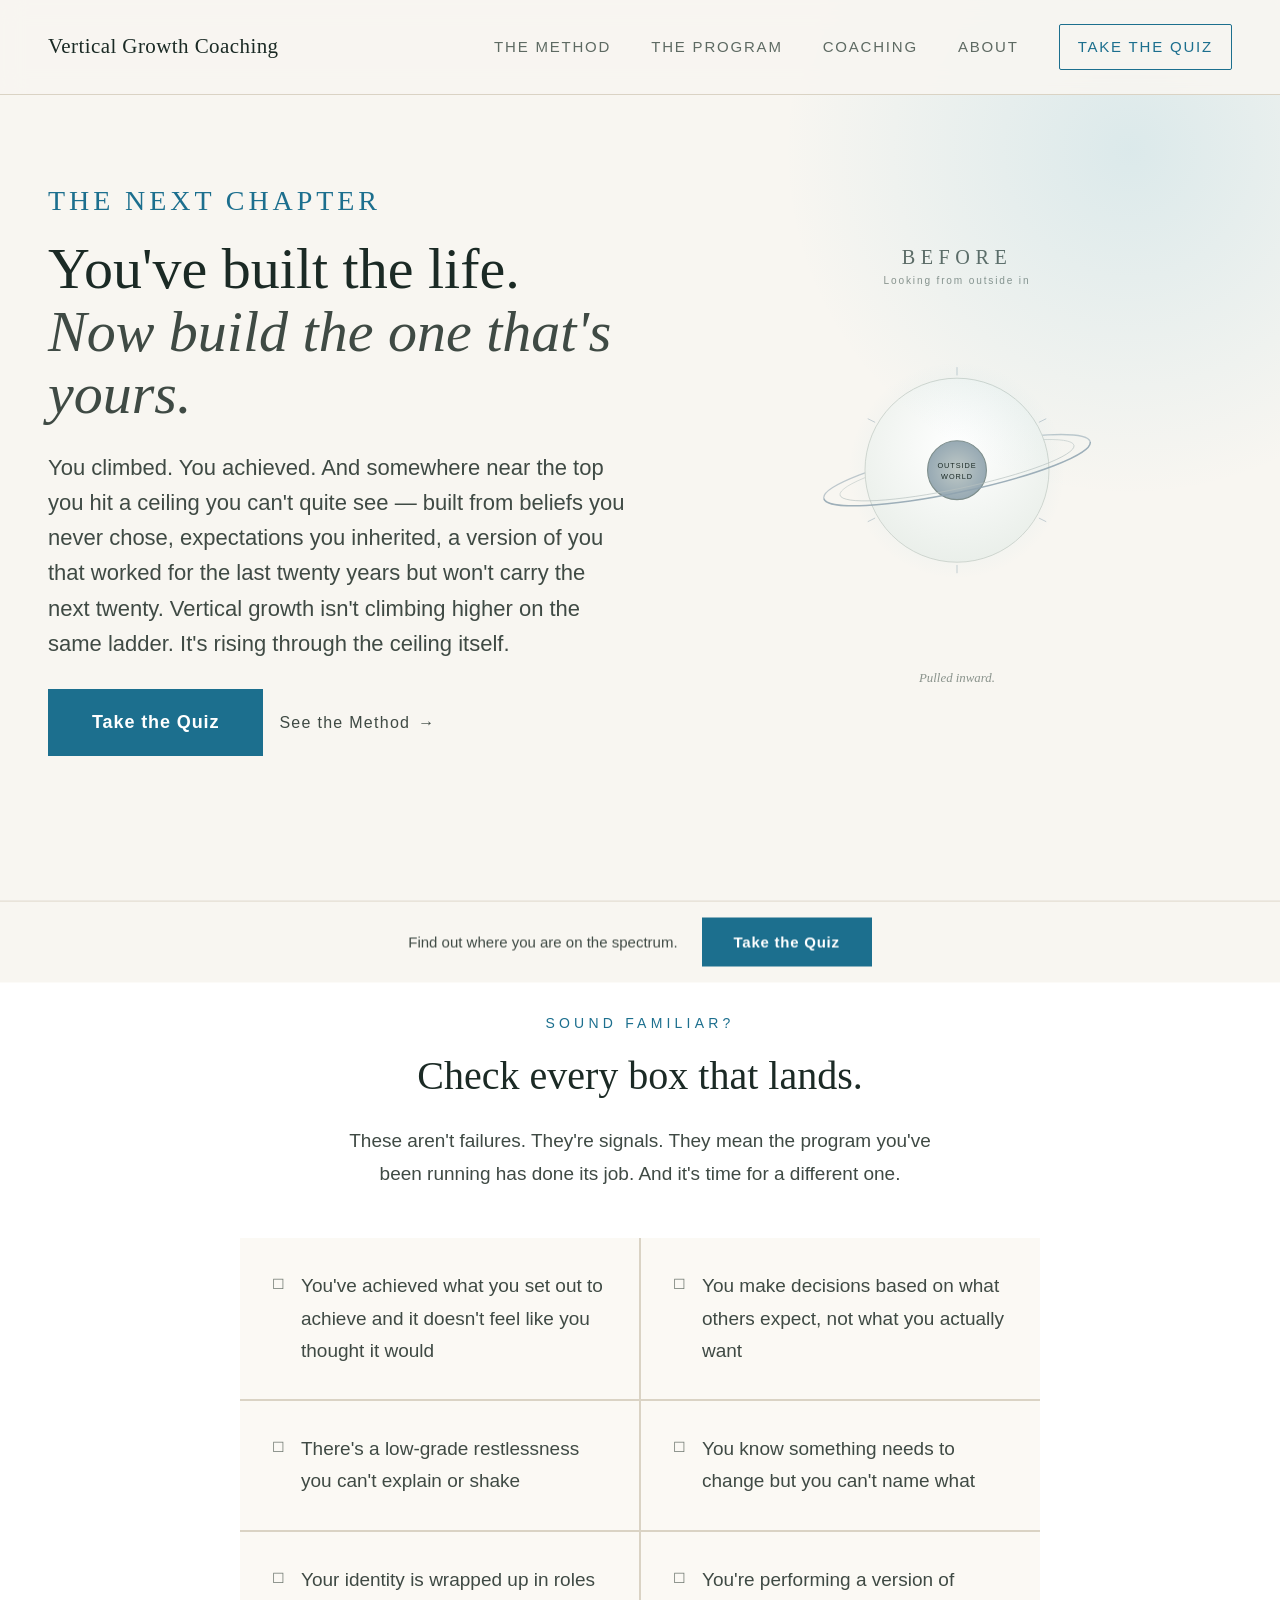
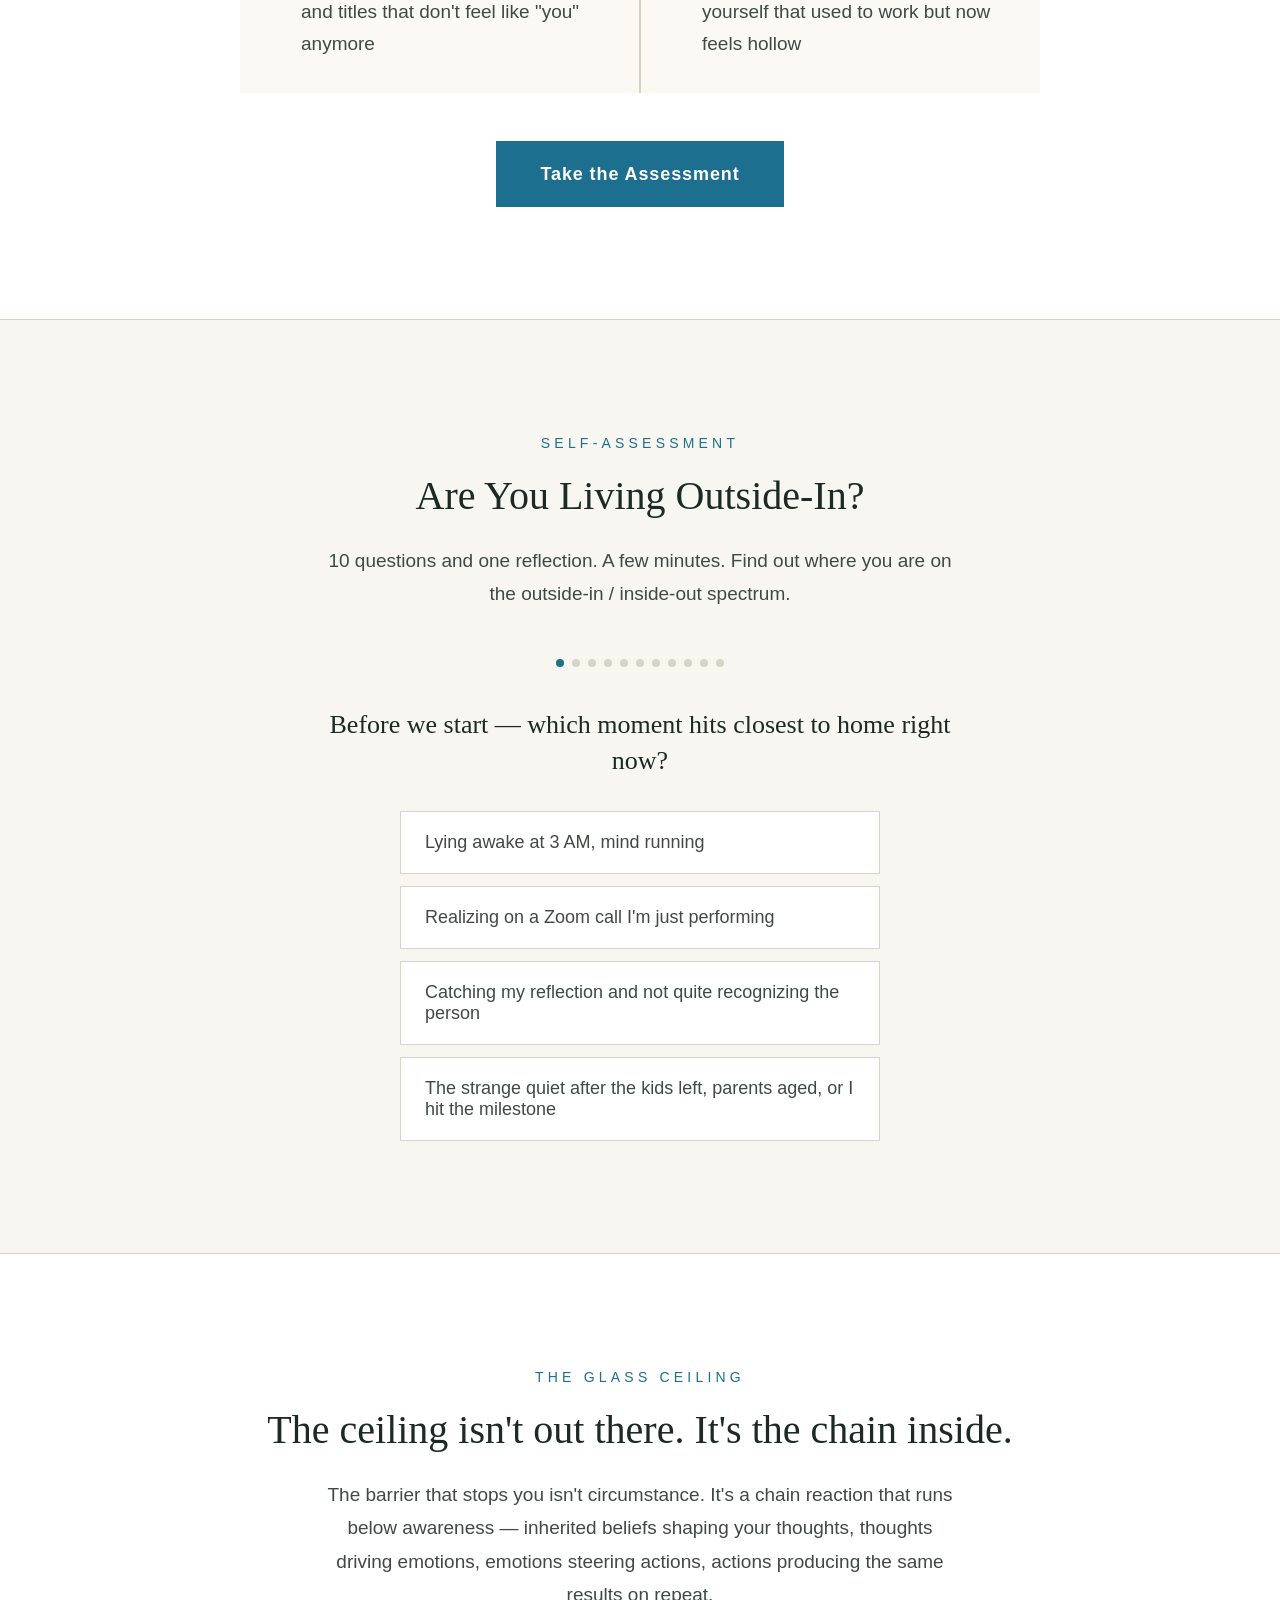
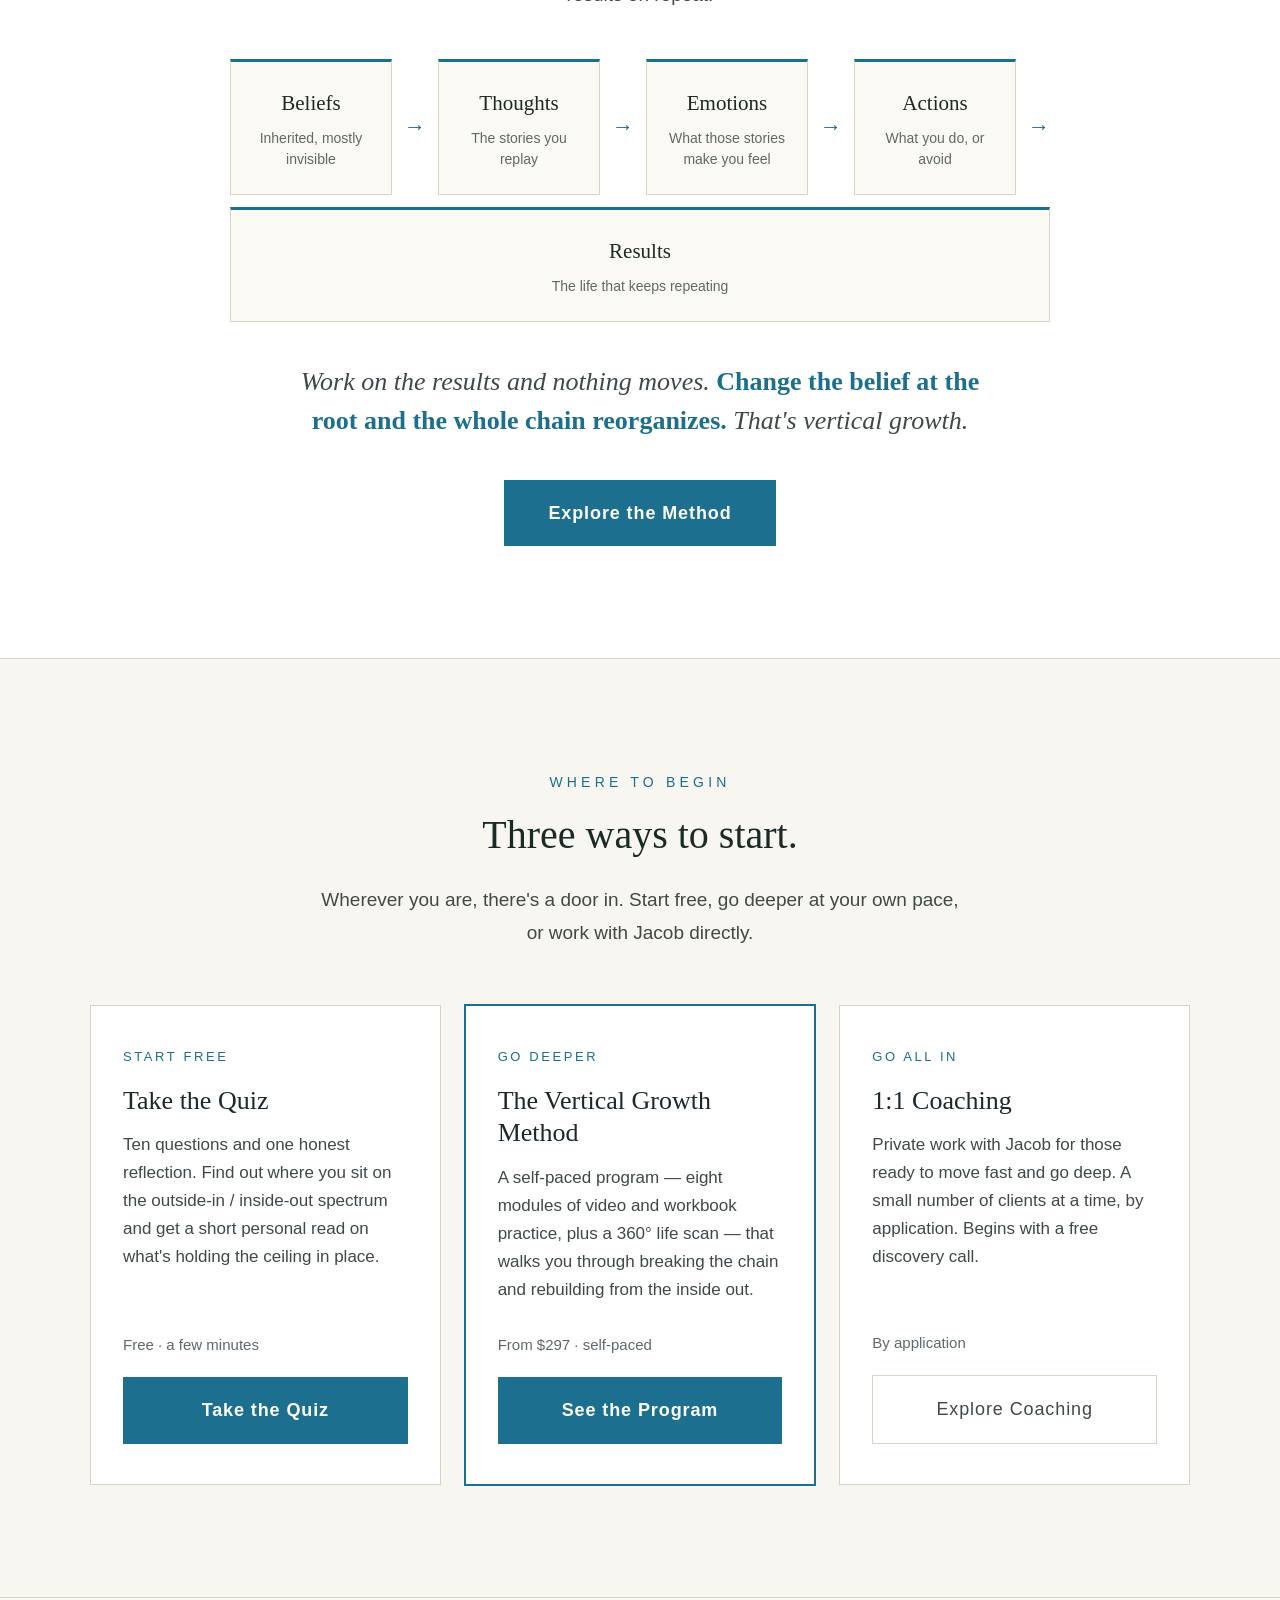
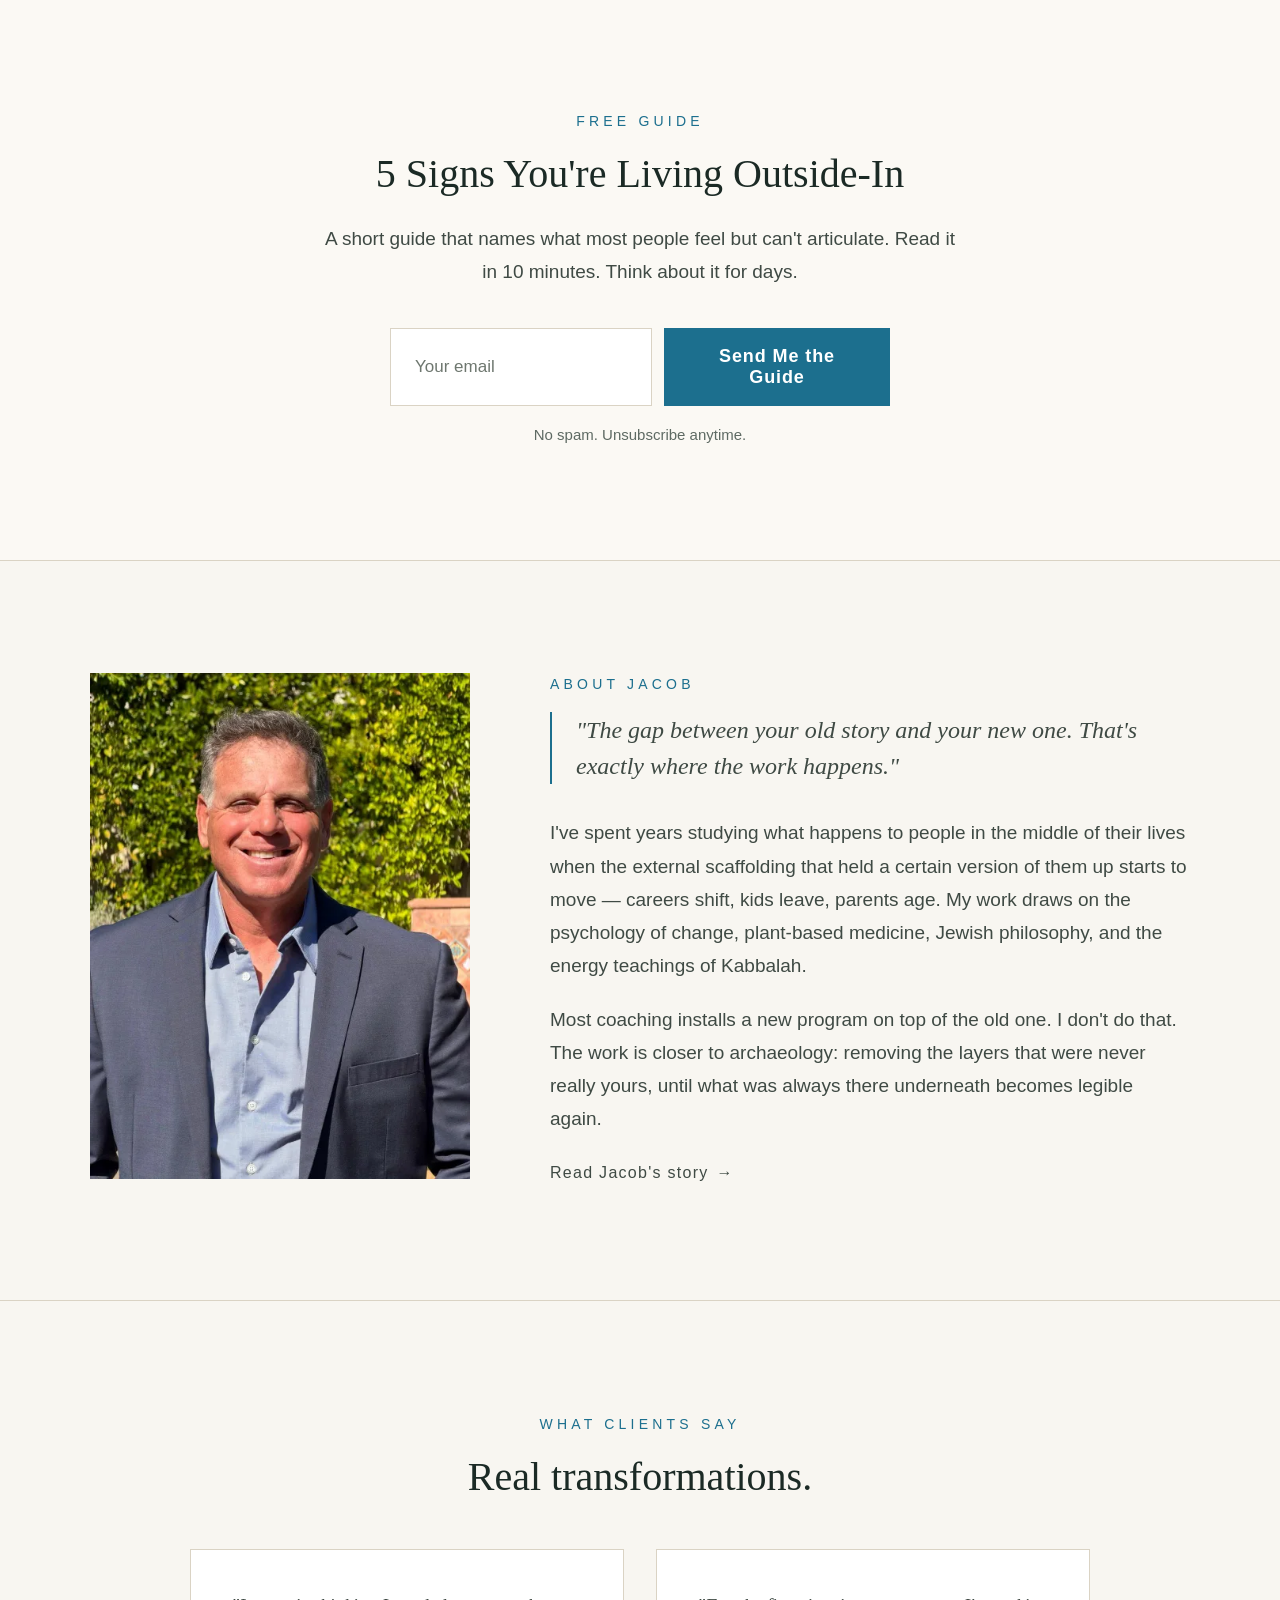
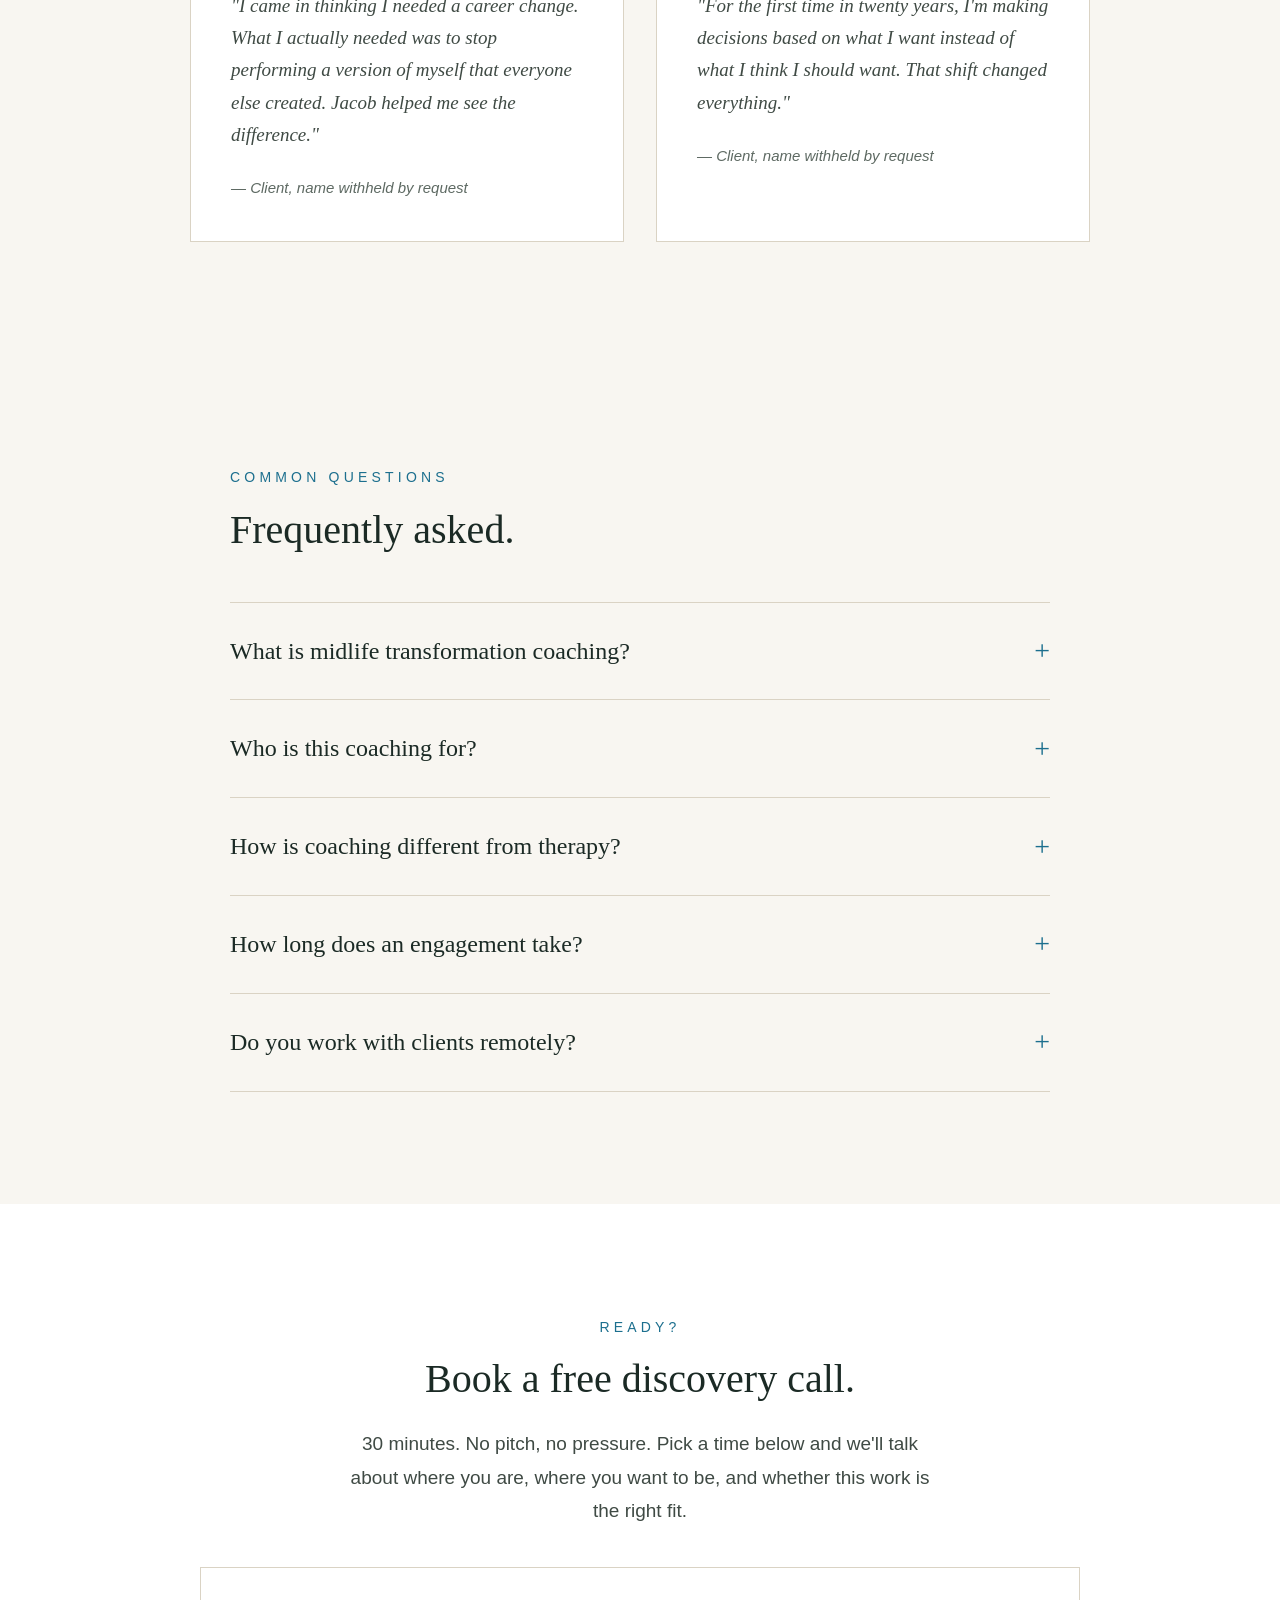
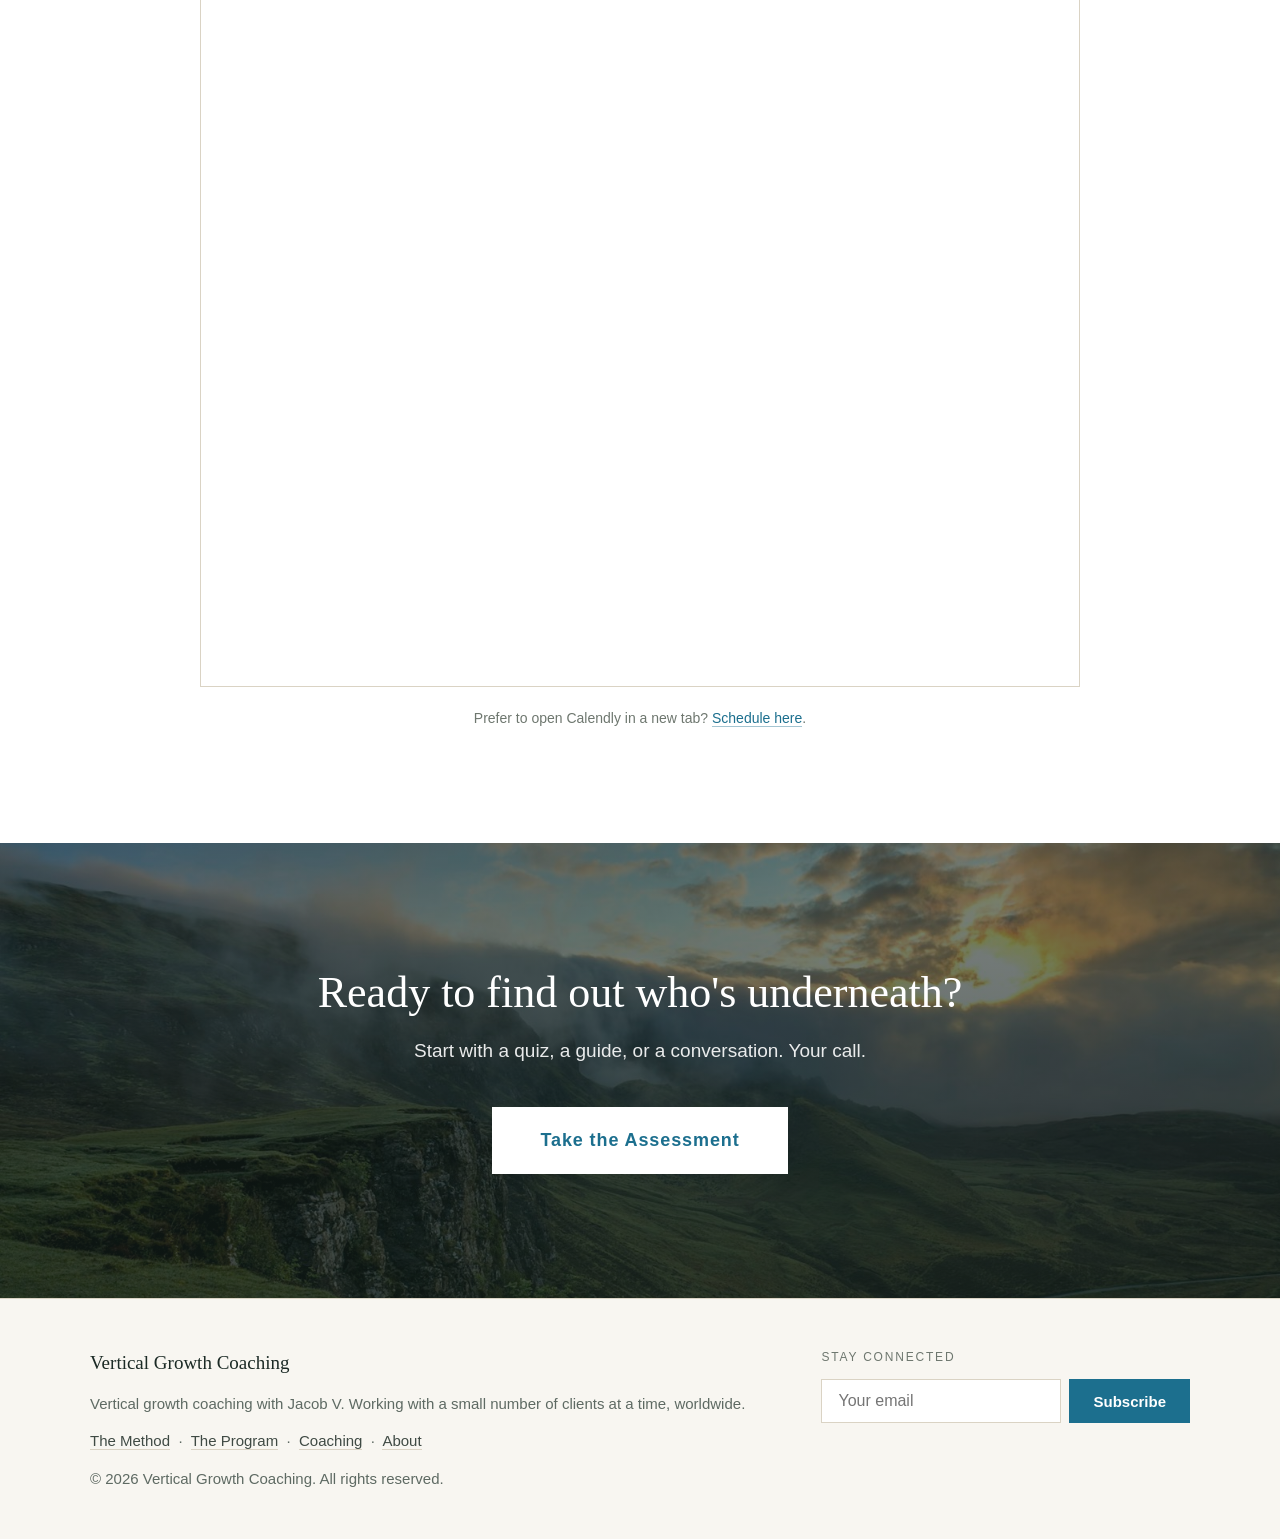
<file: index.html>
<!DOCTYPE html>
<html lang="en">
<head>
  <meta charset="UTF-8">
  <meta name="viewport" content="width=device-width, initial-scale=1.0">
  <title>Midlife Transformation Coaching | Vertical Growth Coaching</title>
  <meta name="description" content="You haven't lost yourself. You've buried yourself. Midlife transformation coaching that helps you excavate who you actually are underneath the roles, titles, and expectations.">
  <meta name="author" content="Jacob V">
  <meta name="publisher" content="Vertical Growth Coaching">
  <meta name="theme-color" content="#F8F6F1">
  <link rel="canonical" href="https://verticalgrowthcoaching.com/">
  <link rel="icon" type="image/svg+xml" href="/favicon.svg">
  <link rel="apple-touch-icon" href="/apple-touch-icon.png">
  <link rel="manifest" href="/site.webmanifest">

  <!-- Open Graph -->
  <meta property="og:type" content="website">
  <meta property="og:site_name" content="Vertical Growth Coaching">
  <meta property="og:title" content="Midlife Transformation Coaching | Vertical Growth Coaching">
  <meta property="og:description" content="You haven't lost yourself. You've buried yourself. Midlife transformation coaching that helps you excavate who you actually are underneath the roles, titles, and expectations.">
  <meta property="og:url" content="https://verticalgrowthcoaching.com/">
  <meta property="og:image" content="https://verticalgrowthcoaching.com/jacob.jpg">
  <meta property="og:image:alt" content="Jacob V, midlife transformation coach and founder of Vertical Growth Coaching">
  <meta property="og:locale" content="en_US">

  <!-- Twitter -->
  <meta name="twitter:card" content="summary_large_image">
  <meta name="twitter:title" content="Midlife Transformation Coaching | Vertical Growth Coaching">
  <meta name="twitter:description" content="You haven't lost yourself. You've buried yourself. Midlife transformation coaching that helps you excavate who you actually are underneath the roles, titles, and expectations.">
  <meta name="twitter:image" content="https://verticalgrowthcoaching.com/jacob.jpg">
  <meta name="twitter:image:alt" content="Jacob V, midlife transformation coach and founder of Vertical Growth Coaching">

  <!-- ── Google Tag Manager ──
       Container: GTM-MJ2HJQQ3. GA4 is wired via the Google Tag *inside*
       the GTM workspace (Measurement ID G-8TCDCKFJ7P), not directly here
       — running both gtag.js and GTM would double-count events. Custom
       dataLayer events are defined in the script at the bottom of <body>. -->
  <script>(function(w,d,s,l,i){w[l]=w[l]||[];w[l].push({'gtm.start':
  new Date().getTime(),event:'gtm.js'});var f=d.getElementsByTagName(s)[0],
  j=d.createElement(s),dl=l!='dataLayer'?'&l='+l:'';j.async=true;j.src=
  'https://www.googletagmanager.com/gtm.js?id='+i+dl;f.parentNode.insertBefore(j,f);
  })(window,document,'script','dataLayer','GTM-MJ2HJQQ3');</script>
  <!-- End Google Tag Manager -->

  <!-- Structured data
       TODO: when available, add Jacob's social profile URLs into the Person and
       ProfessionalService "sameAs" arrays (LinkedIn, Instagram, YouTube, etc.).
       Also add "email" and/or "telephone" to ProfessionalService for richer
       contact info in search results. -->
  <script type="application/ld+json">
  {
    "@context": "https://schema.org",
    "@graph": [
      {
        "@type": "ProfessionalService",
        "@id": "https://verticalgrowthcoaching.com/#business",
        "name": "Vertical Growth Coaching",
        "description": "Midlife transformation coaching that helps you excavate who you actually are underneath the roles, titles, and expectations.",
        "url": "https://verticalgrowthcoaching.com/",
        "image": "https://verticalgrowthcoaching.com/jacob.jpg",
        "priceRange": "$$",
        "areaServed": "Worldwide",
        "serviceType": "Midlife Transformation Coaching",
        "slogan": "You haven't lost yourself. You've buried yourself.",
        "keywords": "midlife coaching, midlife transformation, identity coaching, purpose coaching, midlife crisis coach, executive midlife coach, inside-out coaching, life coach for 40s and 50s",
        "founder": { "@id": "https://verticalgrowthcoaching.com/#jacob" },
        "provider": { "@id": "https://verticalgrowthcoaching.com/#jacob" },
        "knowsAbout": [
          "Midlife transformation",
          "Identity coaching",
          "Purpose and meaning",
          "Inside-out vs. outside-in orientation",
          "Career transitions in midlife",
          "Excavation and reorientation work"
        ],
        "audience": {
          "@type": "PeopleAudience",
          "suggestedMinAge": 40,
          "suggestedMaxAge": 65,
          "audienceType": "Adults in midlife navigating identity, purpose, and meaning transitions"
        },
        "availableChannel": {
          "@type": "ServiceChannel",
          "serviceUrl": "https://verticalgrowthcoaching.com/#book",
          "name": "Online discovery call",
          "availableLanguage": "English"
        }
      },
      {
        "@type": "Person",
        "@id": "https://verticalgrowthcoaching.com/#jacob",
        "name": "Jacob V",
        "jobTitle": "Midlife Transformation Coach",
        "image": "https://verticalgrowthcoaching.com/jacob.jpg",
        "url": "https://verticalgrowthcoaching.com/#about",
        "worksFor": { "@id": "https://verticalgrowthcoaching.com/#business" },
        "knowsAbout": [
          "Midlife transformation coaching",
          "Identity and purpose work",
          "Inside-out reorientation"
        ]
      },
      {
        "@type": "WebSite",
        "@id": "https://verticalgrowthcoaching.com/#website",
        "url": "https://verticalgrowthcoaching.com/",
        "name": "Vertical Growth Coaching",
        "publisher": { "@id": "https://verticalgrowthcoaching.com/#business" },
        "inLanguage": "en-US"
      },
      {
        "@type": "WebPage",
        "@id": "https://verticalgrowthcoaching.com/#webpage",
        "url": "https://verticalgrowthcoaching.com/",
        "name": "Midlife Transformation Coaching | Vertical Growth Coaching",
        "description": "Midlife transformation coaching that helps adults in their 40s, 50s, and early 60s excavate who they actually are underneath the roles, titles, and expectations.",
        "isPartOf": { "@id": "https://verticalgrowthcoaching.com/#website" },
        "about": [
          { "@type": "Thing", "name": "Midlife crisis", "sameAs": "https://en.wikipedia.org/wiki/Midlife_crisis" },
          { "@type": "Thing", "name": "Life coaching", "sameAs": "https://en.wikipedia.org/wiki/Coaching" },
          { "@type": "Thing", "name": "Personal development", "sameAs": "https://en.wikipedia.org/wiki/Personal_development" },
          { "@type": "Thing", "name": "Identity", "sameAs": "https://en.wikipedia.org/wiki/Identity_(social_science)" },
          { "@type": "Thing", "name": "Self-actualization", "sameAs": "https://en.wikipedia.org/wiki/Self-actualization" },
          { "@type": "Thing", "name": "Meaning of life", "sameAs": "https://en.wikipedia.org/wiki/Meaning_of_life" }
        ],
        "mentions": [
          { "@type": "Thing", "name": "Midlife transition" },
          { "@type": "Thing", "name": "Purpose in life" },
          { "@type": "Thing", "name": "Authenticity (philosophy)", "sameAs": "https://en.wikipedia.org/wiki/Authenticity_(philosophy)" },
          { "@type": "Thing", "name": "Executive burnout" }
        ],
        "primaryImageOfPage": {
          "@type": "ImageObject",
          "url": "https://verticalgrowthcoaching.com/jacob.jpg"
        }
      },
      {
        "@type": "FAQPage",
        "@id": "https://verticalgrowthcoaching.com/#faq",
        "mainEntity": [
          {
            "@type": "Question",
            "name": "What is midlife transformation coaching?",
            "acceptedAnswer": {
              "@type": "Answer",
              "text": "Structured coaching for adults in the middle of their lives who feel they've achieved what they set out to but no longer recognize themselves in the result. The work is excavation: removing layers of inherited expectation, role identity, and external validation until what's underneath becomes legible again."
            }
          },
          {
            "@type": "Question",
            "name": "Who is this coaching for?",
            "acceptedAnswer": {
              "@type": "Answer",
              "text": "People in their 40s, 50s, and early 60s who are functioning well externally — career, relationships, responsibilities intact — but who feel a low-grade dissonance they can't name. If you've quietly suspected the version of you that worked for the last twenty years is not the version you want for the next twenty, you're the audience."
            }
          },
          {
            "@type": "Question",
            "name": "How is coaching different from therapy?",
            "acceptedAnswer": {
              "@type": "Answer",
              "text": "Therapy works with what's wounded. Coaching works with what's next. We don't process trauma; we excavate identity. If you're in active crisis or processing past harm, therapy first. If you're stable but stuck between an old story and a new one, coaching is the right tool."
            }
          },
          {
            "@type": "Question",
            "name": "How long does an engagement take?",
            "acceptedAnswer": {
              "@type": "Answer",
              "text": "Most clients work with me over a multi-month arc. The first phase, excavation, is the densest. Reorientation and integration unfold at the pace your life can metabolize. I don't sell time-bound packages; the work takes as long as the work takes."
            }
          },
          {
            "@type": "Question",
            "name": "Do you work with clients remotely?",
            "acceptedAnswer": {
              "@type": "Answer",
              "text": "Yes. All sessions are conducted via video. I work with a small number of clients at a time, anywhere in the world."
            }
          }
        ]
      }
    ]
  }
  </script>
  <link rel="stylesheet" href="/styles.css">
</head>
<body>

<!-- Google Tag Manager (noscript) -->
<noscript><iframe src="https://www.googletagmanager.com/ns.html?id=GTM-MJ2HJQQ3"
height="0" width="0" style="display:none;visibility:hidden"></iframe></noscript>
<!-- End Google Tag Manager (noscript) -->

<a class="skip-link" href="#main">Skip to main content</a>

<!-- NAV -->
<header>
  <nav aria-label="Primary">
    <a class="nav-logo" href="/">Vertical Growth Coaching</a>
    <button class="nav-toggle" type="button" aria-label="Open menu" aria-expanded="false" aria-controls="navLinks">
      <span></span><span></span><span></span>
    </button>
    <div class="nav-links" id="navLinks">
      <a href="/method.html">The Method</a>
      <a href="/program.html">The Program</a>
      <a href="/coaching.html">Coaching</a>
      <a href="/about.html">About</a>
      <a href="/#quiz" class="nav-cta">Take the Quiz</a>
    </div>
  </nav>
</header>

<main id="main">

<!-- HERO -->
<section class="hero">
  <div class="hero-inner">
    <div class="hero-text-top">
      <h1>The Next Chapter</h1>
      <p class="hero-tagline">You've built the life.<br><em>Now build the one that's yours.</em></p>
    </div>

    <div class="hero-diagram">
      <svg class="circles-svg" viewBox="0 0 500 520" fill="none" xmlns="http://www.w3.org/2000/svg" role="img" aria-labelledby="orientationTitle orientationDesc">
        <title id="orientationTitle">Inside-Out vs. Outside-In Orientation</title>
        <desc id="orientationDesc">An animated diagram that loops between two states. In the "Before" state, the outside world sits at the center of life and the six domains — Purpose, Work, Family, Love, Spirit, Health — are organized around it, ringed tightly by an ember halo. In the "After" state, the self is at the center, the outside world becomes a peripheral gold orbit, and the same six domains brighten as they express outward from a self-anchored core.</desc>

        <defs>
          <radialGradient id="planet" cx="50%" cy="38%" r="62%">
            <stop offset="0%" stop-color="#FFFFFF"/>
            <stop offset="100%" stop-color="#EAEFEA"/>
          </radialGradient>
          <radialGradient id="coreWorld" cx="50%" cy="50%" r="60%">
            <stop offset="0%" stop-color="#BFC9C6"/>
            <stop offset="100%" stop-color="#8FA3B0"/>
          </radialGradient>
          <radialGradient id="coreSelf" cx="50%" cy="45%" r="55%">
            <stop offset="0%" stop-color="#BFE6F4"/>
            <stop offset="55%" stop-color="#2E9CC4"/>
            <stop offset="100%" stop-color="#1C6F8E"/>
          </radialGradient>
          <radialGradient id="emberHalo" cx="50%" cy="50%" r="50%">
            <stop offset="0%" stop-color="#2E9CC4" stop-opacity="0.30"/>
            <stop offset="60%" stop-color="#2E9CC4" stop-opacity="0.10"/>
            <stop offset="100%" stop-color="#2E9CC4" stop-opacity="0"/>
          </radialGradient>
        </defs>

        <g class="anim-before">
          <text x="250" y="36" text-anchor="middle" font-family="Georgia, serif" font-size="22" fill="#5E6A63" letter-spacing="6">BEFORE</text>
          <text x="250" y="58" text-anchor="middle" font-family="-apple-system, sans-serif" font-size="11" fill="#8A938C" letter-spacing="2">Looking from outside in</text>
        </g>
        <g class="anim-after">
          <text x="250" y="36" text-anchor="middle" font-family="Georgia, serif" font-size="22" fill="#1C6F8E" letter-spacing="6">AFTER</text>
          <text x="250" y="58" text-anchor="middle" font-family="-apple-system, sans-serif" font-size="11" fill="#5E6A63" letter-spacing="2">Looking from inside out</text>
        </g>

        <g transform="translate(250 260)">
          <circle class="anim-before" r="118" fill="url(#emberHalo)" opacity="0.55"/>
          <g class="anim-after">
            <circle class="self-halo" r="150" fill="url(#emberHalo)"/>
          </g>

          <g transform="rotate(-12)">
            <g class="anim-before">
              <path d="M -148 0 A 148 24 0 0 1 148 0" stroke="#8FA3B0" stroke-width="1.5" fill="none" opacity="0.55"/>
              <path d="M -130 0 A 130 20 0 0 1 130 0" stroke="#B8C2C0" stroke-width="1" fill="none" opacity="0.55"/>
            </g>
            <g class="anim-after">
              <path d="M -162 0 A 162 28 0 0 1 162 0" stroke="#2E9CC4" stroke-width="1.2" fill="none" opacity="0.6"/>
              <path d="M -142 0 A 142 22 0 0 1 142 0" stroke="#8FA3B0" stroke-width="1" fill="none" opacity="0.5"/>
            </g>
          </g>

          <text class="anim-after" x="0" y="-34" text-anchor="middle" font-family="-apple-system, sans-serif" font-size="9" fill="#5E6A63" letter-spacing="3">OUTSIDE WORLD</text>

          <circle r="100" fill="url(#planet)" stroke="#CBD3CC" stroke-width="1"/>

          <g class="wedge-lines">
            <line x1="32"   y1="0"     x2="100"  y2="0"/>
            <line x1="16"   y1="27.7"  x2="50"   y2="86.6"/>
            <line x1="-16"  y1="27.7"  x2="-50"  y2="86.6"/>
            <line x1="-32"  y1="0"     x2="-100" y2="0"/>
            <line x1="-16"  y1="-27.7" x2="-50"  y2="-86.6"/>
            <line x1="16"   y1="-27.7" x2="50"   y2="-86.6"/>
          </g>

          <g class="domain-labels" font-family="-apple-system, sans-serif" font-size="10" letter-spacing="1.4" text-anchor="middle">
            <text x="0"   y="-62">PURPOSE</text>
            <text x="54"  y="-30">WORK</text>
            <text x="54"  y="36">FAMILY</text>
            <text x="0"   y="68">LOVE</text>
            <text x="-54" y="36">SPIRIT</text>
            <text x="-54" y="-30">HEALTH</text>
          </g>

          <g class="anim-before" stroke="#8FA3B0" stroke-width="0.9" fill="none" opacity="0.6">
            <path d="M 0 -112 L 0 -103"/>
            <path d="M 97 -56 L 89 -52"/>
            <path d="M 97 56 L 89 52"/>
            <path d="M 0 112 L 0 103"/>
            <path d="M -97 56 L -89 52"/>
            <path d="M -97 -56 L -89 -52"/>
          </g>
          <g class="anim-after" stroke="#2E9CC4" stroke-width="1" fill="none" opacity="0.8">
            <path d="M 0 -103 L 0 -114"/>
            <path d="M 89 -52 L 98 -57"/>
            <path d="M 89 52 L 98 57"/>
            <path d="M 0 103 L 0 114"/>
            <path d="M -89 52 L -98 57"/>
            <path d="M -89 -52 L -98 -57"/>
          </g>

          <g class="anim-before">
            <circle r="32" fill="url(#coreWorld)" stroke="#7E8E8C" stroke-width="1.2"/>
            <text y="-2" text-anchor="middle" font-family="-apple-system, sans-serif" font-size="8" fill="#1B2A25" letter-spacing="1">OUTSIDE</text>
            <text y="10" text-anchor="middle" font-family="-apple-system, sans-serif" font-size="8" fill="#1B2A25" letter-spacing="1">WORLD</text>
          </g>

          <g class="anim-after">
            <circle r="32" fill="url(#coreSelf)" stroke="#BFE6F4" stroke-width="1.2"/>
            <text y="11" text-anchor="middle" font-family="Georgia, serif" font-size="34" font-style="italic" font-weight="bold" fill="#FFF6E8">I</text>
          </g>

          <g transform="rotate(-12)">
            <g class="anim-before">
              <path d="M -148 0 A 148 24 0 0 0 148 0" stroke="#8FA3B0" stroke-width="1.6" fill="none" opacity="0.85"/>
              <path d="M -130 0 A 130 20 0 0 0 130 0" stroke="#B8C2C0" stroke-width="1" fill="none" opacity="0.7"/>
            </g>
            <g class="anim-after">
              <path d="M -162 0 A 162 28 0 0 0 162 0" stroke="#2E9CC4" stroke-width="1.4" fill="none" opacity="0.8"/>
              <path d="M -142 0 A 142 22 0 0 0 142 0" stroke="#8FA3B0" stroke-width="1" fill="none" opacity="0.55"/>
            </g>
          </g>
        </g>

        <text class="anim-before" x="250" y="490" text-anchor="middle" font-family="Georgia, serif" font-size="14" fill="#8A938C" font-style="italic">Pulled inward.</text>
        <text class="anim-after"  x="250" y="490" text-anchor="middle" font-family="Georgia, serif" font-size="14" fill="#1F3D34" font-style="italic">Radiating outward.</text>
      </svg>
    </div>

    <div class="hero-text-bottom">
      <p class="hero-body">
        You climbed. You achieved. And somewhere near the top you hit a ceiling you can't quite see — built from beliefs you never chose, expectations you inherited, a version of you that worked for the last twenty years but won't carry the next twenty. Vertical growth isn't climbing higher on the same ladder. It's rising through the ceiling itself.
      </p>
      <div class="cta-group">
        <a href="#quiz" class="btn-primary">Take the Quiz</a>
        <a href="/method.html" class="btn-ghost">See the Method</a>
      </div>
    </div>
  </div>
</section>

<!-- PROBLEM IDENTIFICATION -->
<section id="problem">
  <div class="problem-inner">
    <div class="section-label">Sound Familiar?</div>
    <h2 class="section-title">Check every box that lands.</h2>
    <p class="section-body">
      These aren't failures. They're signals. They mean the program you've been running has done its job. And it's time for a different one.
    </p>
    <div class="pain-points">
      <div class="pain-point">
        <span class="pain-check">☐</span>
        <span>You've achieved what you set out to achieve and it doesn't feel like you thought it would</span>
      </div>
      <div class="pain-point">
        <span class="pain-check">☐</span>
        <span>You make decisions based on what others expect, not what you actually want</span>
      </div>
      <div class="pain-point">
        <span class="pain-check">☐</span>
        <span>There's a low-grade restlessness you can't explain or shake</span>
      </div>
      <div class="pain-point">
        <span class="pain-check">☐</span>
        <span>You know something needs to change but you can't name what</span>
      </div>
      <div class="pain-point">
        <span class="pain-check">☐</span>
        <span>Your identity is wrapped up in roles and titles that don't feel like "you" anymore</span>
      </div>
      <div class="pain-point">
        <span class="pain-check">☐</span>
        <span>You're performing a version of yourself that used to work but now feels hollow</span>
      </div>
    </div>
    <a href="#quiz" class="btn-primary">Take the Assessment</a>
  </div>
</section>

<!-- QUIZ -->
<section id="quiz">
  <div class="quiz-container">
    <div class="section-label">Self-Assessment</div>
    <h2 class="section-title">Are You Living Outside-In?</h2>
    <p class="section-body">10 questions and one reflection. A few minutes. Find out where you are on the outside-in / inside-out spectrum.</p>

    <noscript>
      <p class="section-body" style="border-left:3px solid var(--ember);padding:16px 20px;background:var(--elevated);">
        The interactive assessment needs JavaScript enabled. You can still <a href="#book" style="color:var(--ember);">book a free discovery call</a> to talk through where you are.
      </p>
    </noscript>

    <!-- Quiz Engine -->
    <div id="quizEngine">

      <!-- Shared progress bar (populated by JS) -->
      <div class="quiz-progress" id="quizProgress" aria-hidden="true"></div>

      <!-- Q0 — Opening moment -->
      <div class="quiz-step active" data-step="opening">
        <p class="quiz-question">Before we start — which moment hits closest to home right now?</p>
        <div class="quiz-options">
          <button class="quiz-option" data-advance="auto" data-value="3am">Lying awake at 3 AM, mind running</button>
          <button class="quiz-option" data-advance="auto" data-value="zoom">Realizing on a Zoom call I'm just performing</button>
          <button class="quiz-option" data-advance="auto" data-value="reflection">Catching my reflection and not quite recognizing the person</button>
          <button class="quiz-option" data-advance="auto" data-value="quiet">The strange quiet after the kids left, parents aged, or I hit the milestone</button>
        </div>
      </div>

      <!-- Q1 -->
      <div class="quiz-step" data-step="1">
        <p class="quiz-question">When you make a big life decision, what's your first instinct?</p>
        <div class="quiz-options">
          <button class="quiz-option" data-advance="auto" data-value="4">Think about what people will think</button>
          <button class="quiz-option" data-advance="auto" data-value="3">Weigh the pros and cons everyone would agree with</button>
          <button class="quiz-option" data-advance="auto" data-value="2">Check in with a few trusted people, then decide</button>
          <button class="quiz-option" data-advance="auto" data-value="1">Sit with it alone until I know what I actually want</button>
        </div>
      </div>

      <!-- Q2 -->
      <div class="quiz-step" data-step="2">
        <p class="quiz-question">How often do you do things because you "should" rather than because you want to?</p>
        <div class="quiz-options">
          <button class="quiz-option" data-advance="auto" data-value="4">Most of the time. My life runs on should.</button>
          <button class="quiz-option" data-advance="auto" data-value="3">Often. It's hard to separate should from want.</button>
          <button class="quiz-option" data-advance="auto" data-value="2">Sometimes, but I'm getting better at noticing.</button>
          <button class="quiz-option" data-advance="auto" data-value="1">Rarely. I've learned to trust my own compass.</button>
        </div>
      </div>

      <!-- Q3 -->
      <div class="quiz-step" data-step="3">
        <p class="quiz-question">If someone asked you "who are you, without your job title or family role?" how would you feel?</p>
        <div class="quiz-options">
          <button class="quiz-option" data-advance="auto" data-value="4">Genuinely anxious. I don't know the answer.</button>
          <button class="quiz-option" data-advance="auto" data-value="3">Uncomfortable. I'd struggle to answer.</button>
          <button class="quiz-option" data-advance="auto" data-value="2">Curious. I'd have to think about it.</button>
          <button class="quiz-option" data-advance="auto" data-value="1">Clear. I know who I am beyond roles.</button>
        </div>
      </div>

      <!-- Q4 -->
      <div class="quiz-step" data-step="4">
        <p class="quiz-question">When you achieve something significant, what happens next?</p>
        <div class="quiz-options">
          <button class="quiz-option" data-advance="auto" data-value="4">Brief relief, then immediately onto the next thing</button>
          <button class="quiz-option" data-advance="auto" data-value="3">Satisfaction, but it fades fast</button>
          <button class="quiz-option" data-advance="auto" data-value="2">Genuine pride, though I wonder if it's "enough"</button>
          <button class="quiz-option" data-advance="auto" data-value="1">Deep fulfillment. I did it because it mattered to me.</button>
        </div>
      </div>

      <!-- INTERLUDE -->
      <div class="quiz-step" data-step="interlude">
        <div class="quiz-interlude">
          <p class="quiz-interlude-headline">You're halfway.</p>
          <p class="quiz-interlude-body">A lot of people pause here. That's not weakness — it's the part of you that's been silent finally getting a turn. Take a breath, then keep going.</p>
          <button class="btn-primary" id="interludeContinue">Continue</button>
        </div>
      </div>

      <!-- Q5 -->
      <div class="quiz-step" data-step="5">
        <p class="quiz-question">How would you describe the gap between how you present yourself and how you actually feel?</p>
        <div class="quiz-options">
          <button class="quiz-option" data-advance="auto" data-value="4">Massive. People would be surprised by what's underneath.</button>
          <button class="quiz-option" data-advance="auto" data-value="3">Significant. I perform more than I let on.</button>
          <button class="quiz-option" data-advance="auto" data-value="2">Moderate. I show most of myself, but not all.</button>
          <button class="quiz-option" data-advance="auto" data-value="1">Small. What you see is close to what you get.</button>
        </div>
      </div>

      <!-- Q6 -->
      <div class="quiz-step" data-step="6">
        <p class="quiz-question">When you think about the next 10 years, what comes up?</p>
        <div class="quiz-options">
          <button class="quiz-option" data-advance="auto" data-value="4">Dread. More of the same, or worse.</button>
          <button class="quiz-option" data-advance="auto" data-value="3">Uncertainty. I can't picture it clearly.</button>
          <button class="quiz-option" data-advance="auto" data-value="2">Hope, mixed with doubt about whether I'll actually change.</button>
          <button class="quiz-option" data-advance="auto" data-value="1">Excitement. I'm building toward something real.</button>
        </div>
      </div>

      <!-- Q7 -->
      <div class="quiz-step" data-step="7">
        <p class="quiz-question">How connected do you feel to a sense of purpose right now?</p>
        <div class="quiz-options">
          <button class="quiz-option" data-advance="auto" data-value="4">I lost it. Or maybe I never really had one that was mine.</button>
          <button class="quiz-option" data-advance="auto" data-value="3">I sense something but can't articulate it.</button>
          <button class="quiz-option" data-advance="auto" data-value="2">I'm in the process of rediscovering it.</button>
          <button class="quiz-option" data-advance="auto" data-value="1">Deeply connected. It guides my daily choices.</button>
        </div>
      </div>

      <!-- CONTEXT (multi-select, new) -->
      <div class="quiz-step" data-step="context">
        <p class="quiz-question">What's happening in your life right now that brought you here?</p>
        <p class="quiz-subtext">Pick up to two. There are no wrong answers.</p>
        <div class="quiz-options-multi">
          <button class="quiz-option-multi" data-value="career">Career feels off and I can't tell if it's the role or me</button>
          <button class="quiz-option-multi" data-value="empty_nest">Kids becoming independent or empty-nesting</button>
          <button class="quiz-option-multi" data-value="aging_parents">A parent aging, ill, or recently lost</button>
          <button class="quiz-option-multi" data-value="relationship">A relationship is shifting</button>
          <button class="quiz-option-multi" data-value="health">A health event got my attention</button>
          <button class="quiz-option-multi" data-value="milestone">Hit a milestone birthday and something cracked</button>
          <button class="quiz-option-multi" data-value="nothing">Nothing specific — just a quiet, persistent feeling</button>
        </div>
        <textarea id="contextOther" class="quiz-textarea-small" placeholder="Something else (optional)" rows="2"></textarea>
        <button class="btn-primary quiz-continue-btn" id="contextContinue" disabled>Continue</button>
      </div>

      <!-- ASPIRATION (free text, new, optional) -->
      <div class="quiz-step" data-step="aspiration">
        <p class="quiz-question">One last reflection.</p>
        <p class="quiz-subtext">If we did this work and it actually worked — what would be different in 12 months?</p>
        <textarea id="aspirationText" class="quiz-textarea" placeholder="One sentence or one paragraph. Doesn't have to be polished." rows="5"></textarea>
        <div class="quiz-aspiration-actions">
          <button class="btn-primary" id="aspirationContinue">Continue</button>
          <button class="btn-ghost" id="aspirationSkip">Skip this</button>
        </div>
      </div>

      <!-- PRIMARY PAIN (existing Q8) -->
      <div class="quiz-step" data-step="primary">
        <p class="quiz-question">If you could change one thing about your inner life right now, what would it be?</p>
        <div class="quiz-options">
          <button class="quiz-option" data-advance="auto" data-value="purpose">I want to feel like my life means something beyond achievement</button>
          <button class="quiz-option" data-advance="auto" data-value="identity">I want to know who I actually am, not who I've been performing</button>
          <button class="quiz-option" data-advance="auto" data-value="freedom">I want to stop caring so much about what everyone thinks</button>
          <button class="quiz-option" data-advance="auto" data-value="clarity">I want clarity. I'm stuck between the old me and something new.</button>
        </div>
      </div>

      <!-- EMAIL GATE (upgraded) -->
      <div class="quiz-step" data-step="email">
        <p class="quiz-question">Your results are ready.</p>
        <p class="quiz-subtext">Where should I send them? I'll include a short personal note based on your answers — usually within 24 hours.</p>
        <div class="quiz-email-gate">
          <input type="text" id="quizName" placeholder="First name">
          <input type="email" id="quizEmail" placeholder="Email address">

          <fieldset class="age-band-fieldset">
            <legend>Your age range</legend>
            <div class="age-band-options">
              <label><input type="radio" name="ageBand" value="30s"><span>30s</span></label>
              <label><input type="radio" name="ageBand" value="40s"><span>40s</span></label>
              <label><input type="radio" name="ageBand" value="50s"><span>50s</span></label>
              <label><input type="radio" name="ageBand" value="60s"><span>60s</span></label>
              <label><input type="radio" name="ageBand" value="70+"><span>70+</span></label>
            </div>
          </fieldset>

          <label class="consent-row">
            <input type="checkbox" id="marketingConsent">
            <span>Send me the occasional insight from Jacob too (optional, unsubscribe any time).</span>
          </label>

          <button class="btn-primary" onclick="showResults()">See My Results</button>
          <p class="privacy-note">Your results are sent regardless. Marketing consent is separate and revocable any time.</p>
        </div>
      </div>

      <!-- RESULTS -->
      <div class="quiz-step" data-step="results">
        <div class="quiz-results">
          <p class="result-greeting" id="resultGreeting"></p>
          <div class="result-score" id="resultScore">--</div>
          <div class="result-label" id="resultLabel">Loading...</div>
          <div class="result-breakdown" id="resultBreakdown"></div>
          <div style="text-align:center; margin-top: 40px;">
            <p style="color: var(--text-2); margin-bottom: 24px; font-size: 19px;">This is a starting point, not a verdict. The real work starts with a conversation.</p>
            <a href="#book" class="btn-primary">Book a Free Call</a>
          </div>
        </div>
      </div>

    </div>
  </div>
</section>

<!-- GLASS CEILING (teaser → method) -->
<section id="glass-ceiling">
  <div class="ceiling-inner">
    <div class="section-label">The Glass Ceiling</div>
    <h2 class="section-title">The ceiling isn't out there. It's the chain inside.</h2>
    <p class="section-body">
      The barrier that stops you isn't circumstance. It's a chain reaction that runs below awareness — inherited beliefs shaping your thoughts, thoughts driving emotions, emotions steering actions, actions producing the same results on repeat.
    </p>
    <div class="chain">
      <div class="chain-node"><div class="chain-label">Beliefs</div><div class="chain-sub">Inherited, mostly invisible</div></div>
      <span class="chain-arrow">→</span>
      <div class="chain-node"><div class="chain-label">Thoughts</div><div class="chain-sub">The stories you replay</div></div>
      <span class="chain-arrow">→</span>
      <div class="chain-node"><div class="chain-label">Emotions</div><div class="chain-sub">What those stories make you feel</div></div>
      <span class="chain-arrow">→</span>
      <div class="chain-node"><div class="chain-label">Actions</div><div class="chain-sub">What you do, or avoid</div></div>
      <span class="chain-arrow">→</span>
      <div class="chain-node"><div class="chain-label">Results</div><div class="chain-sub">The life that keeps repeating</div></div>
    </div>
    <p class="ceiling-note">Work on the results and nothing moves. <strong>Change the belief at the root and the whole chain reorganizes.</strong> That's vertical growth.</p>
    <div class="cta-group" style="justify-content:center;margin-top:40px;">
      <a href="/method.html" class="btn-primary">Explore the Method</a>
    </div>
  </div>
</section>

<!-- VALUE LADDER -->
<section id="value-ladder">
  <div class="ladder-inner">
    <div class="section-label">Where to Begin</div>
    <h2 class="section-title">Three ways to start.</h2>
    <p class="section-body">Wherever you are, there's a door in. Start free, go deeper at your own pace, or work with Jacob directly.</p>
    <div class="ladder-grid">
      <div class="ladder-card">
        <div class="ladder-step">Start free</div>
        <h3>Take the Quiz</h3>
        <p>Ten questions and one honest reflection. Find out where you sit on the outside-in / inside-out spectrum and get a short personal read on what's holding the ceiling in place.</p>
        <div class="ladder-price">Free · a few minutes</div>
        <a href="#quiz" class="btn-primary">Take the Quiz</a>
      </div>
      <div class="ladder-card featured">
        <div class="ladder-step">Go deeper</div>
        <h3>The Vertical Growth Method</h3>
        <p>A self-paced program — eight modules of video and workbook practice, plus a 360° life scan — that walks you through breaking the chain and rebuilding from the inside out.</p>
        <div class="ladder-price">From $297 · self-paced</div>
        <a href="/program.html" class="btn-primary">See the Program</a>
      </div>
      <div class="ladder-card">
        <div class="ladder-step">Go all in</div>
        <h3>1:1 Coaching</h3>
        <p>Private work with Jacob for those ready to move fast and go deep. A small number of clients at a time, by application. Begins with a free discovery call.</p>
        <div class="ladder-price">By application</div>
        <a href="/coaching.html" class="btn-secondary">Explore Coaching</a>
      </div>
    </div>
  </div>
</section>

<!-- LEAD MAGNET -->
<section id="lead-magnet">
  <div class="lead-magnet-inner">
    <div class="section-label">Free Guide</div>
    <h2 class="section-title">5 Signs You're Living Outside-In</h2>
    <p class="section-body">
      A short guide that names what most people feel but can't articulate. Read it in 10 minutes. Think about it for days.
    </p>
    <form class="lead-magnet-form" name="lead-magnet" method="POST" data-netlify="true" netlify-honeypot="bot-field" onsubmit="handleLeadMagnet(event)">
      <input type="hidden" name="form-name" value="lead-magnet">
      <p hidden><label>Don't fill this out: <input name="bot-field"></label></p>
      <input type="email" name="email" placeholder="Your email" required>
      <button type="submit" class="btn-primary">Send Me the Guide</button>
    </form>
    <p class="lead-magnet-privacy">No spam. Unsubscribe anytime.</p>
    <div class="success-msg" id="leadMagnetSuccess">Check your inbox. The guide is on its way.</div>
  </div>
</section>

<!-- ABOUT -->
<section id="about">
  <div class="about-inner">
    <div class="about-portrait">
      <picture>
        <source
          type="image/webp"
          srcset="jacob-320.webp 320w, jacob-480.webp 480w, jacob-760.webp 760w"
          sizes="(max-width: 768px) 100vw, 380px">
        <img
          src="jacob.jpg"
          alt="Jacob V, midlife transformation coach and founder of Vertical Growth Coaching"
          width="960" height="1280"
          loading="lazy" decoding="async"
          style="width:100%;height:100%;object-fit:cover;object-position:center top;display:block;">
      </picture>
    </div>
    <div class="about-text">
      <div class="section-label">About Jacob</div>
      <blockquote>"The gap between your old story and your new one. That's exactly where the work happens."</blockquote>
      <p>
        I've spent years studying what happens to people in the middle of their lives when the external scaffolding that held a certain version of them up starts to move — careers shift, kids leave, parents age. My work draws on the psychology of change, plant-based medicine, Jewish philosophy, and the energy teachings of Kabbalah.
      </p>
      <p>
        Most coaching installs a new program on top of the old one. I don't do that. The work is closer to archaeology: removing the layers that were never really yours, until what was always there underneath becomes legible again.
      </p>
      <a href="/about.html" class="btn-ghost">Read Jacob's story</a>
    </div>
  </div>
</section>

<!-- TESTIMONIALS -->
<section id="testimonials">
  <div class="testimonials-inner">
    <div class="section-label">What Clients Say</div>
    <h2 class="section-title">Real transformations.</h2>
    <div class="testimonial-grid">
      <div class="testimonial-card">
        <p class="testimonial-quote">"I came in thinking I needed a career change. What I actually needed was to stop performing a version of myself that everyone else created. Jacob helped me see the difference."</p>
        <p class="testimonial-placeholder">— Client, name withheld by request</p>
      </div>
      <div class="testimonial-card">
        <p class="testimonial-quote">"For the first time in twenty years, I'm making decisions based on what I want instead of what I think I should want. That shift changed everything."</p>
        <p class="testimonial-placeholder">— Client, name withheld by request</p>
      </div>
    </div>
  </div>
</section>

<!-- FAQ -->
<section id="faq">
  <div class="faq-inner">
    <div class="section-label">Common Questions</div>
    <h2 class="section-title">Frequently asked.</h2>
    <div class="faq-list">
      <details class="faq-item">
        <summary>What is midlife transformation coaching?</summary>
        <p>Structured coaching for adults in the middle of their lives who feel they've achieved what they set out to but no longer recognize themselves in the result. The work is excavation: removing layers of inherited expectation, role identity, and external validation until what's underneath becomes legible again.</p>
      </details>
      <details class="faq-item">
        <summary>Who is this coaching for?</summary>
        <p>People in their 40s, 50s, and early 60s who are functioning well externally — career, relationships, responsibilities intact — but who feel a low-grade dissonance they can't name. If you've quietly suspected the version of you that worked for the last twenty years is not the version you want for the next twenty, you're the audience.</p>
      </details>
      <details class="faq-item">
        <summary>How is coaching different from therapy?</summary>
        <p>Therapy works with what's wounded. Coaching works with what's next. We don't process trauma; we excavate identity. If you're in active crisis or processing past harm, therapy first. If you're stable but stuck between an old story and a new one, coaching is the right tool.</p>
      </details>
      <details class="faq-item">
        <summary>How long does an engagement take?</summary>
        <p>Most clients work with me over a multi-month arc. The first phase, excavation, is the densest. Reorientation and integration unfold at the pace your life can metabolize. I don't sell time-bound packages; the work takes as long as the work takes.</p>
      </details>
      <details class="faq-item">
        <summary>Do you work with clients remotely?</summary>
        <p>Yes. All sessions are conducted via video. I work with a small number of clients at a time, anywhere in the world.</p>
      </details>
    </div>
  </div>
</section>

<!-- BOOK A CALL -->
<section id="book">
  <div class="book-inner">
    <div class="section-label">Ready?</div>
    <h2 class="section-title">Book a free discovery call.</h2>
    <p class="section-body">
      30 minutes. No pitch, no pressure. Pick a time below and we'll talk about where you are, where you want to be, and whether this work is the right fit.
    </p>

    <!-- Calendly inline widget -->
    <div class="calendly-inline-widget"
         data-url="https://calendly.com/hello-verticalgrowthcoaching/30min?background_color=FFFFFF&text_color=1B2A25&primary_color=1C6F8E&hide_gdpr_banner=1"
         aria-label="Book a 30-minute discovery call with Jacob V"></div>
    <noscript>
      <p class="calendly-fallback">
        Scheduling requires JavaScript. You can also
        <a href="https://calendly.com/hello-verticalgrowthcoaching/30min" target="_blank" rel="noopener">open my Calendly directly</a>.
      </p>
    </noscript>
    <p class="calendly-fallback">
      Prefer to open Calendly in a new tab?
      <a href="https://calendly.com/hello-verticalgrowthcoaching/30min" target="_blank" rel="noopener">Schedule here</a>.
    </p>
    <script type="text/javascript" src="https://assets.calendly.com/assets/external/widget.js" async></script>
  </div>
</section>

<!-- CTA BAND -->
<div class="photo-band bg-fog">
  <h2>Ready to find out who's underneath?</h2>
  <p>Start with a quiz, a guide, or a conversation. Your call.</p>
  <a href="#quiz" class="btn-white">Take the Assessment</a>
</div>

</main>

<!-- Netlify form schema detection (quiz is JS-only, so we declare its fields here) -->
<form name="quiz-results" data-netlify="true" netlify-honeypot="bot-field" hidden>
  <input type="text" name="name">
  <input type="email" name="email">
  <input type="text" name="ageBand">
  <input type="text" name="marketingConsent">
  <input type="text" name="score">
  <input type="text" name="label">
  <input type="text" name="openingMoment">
  <input type="text" name="lifeTriggers">
  <input type="text" name="lifeTriggerOther">
  <input type="text" name="aspiration">
  <input type="text" name="primaryPain">
  <input type="text" name="answers">
  <input type="text" name="timeOnQuiz">
</form>

<!-- Calendly booking conversion — captured via JS postMessage listener.
     Every completed Calendly booking writes a row here, tagged 'booked_a_call'.
     CRM integration: Netlify → Forms → calendly-booking → Notifications →
     add an outgoing webhook (Zapier, Make, HubSpot, etc.). -->
<form name="calendly-booking" data-netlify="true" netlify-honeypot="bot-field" hidden>
  <input type="text" name="tag">
  <input type="text" name="event_uri">
  <input type="text" name="invitee_uri">
  <input type="text" name="timestamp">
</form>

<!-- FOOTER -->
<footer>
  <div class="footer-inner">
    <div class="footer-left">
      <div class="logo">Vertical Growth Coaching</div>
      <p class="copy" style="margin-bottom:12px;">Vertical growth coaching with Jacob V. Working with a small number of clients at a time, worldwide.</p>
      <p class="copy" style="margin-bottom:12px;">
        <a href="/method.html" style="color:var(--text-2);text-decoration:none;border-bottom:1px solid var(--border);">The Method</a>
        &nbsp;·&nbsp;
        <a href="/program.html" style="color:var(--text-2);text-decoration:none;border-bottom:1px solid var(--border);">The Program</a>
        &nbsp;·&nbsp;
        <a href="/coaching.html" style="color:var(--text-2);text-decoration:none;border-bottom:1px solid var(--border);">Coaching</a>
        &nbsp;·&nbsp;
        <a href="/about.html" style="color:var(--text-2);text-decoration:none;border-bottom:1px solid var(--border);">About</a>
      </p>
      <p class="copy">&copy; 2026 Vertical Growth Coaching. All rights reserved.</p>
    </div>
    <div class="footer-right">
      <p class="footer-right-label">Stay Connected</p>
      <form class="footer-email-form" name="newsletter" method="POST" data-netlify="true" netlify-honeypot="bot-field" onsubmit="handleFooterEmail(event)">
        <input type="hidden" name="form-name" value="newsletter">
        <p hidden><label>Don't fill this out: <input name="bot-field"></label></p>
        <input type="email" name="email" placeholder="Your email" required>
        <button type="submit">Subscribe</button>
      </form>
    </div>
  </div>
</footer>

<!-- STICKY BOTTOM BAR (appears after scroll) -->
<div class="sticky-bar" id="stickyBar">
  <span class="sticky-bar-text">Find out where you are on the spectrum.</span>
  <a href="#quiz" class="btn-primary">Take the Quiz</a>
</div>

<!-- ═══════════════════════════════════════ -->
<!-- JAVASCRIPT: Quiz Engine + Data Capture -->
<!-- ═══════════════════════════════════════ -->
<script>
  // ── GTM / GA4 DATALAYER ──
  // Initialize the dataLayer so events queue even before GTM loads.
  // When GTM is installed (see <head> snippet), it processes the existing
  // queue and routes events to GA4, Meta Pixel, Google Ads, etc.
  //
  // PII RULE: never push email, name, phone, or any identifying string into
  // dataLayer — GA4's ToS forbids PII storage. Pass aggregate properties only
  // (scores, bands, source, location). PII lives in Netlify Forms / Calendly.
  window.dataLayer = window.dataLayer || [];
  function track(eventName, params) {
    const payload = Object.assign({ event: eventName }, params || {});
    window.dataLayer.push(payload);
    console.log('📈 EVENT:', eventName, params || {});
  }

  // ── CTA CLICK TRACKING (delegated) ──
  // Captures every click on a #book / #quiz / #framework anchor anywhere on
  // the page, with the link text and originating section for attribution.
  (function() {
    const ctaMap = {
      book:      'cta_click_book',
      quiz:      'cta_click_quiz',
      framework: 'cta_click_framework'
    };
    document.addEventListener('click', function(e) {
      const link = e.target.closest('a[href^="#"]');
      if (!link) return;
      const target = link.getAttribute('href').slice(1);
      const eventName = ctaMap[target];
      if (!eventName) return;
      const section = link.closest('section, header, footer, .sticky-bar');
      track(eventName, {
        cta_label:    link.textContent.trim().slice(0, 80),
        cta_location: (section && (section.id || section.tagName.toLowerCase())) || 'unknown'
      });
    });
  })();

  // ── DATA STORE ──
  const quizData = {
    openingMoment: '',
    answers: [],          // index 0-6 for Q1-Q7 Likerts
    lifeTriggers: [],     // multi-select, max 2
    lifeTriggerOther: '',
    aspiration: '',
    primaryPain: '',
    name: '',
    email: '',
    ageBand: '',
    marketingConsent: false,
    startTime: Date.now()
  };
  const leads = []; // Mirrored in console for local debugging; source of truth is Netlify Forms.

  // POST to Netlify Forms (forms must exist in the static HTML with data-netlify="true")
  function submitToNetlify(formName, data) {
    const body = new URLSearchParams({ 'form-name': formName, ...data }).toString();
    return fetch('/', {
      method: 'POST',
      headers: { 'Content-Type': 'application/x-www-form-urlencoded' },
      body
    }).catch(err => console.error('Netlify submit failed:', err));
  }

  // ── QUIZ NAVIGATION ──
  const stepOrder = ['opening', '1', '2', '3', '4', 'interlude', '5', '6', '7', 'context', 'aspiration', 'primary', 'email', 'results'];
  // Steps that count toward the progress bar (interlude, email, results don't)
  const progressSteps = ['opening', '1', '2', '3', '4', '5', '6', '7', 'context', 'aspiration', 'primary'];

  function buildProgress() {
    const bar = document.getElementById('quizProgress');
    if (!bar) return;
    bar.innerHTML = progressSteps.map(() => '<span class="quiz-dot"></span>').join('');
  }

  function updateProgress(stepName) {
    const dots = document.querySelectorAll('#quizProgress .quiz-dot');
    const qIdx = progressSteps.indexOf(stepName);
    dots.forEach((dot, i) => dot.classList.toggle('filled', i <= qIdx));
    // Hide progress on email/results
    const bar = document.getElementById('quizProgress');
    if (bar) bar.style.visibility = (stepName === 'email' || stepName === 'results') ? 'hidden' : 'visible';
  }

  function goToStep(stepName) {
    document.querySelectorAll('.quiz-step').forEach(s => s.classList.remove('active'));
    const next = document.querySelector(`.quiz-step[data-step="${stepName}"]`);
    if (!next) return;
    next.classList.add('active');
    updateProgress(stepName);
    // Keep quiz in view if user has scrolled
    const container = document.getElementById('quiz');
    if (container && stepName !== 'results') {
      const rect = container.getBoundingClientRect();
      if (rect.top < -40 || rect.top > 140) {
        container.scrollIntoView({ behavior: 'smooth', block: 'start' });
      }
    }
  }

  function advanceFrom(stepName) {
    const idx = stepOrder.indexOf(stepName);
    if (idx < 0 || idx >= stepOrder.length - 1) return;
    goToStep(stepOrder[idx + 1]);
  }

  buildProgress();
  updateProgress('opening');

  // Auto-advance single-select buttons (opening, 1-7, primary)
  let quizStartFired = false;
  document.querySelectorAll('.quiz-option[data-advance="auto"]').forEach(btn => {
    btn.addEventListener('click', function() {
      const step = this.closest('.quiz-step');
      const stepName = step.dataset.step;
      if (!quizStartFired) {
        track('quiz_start', { entry_step: stepName });
        quizStartFired = true;
      }
      step.querySelectorAll('.quiz-option').forEach(o => o.classList.remove('selected'));
      this.classList.add('selected');

      const value = this.dataset.value;
      if (stepName === 'opening') {
        quizData.openingMoment = value;
      } else if (stepName === 'primary') {
        quizData.primaryPain = value;
      } else {
        const n = parseInt(stepName);
        if (!isNaN(n)) quizData.answers[n - 1] = parseInt(value);
      }

      setTimeout(() => advanceFrom(stepName), 350);
    });
  });

  // Interlude continue
  const interludeBtn = document.getElementById('interludeContinue');
  if (interludeBtn) interludeBtn.addEventListener('click', () => advanceFrom('interlude'));

  // Context (multi-select, max 2)
  const MAX_CONTEXT = 2;
  function updateContextContinueState() {
    const btn = document.getElementById('contextContinue');
    if (!btn) return;
    const hasSomething = quizData.lifeTriggers.length > 0 || (quizData.lifeTriggerOther || '').trim().length > 0;
    btn.disabled = !hasSomething;
  }
  document.querySelectorAll('[data-step="context"] .quiz-option-multi').forEach(btn => {
    btn.addEventListener('click', function() {
      const value = this.dataset.value;
      const idx = quizData.lifeTriggers.indexOf(value);
      if (idx >= 0) {
        quizData.lifeTriggers.splice(idx, 1);
        this.classList.remove('selected');
      } else {
        if (quizData.lifeTriggers.length >= MAX_CONTEXT) {
          // Rolling FIFO: drop oldest selection so the new one fits
          const oldest = quizData.lifeTriggers.shift();
          const oldestBtn = document.querySelector(`[data-step="context"] .quiz-option-multi[data-value="${oldest}"]`);
          if (oldestBtn) oldestBtn.classList.remove('selected');
        }
        quizData.lifeTriggers.push(value);
        this.classList.add('selected');
      }
      updateContextContinueState();
    });
  });
  const contextOther = document.getElementById('contextOther');
  if (contextOther) {
    contextOther.addEventListener('input', function() {
      quizData.lifeTriggerOther = this.value;
      updateContextContinueState();
    });
  }
  const contextContinueBtn = document.getElementById('contextContinue');
  if (contextContinueBtn) contextContinueBtn.addEventListener('click', () => {
    if (!contextContinueBtn.disabled) advanceFrom('context');
  });

  // Aspiration (optional textarea)
  const aspirationText = document.getElementById('aspirationText');
  if (aspirationText) {
    aspirationText.addEventListener('input', function() {
      quizData.aspiration = this.value;
    });
  }
  const aspirationContinue = document.getElementById('aspirationContinue');
  if (aspirationContinue) aspirationContinue.addEventListener('click', () => advanceFrom('aspiration'));
  const aspirationSkip = document.getElementById('aspirationSkip');
  if (aspirationSkip) aspirationSkip.addEventListener('click', () => advanceFrom('aspiration'));

  // ── SHOW RESULTS (after email) ──
  function showResults() {
    const name = document.getElementById('quizName').value.trim();
    const email = document.getElementById('quizEmail').value.trim();
    const ageBandEl = document.querySelector('input[name="ageBand"]:checked');
    const marketingConsent = document.getElementById('marketingConsent').checked;
    const ageFieldset = document.querySelector('.age-band-fieldset');

    let valid = true;
    const emailInput = document.getElementById('quizEmail');
    if (!email || !email.includes('@')) {
      emailInput.style.borderColor = '#D44040';
      valid = false;
    } else {
      emailInput.style.borderColor = '';
    }
    if (!ageBandEl) {
      ageFieldset && ageFieldset.classList.add('age-band-error');
      valid = false;
    } else {
      ageFieldset && ageFieldset.classList.remove('age-band-error');
    }
    if (!valid) return;

    quizData.name = name;
    quizData.email = email;
    quizData.ageBand = ageBandEl.value;
    quizData.marketingConsent = marketingConsent;

    // Calculate score (7 Likerts: Q1-Q7)
    const totalScore = quizData.answers.reduce((a, b) => a + (b || 0), 0);
    const maxScore = 28; // 7 questions x 4 max
    const percentage = Math.round((totalScore / maxScore) * 100);

    const categories = {
      'Decision Autonomy': quizData.answers[0] || 0,
      'Should vs Want': quizData.answers[1] || 0,
      'Identity Clarity': quizData.answers[2] || 0,
      'Achievement Fulfillment': quizData.answers[3] || 0,
      'Authenticity Gap': quizData.answers[4] || 0,
      'Future Orientation': quizData.answers[5] || 0,
      'Purpose Connection': quizData.answers[6] || 0
    };

    let label = '';
    if (percentage >= 75) label = 'Deeply Outside-In';
    else if (percentage >= 55) label = 'Mostly Outside-In';
    else if (percentage >= 35) label = 'In Transition';
    else label = 'Moving Inside-Out';

    goToStep('results');

    // Personalize greeting with first name (if provided)
    const firstName = (name || '').split(/\s+/)[0];
    const greeting = firstName
      ? `${firstName}, here's the pattern I see in your answers.`
      : `Here's the pattern I see in your answers.`;
    document.getElementById('resultGreeting').textContent = greeting;

    document.getElementById('resultScore').textContent = percentage + '%';
    document.getElementById('resultLabel').textContent = label + ' — Outside-In';

    // Build breakdown bars
    const breakdown = document.getElementById('resultBreakdown');
    breakdown.innerHTML = '';
    Object.entries(categories).forEach(([cat, score]) => {
      const pct = Math.round((score / 4) * 100);
      breakdown.innerHTML += `
        <div class="result-bar-group">
          <div class="result-bar-label">
            <span>${cat}</span>
            <span>${pct}%</span>
          </div>
          <div class="result-bar">
            <div class="result-bar-fill" style="width: 0%;" data-width="${pct}%"></div>
          </div>
        </div>
      `;
    });

    // Animate bars
    setTimeout(() => {
      document.querySelectorAll('.result-bar-fill').forEach(bar => {
        bar.style.width = bar.dataset.width;
      });
    }, 100);

    const timeOnQuiz = Math.round((Date.now() - quizData.startTime) / 1000);

    // ── CAPTURE LEAD DATA ──
    const leadData = {
      type: 'quiz_completion',
      timestamp: new Date().toISOString(),
      name: quizData.name,
      email: quizData.email,
      ageBand: quizData.ageBand,
      marketingConsent: quizData.marketingConsent,
      score: percentage,
      label,
      openingMoment: quizData.openingMoment,
      lifeTriggers: quizData.lifeTriggers,
      lifeTriggerOther: quizData.lifeTriggerOther,
      aspiration: quizData.aspiration,
      primaryPain: quizData.primaryPain,
      categories,
      answers: quizData.answers,
      timeOnQuiz
    };
    leads.push(leadData);
    console.log('📊 LEAD CAPTURED:', JSON.stringify(leadData, null, 2));

    submitToNetlify('quiz-results', {
      name: quizData.name,
      email: quizData.email,
      ageBand: quizData.ageBand,
      marketingConsent: String(quizData.marketingConsent),
      score: String(percentage),
      label,
      openingMoment: quizData.openingMoment,
      lifeTriggers: quizData.lifeTriggers.join('|'),
      lifeTriggerOther: quizData.lifeTriggerOther,
      aspiration: quizData.aspiration,
      primaryPain: quizData.primaryPain,
      answers: quizData.answers.join(','),
      timeOnQuiz: String(timeOnQuiz)
    });

    // GTM / GA4 conversion event — aggregate properties only, no PII.
    track('quiz_complete', {
      score: percentage,
      score_band: label,
      time_on_quiz_sec: timeOnQuiz,
      age_band: quizData.ageBand || 'unknown',
      marketing_consent: !!quizData.marketingConsent,
      primary_pain: quizData.primaryPain || 'unknown'
    });
  }

  // ── LEAD MAGNET FORM ──
  function handleLeadMagnet(e) {
    e.preventDefault();
    const email = e.target.querySelector('input[type="email"]').value;
    const leadData = {
      type: 'lead_magnet',
      timestamp: new Date().toISOString(),
      email: email,
      asset: '5-signs-outside-in-guide'
    };
    leads.push(leadData);
    console.log('📊 LEAD CAPTURED:', JSON.stringify(leadData, null, 2));
    submitToNetlify('lead-magnet', { email });
    track('lead_magnet_signup', { asset: '5-signs-outside-in-guide' });
    e.target.style.display = 'none';
    document.getElementById('leadMagnetSuccess').classList.add('show');
  }

  // ── FOOTER EMAIL ──
  function handleFooterEmail(e) {
    e.preventDefault();
    const email = e.target.querySelector('input[type="email"]').value;
    leads.push({ type: 'newsletter', timestamp: new Date().toISOString(), email: email });
    console.log('📊 LEAD CAPTURED: newsletter signup -', email);
    submitToNetlify('newsletter', { email });
    track('newsletter_signup', { location: 'footer' });
    e.target.innerHTML = '<p style="color: var(--green); font-size: 15px;">You\'re in. Welcome.</p>';
  }

  // ── CALENDLY BOOKING CONVERSION ──
  // Calendly's embedded widget emits postMessage events for the booking funnel.
  // We only care about 'event_scheduled' — the moment someone successfully
  // confirms a time. Everything booked here gets tagged 'booked_a_call' so
  // downstream tools (Netlify Forms, CRM, analytics) can route on that tag.
  window.addEventListener('message', function(e) {
    if (!e.data || typeof e.data.event !== 'string' || e.data.event.indexOf('calendly') !== 0) return;
    if (e.data.event !== 'calendly.event_scheduled') return;

    // Calendly only exposes resource URIs to the embedded widget — full
    // invitee details (name, email, custom answers) require a server-side
    // Calendly API call OR a Calendly webhook. The URIs below are stable
    // references we (or the CRM) can resolve later.
    const payload = e.data.payload || {};
    const booking = {
      type: 'book_call',
      tag: 'booked_a_call',
      timestamp: new Date().toISOString(),
      source: 'calendly',
      event_uri: (payload.event && payload.event.uri) || '',
      invitee_uri: (payload.invitee && payload.invitee.uri) || ''
    };

    leads.push(booking);
    console.log('📊 LEAD CAPTURED: booked a call →', JSON.stringify(booking, null, 2));

    // Durable record in Netlify Forms → outgoing webhook to any CRM.
    submitToNetlify('calendly-booking', {
      tag: booking.tag,
      event_uri: booking.event_uri,
      invitee_uri: booking.invitee_uri,
      timestamp: booking.timestamp
    });

    // Direct CRM hook (placeholder — wire up when CRM is connected).
    pushToCRM(booking);

    // GTM / GA4 conversion event.
    track('booked_a_call', { source: 'calendly' });
  });

  // ── CRM PUSH ──
  // Placeholder until a CRM is connected. When you wire one up, replace the
  // body of this function with a fetch() to the CRM's intake endpoint.
  // The `booking` object you receive includes:
  //   { type, tag, timestamp, source, event_uri, invitee_uri }
  //
  // Examples (uncomment + edit one):
  //   // Zapier webhook (easiest — Zap → any CRM):
  //   fetch('https://hooks.zapier.com/hooks/catch/XXXXX/YYYYY/', {
  //     method: 'POST',
  //     headers: { 'Content-Type': 'application/json' },
  //     body: JSON.stringify(booking)
  //   });
  //
  //   // HubSpot Forms API (no auth needed, public endpoint):
  //   fetch('https://api.hsforms.com/submissions/v3/integration/submit/PORTAL/FORM', {
  //     method: 'POST',
  //     headers: { 'Content-Type': 'application/json' },
  //     body: JSON.stringify({ fields: [{ name: 'tag', value: booking.tag }, ...] })
  //   });
  //
  //   // Airtable (use server-side proxy — never expose Airtable PAT in client JS):
  //   fetch('/.netlify/functions/airtable-booking', { method: 'POST', body: JSON.stringify(booking) });
  //
  // Until then, the Netlify Forms record above is the source of truth.
  function pushToCRM(_booking) {
    // No-op until CRM is connected.
  }

  // ── STICKY BAR (show after scrolling past hero) ──
  const stickyBar = document.getElementById('stickyBar');
  const hero = document.querySelector('.hero');
  const observer = new IntersectionObserver(entries => {
    entries.forEach(entry => {
      stickyBar.classList.toggle('visible', !entry.isIntersecting);
    });
  }, { threshold: 0 });
  observer.observe(hero);

  // Hide sticky bar when quiz is in view
  const quizSection = document.getElementById('quiz');
  const quizObserver = new IntersectionObserver(entries => {
    entries.forEach(entry => {
      if (entry.isIntersecting) stickyBar.classList.remove('visible');
    });
  }, { threshold: 0.3 });
  quizObserver.observe(quizSection);

  // ── INTERACTIVE CHECKBOXES (Problem Section) ──
  document.querySelectorAll('.pain-point').forEach(point => {
    point.style.cursor = 'pointer';
    point.addEventListener('click', function() {
      const check = this.querySelector('.pain-check');
      if (check.textContent === '☐') {
        check.textContent = '☑';
        check.style.color = 'var(--ember)';
        this.style.borderLeft = '3px solid var(--ember)';
      } else {
        check.textContent = '☐';
        check.style.color = 'var(--text-4)';
        this.style.borderLeft = 'none';
      }
    });
  });
</script>
<script src="/site.js" defer></script>

</body>
</html>
</file>
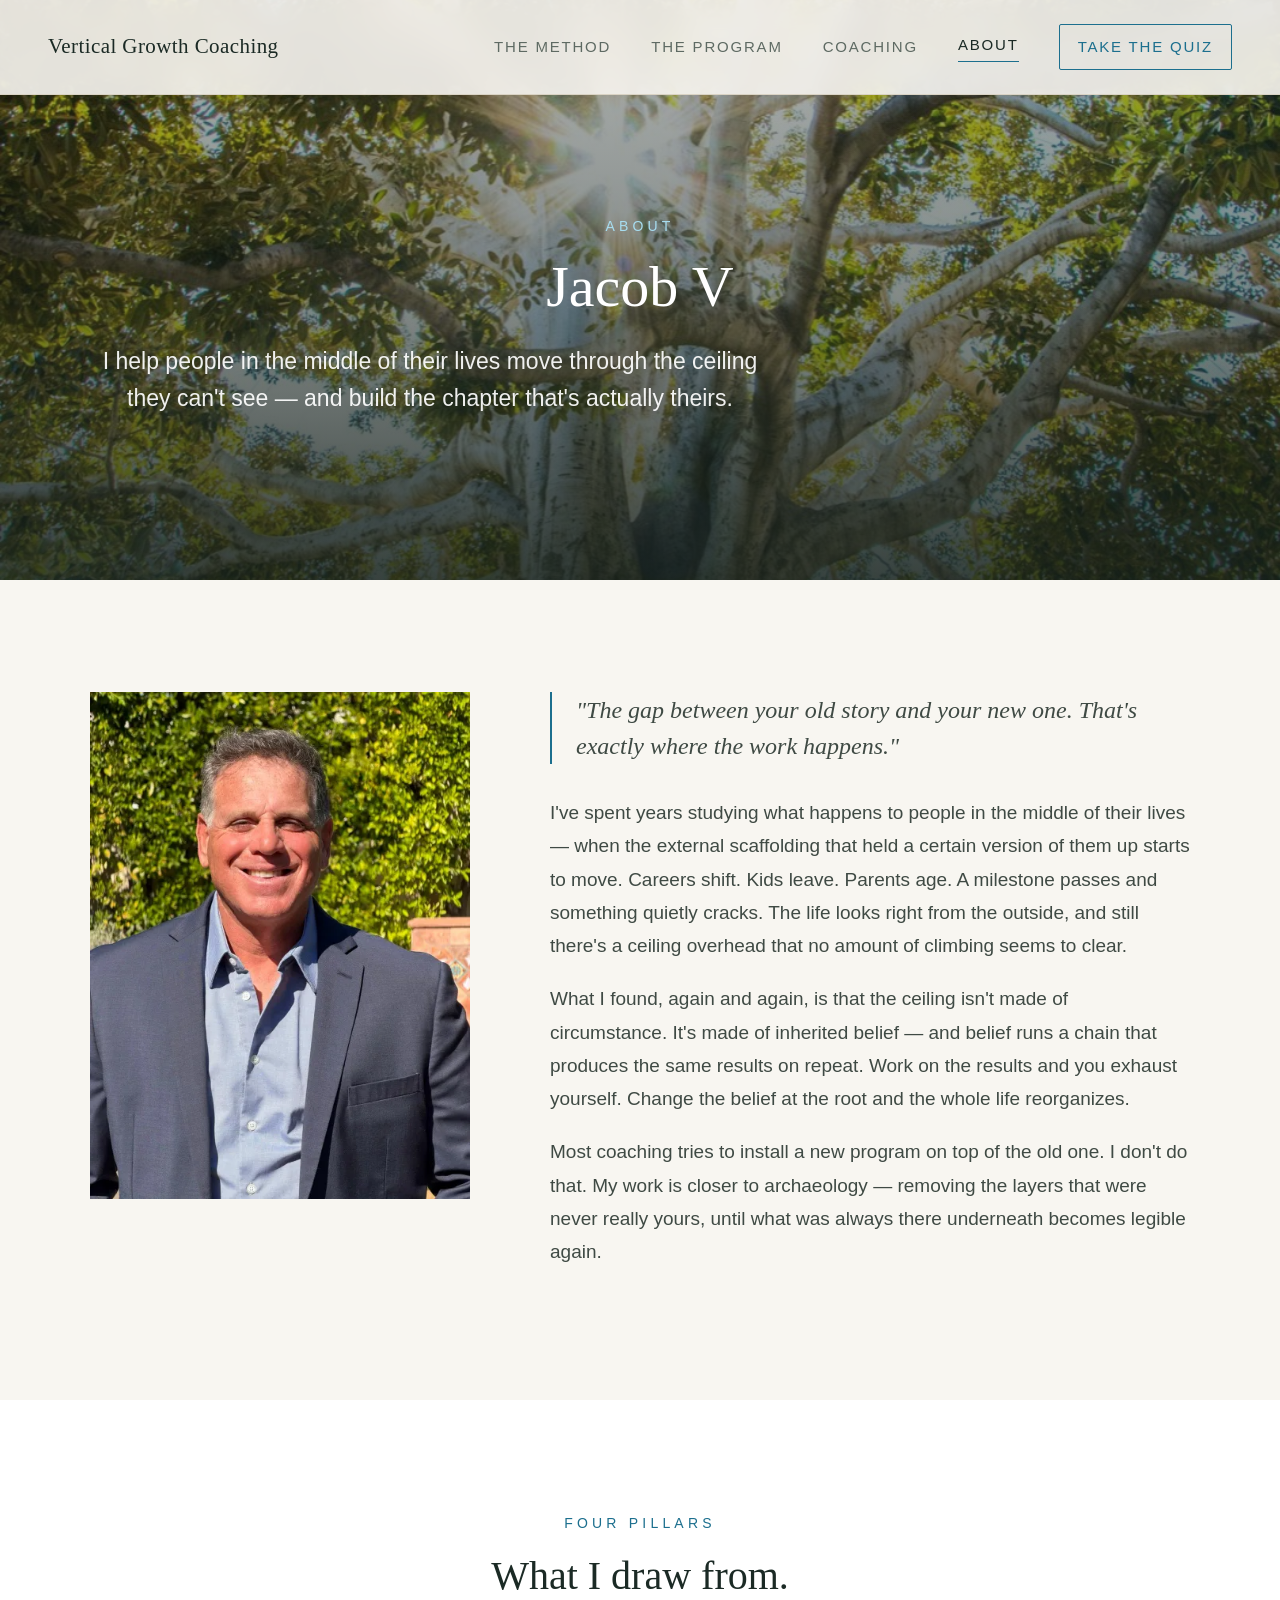
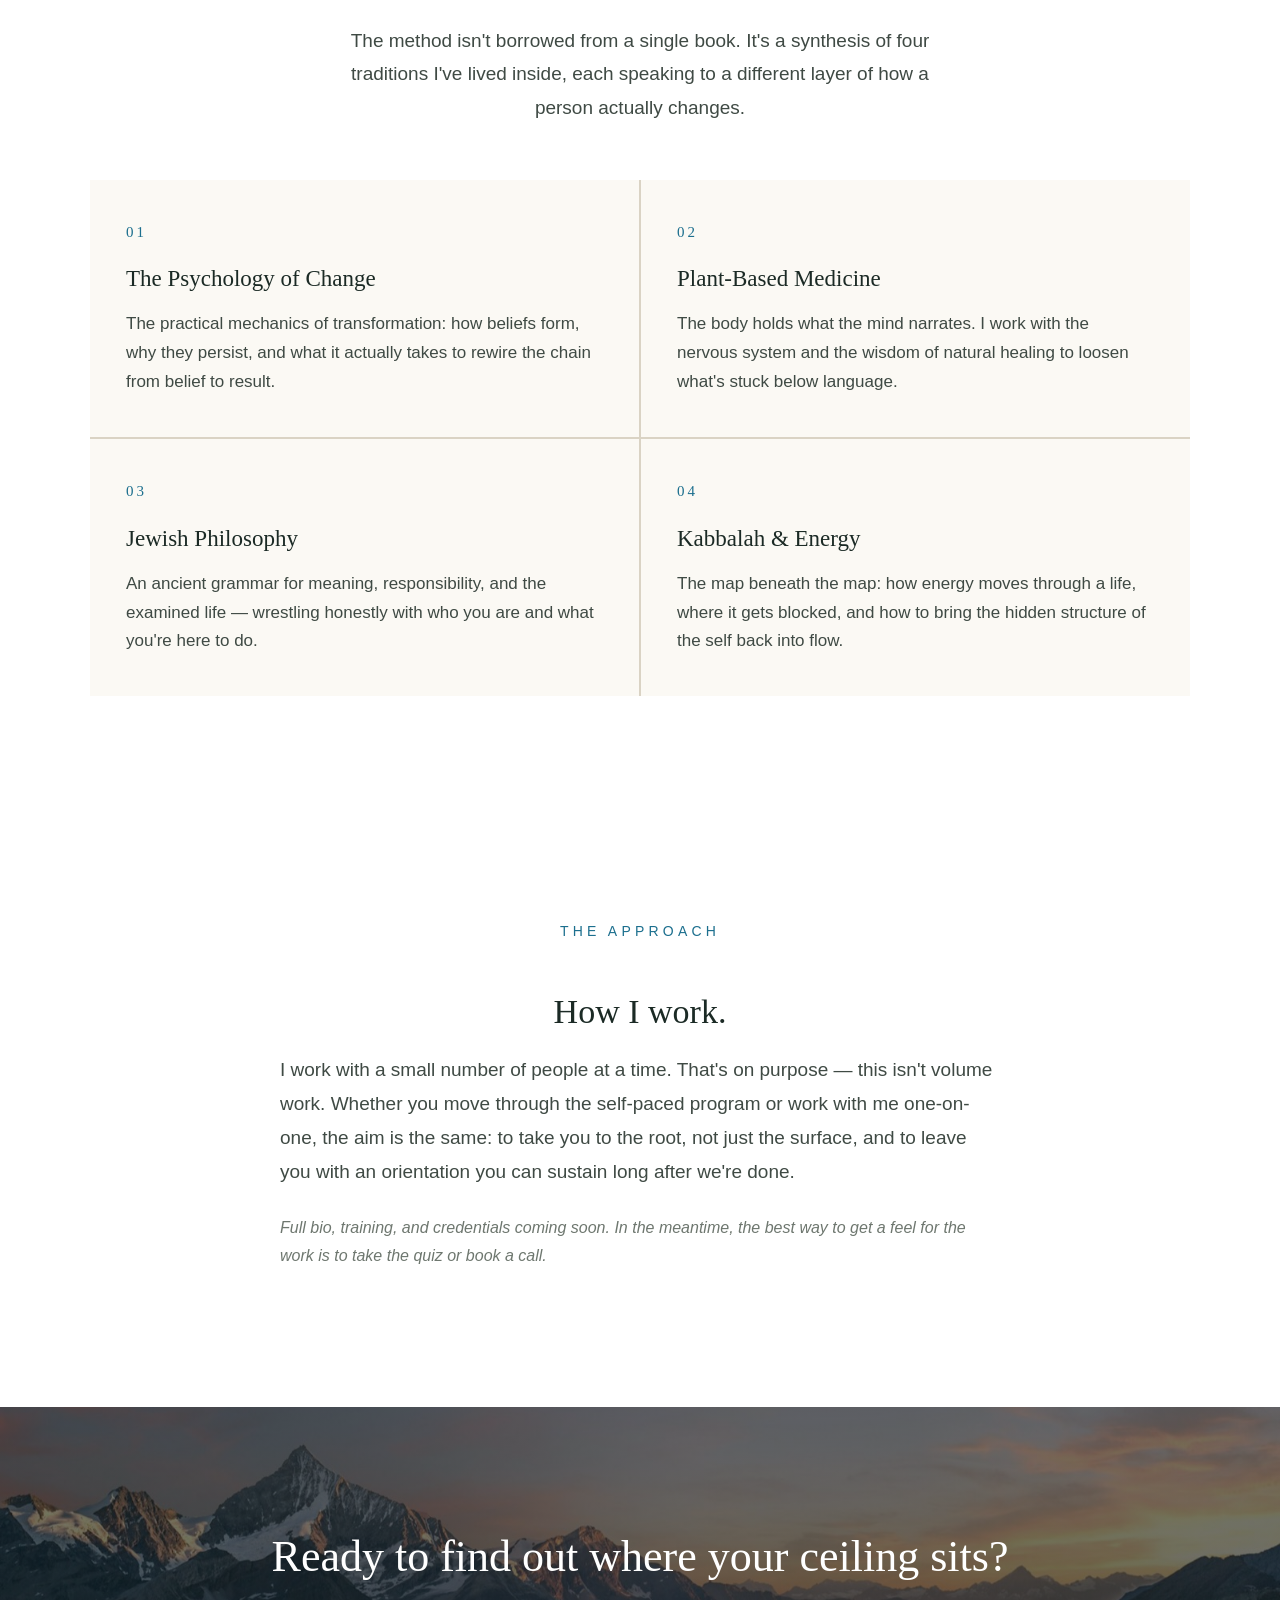
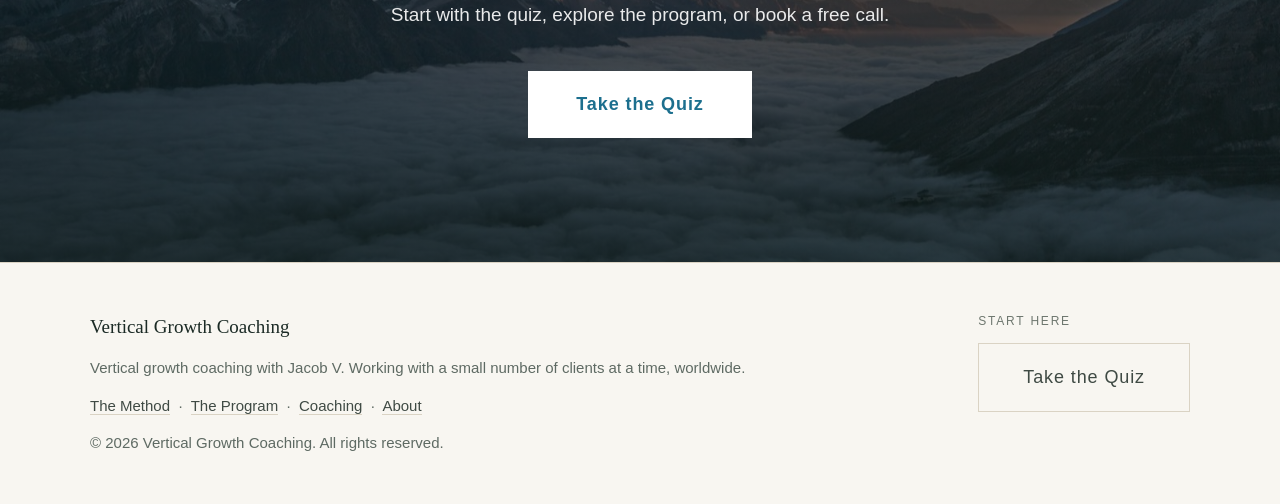
<file: about.html>
<!DOCTYPE html>
<html lang="en">
<head>
  <meta charset="UTF-8">
  <meta name="viewport" content="width=device-width, initial-scale=1.0">
  <title>About Jacob | Vertical Growth Coaching</title>
  <meta name="description" content="Jacob V is the founder of Vertical Growth Coaching. His work synthesizes the psychology of change, plant-based medicine, Jewish philosophy, and Kabbalah & energy into a method for moving through the glass ceiling of inherited belief.">
  <meta name="author" content="Jacob V">
  <meta name="theme-color" content="#F8F6F1">
  <link rel="canonical" href="https://verticalgrowthcoaching.com/about.html">
  <link rel="icon" type="image/svg+xml" href="/favicon.svg">
  <link rel="apple-touch-icon" href="/apple-touch-icon.png">
  <link rel="manifest" href="/site.webmanifest">

  <meta property="og:type" content="profile">
  <meta property="og:site_name" content="Vertical Growth Coaching">
  <meta property="og:title" content="About Jacob | Vertical Growth Coaching">
  <meta property="og:description" content="The story and the four pillars behind Vertical Growth Coaching.">
  <meta property="og:url" content="https://verticalgrowthcoaching.com/about.html">
  <meta property="og:image" content="https://verticalgrowthcoaching.com/jacob.jpg">

  <!-- Google Tag Manager -->
  <script>(function(w,d,s,l,i){w[l]=w[l]||[];w[l].push({'gtm.start':
  new Date().getTime(),event:'gtm.js'});var f=d.getElementsByTagName(s)[0],
  j=d.createElement(s),dl=l!='dataLayer'?'&l='+l:'';j.async=true;j.src=
  'https://www.googletagmanager.com/gtm.js?id='+i+dl;f.parentNode.insertBefore(j,f);
  })(window,document,'script','dataLayer','GTM-MJ2HJQQ3');</script>
  <!-- End Google Tag Manager -->

  <link rel="stylesheet" href="/styles.css">
</head>
<body>

<!-- Google Tag Manager (noscript) -->
<noscript><iframe src="https://www.googletagmanager.com/ns.html?id=GTM-MJ2HJQQ3"
height="0" width="0" style="display:none;visibility:hidden"></iframe></noscript>

<a class="skip-link" href="#main">Skip to main content</a>

<!-- NAV -->
<header>
  <nav aria-label="Primary">
    <a class="nav-logo" href="/">Vertical Growth Coaching</a>
    <button class="nav-toggle" type="button" aria-label="Open menu" aria-expanded="false" aria-controls="navLinks">
      <span></span><span></span><span></span>
    </button>
    <div class="nav-links" id="navLinks">
      <a href="/method.html">The Method</a>
      <a href="/program.html">The Program</a>
      <a href="/coaching.html">Coaching</a>
      <a href="/about.html" class="active">About</a>
      <a href="/#quiz" class="nav-cta">Take the Quiz</a>
    </div>
  </nav>
</header>

<main id="main">

<!-- PAGE HERO -->
<section class="page-hero media-hero center bg-light-rays">
  <div class="page-hero-inner">
    <div class="section-label">About</div>
    <h1>Jacob V</h1>
    <p class="page-hero-lead">
      I help people in the middle of their lives move through the ceiling they can't see — and build the chapter that's actually theirs.
    </p>
  </div>
</section>

<!-- STORY -->
<section id="about">
  <div class="about-inner">
    <div class="about-portrait">
      <picture>
        <source
          type="image/webp"
          srcset="jacob-320.webp 320w, jacob-480.webp 480w, jacob-760.webp 760w"
          sizes="(max-width: 768px) 100vw, 380px">
        <img
          src="jacob.jpg"
          alt="Jacob V, founder of Vertical Growth Coaching"
          width="960" height="1280"
          loading="lazy" decoding="async"
          style="width:100%;height:100%;object-fit:cover;object-position:center top;display:block;">
      </picture>
    </div>
    <div class="about-text">
      <blockquote>"The gap between your old story and your new one. That's exactly where the work happens."</blockquote>
      <p>
        I've spent years studying what happens to people in the middle of their lives — when the external scaffolding that held a certain version of them up starts to move. Careers shift. Kids leave. Parents age. A milestone passes and something quietly cracks. The life looks right from the outside, and still there's a ceiling overhead that no amount of climbing seems to clear.
      </p>
      <p>
        What I found, again and again, is that the ceiling isn't made of circumstance. It's made of inherited belief — and belief runs a chain that produces the same results on repeat. Work on the results and you exhaust yourself. Change the belief at the root and the whole life reorganizes.
      </p>
      <p>
        Most coaching tries to install a new program on top of the old one. I don't do that. My work is closer to archaeology — removing the layers that were never really yours, until what was always there underneath becomes legible again.
      </p>
    </div>
  </div>
</section>

<!-- FOUR PILLARS AS LIVED PRACTICE -->
<section id="pillars">
  <div class="pillars-inner">
    <div class="pillars-header">
      <div class="section-label">Four Pillars</div>
      <h2 class="section-title">What I draw from.</h2>
      <p class="section-body">The method isn't borrowed from a single book. It's a synthesis of four traditions I've lived inside, each speaking to a different layer of how a person actually changes.</p>
    </div>
    <div class="pillars-grid">
      <div class="pillar">
        <div class="pillar-num">01</div>
        <h3>The Psychology of Change</h3>
        <p>The practical mechanics of transformation: how beliefs form, why they persist, and what it actually takes to rewire the chain from belief to result.</p>
      </div>
      <div class="pillar">
        <div class="pillar-num">02</div>
        <h3>Plant-Based Medicine</h3>
        <p>The body holds what the mind narrates. I work with the nervous system and the wisdom of natural healing to loosen what's stuck below language.</p>
      </div>
      <div class="pillar">
        <div class="pillar-num">03</div>
        <h3>Jewish Philosophy</h3>
        <p>An ancient grammar for meaning, responsibility, and the examined life — wrestling honestly with who you are and what you're here to do.</p>
      </div>
      <div class="pillar">
        <div class="pillar-num">04</div>
        <h3>Kabbalah &amp; Energy</h3>
        <p>The map beneath the map: how energy moves through a life, where it gets blocked, and how to bring the hidden structure of the self back into flow.</p>
      </div>
    </div>
  </div>
</section>

<!-- CREDENTIALS / APPROACH -->
<section id="modules">
  <div class="prose-inner">
    <div class="section-label" style="text-align:center;">The Approach</div>
    <h2 style="text-align:center;">How I work.</h2>
    <p>
      I work with a small number of people at a time. That's on purpose — this isn't volume work. Whether you move through the self-paced program or work with me one-on-one, the aim is the same: to take you to the root, not just the surface, and to leave you with an orientation you can sustain long after we're done.
    </p>
    <p style="color:var(--text-4);font-style:italic;font-size:16px;">
      Full bio, training, and credentials coming soon. In the meantime, the best way to get a feel for the work is to take the quiz or book a call.
    </p>
  </div>
</section>

<!-- CTA BAND -->
<div class="photo-band bg-lake">
  <h2>Ready to find out where your ceiling sits?</h2>
  <p>Start with the quiz, explore the program, or book a free call.</p>
  <a href="/#quiz" class="btn-white">Take the Quiz</a>
</div>

</main>

<!-- FOOTER -->
<footer>
  <div class="footer-inner">
    <div class="footer-left">
      <div class="logo">Vertical Growth Coaching</div>
      <p class="copy" style="margin-bottom:12px;">Vertical growth coaching with Jacob V. Working with a small number of clients at a time, worldwide.</p>
      <p class="copy" style="margin-bottom:12px;">
        <a href="/method.html" style="color:var(--text-2);text-decoration:none;border-bottom:1px solid var(--border);">The Method</a>
        &nbsp;·&nbsp;
        <a href="/program.html" style="color:var(--text-2);text-decoration:none;border-bottom:1px solid var(--border);">The Program</a>
        &nbsp;·&nbsp;
        <a href="/coaching.html" style="color:var(--text-2);text-decoration:none;border-bottom:1px solid var(--border);">Coaching</a>
        &nbsp;·&nbsp;
        <a href="/about.html" style="color:var(--text-2);text-decoration:none;border-bottom:1px solid var(--border);">About</a>
      </p>
      <p class="copy">&copy; 2026 Vertical Growth Coaching. All rights reserved.</p>
    </div>
    <div class="footer-right">
      <p class="footer-right-label">Start Here</p>
      <a href="/#quiz" class="btn-secondary">Take the Quiz</a>
    </div>
  </div>
</footer>

<script src="/site.js" defer></script>
</body>
</html>
</file>
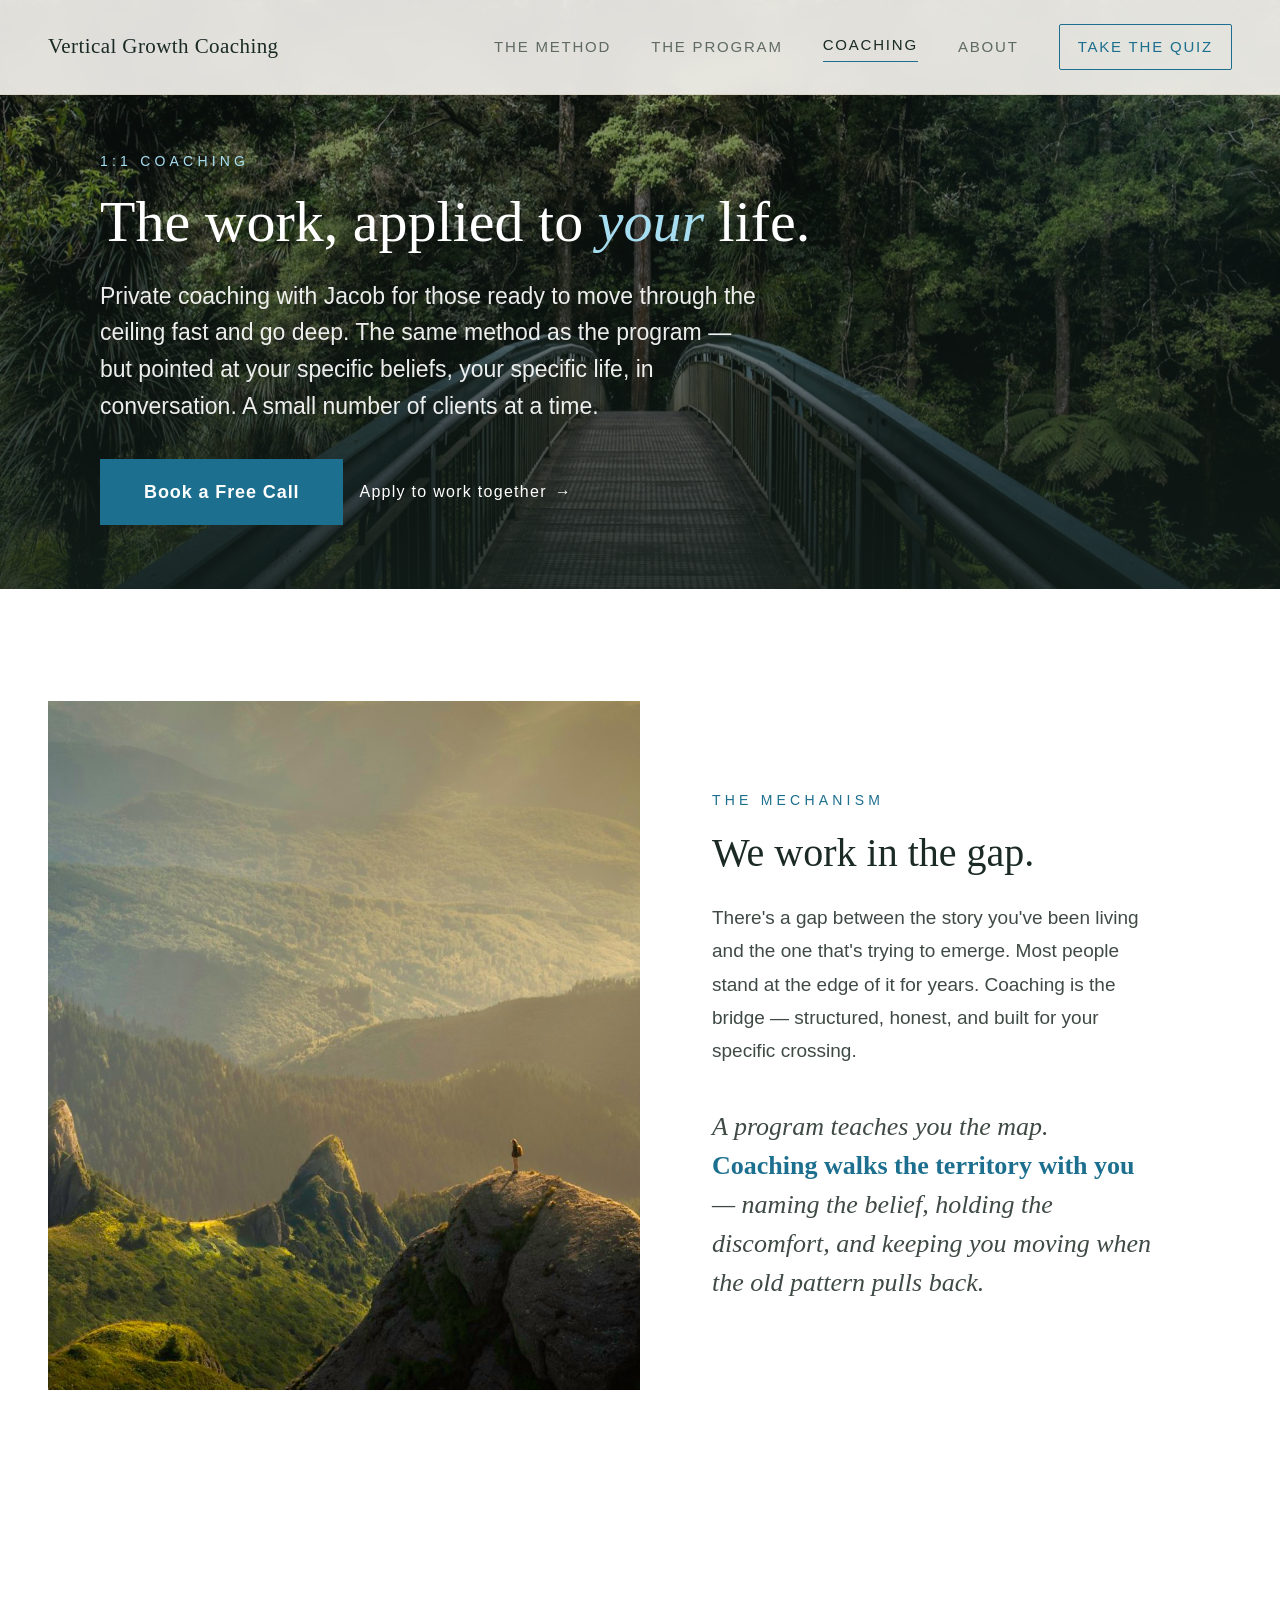
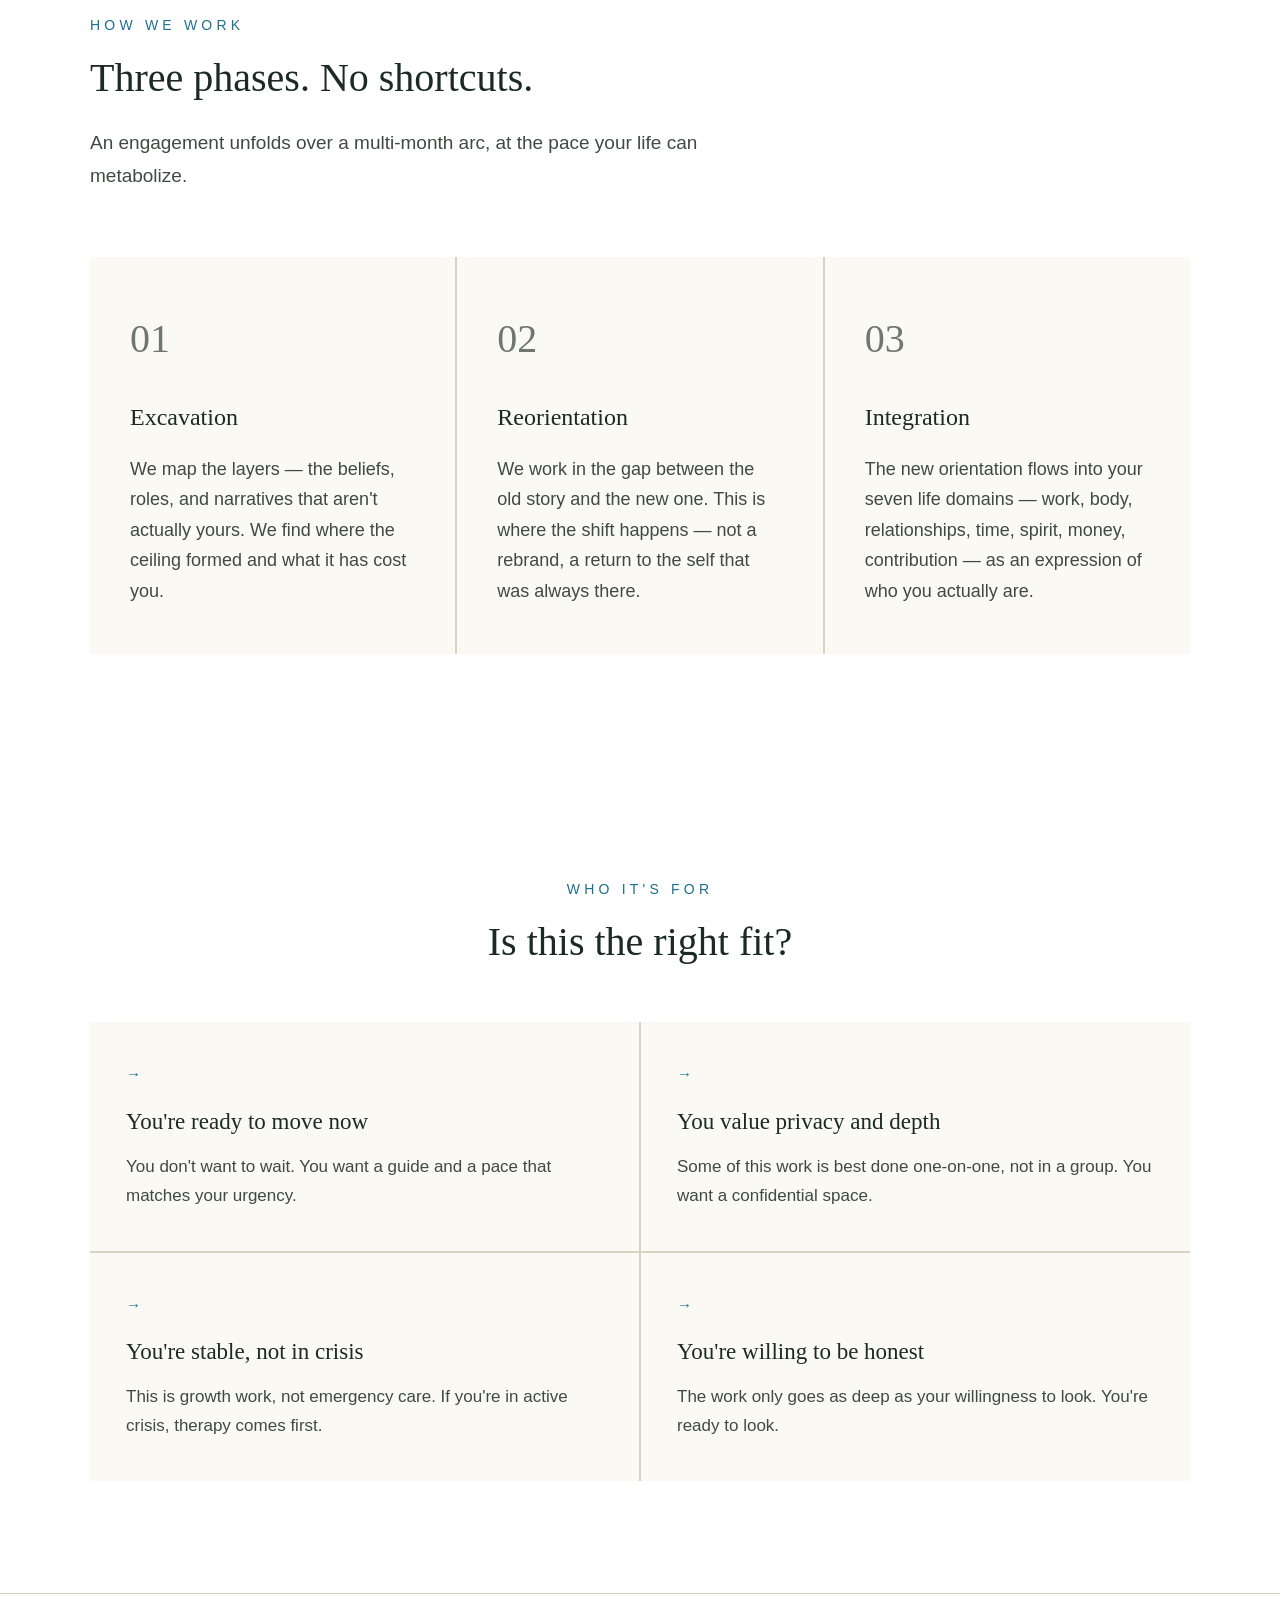
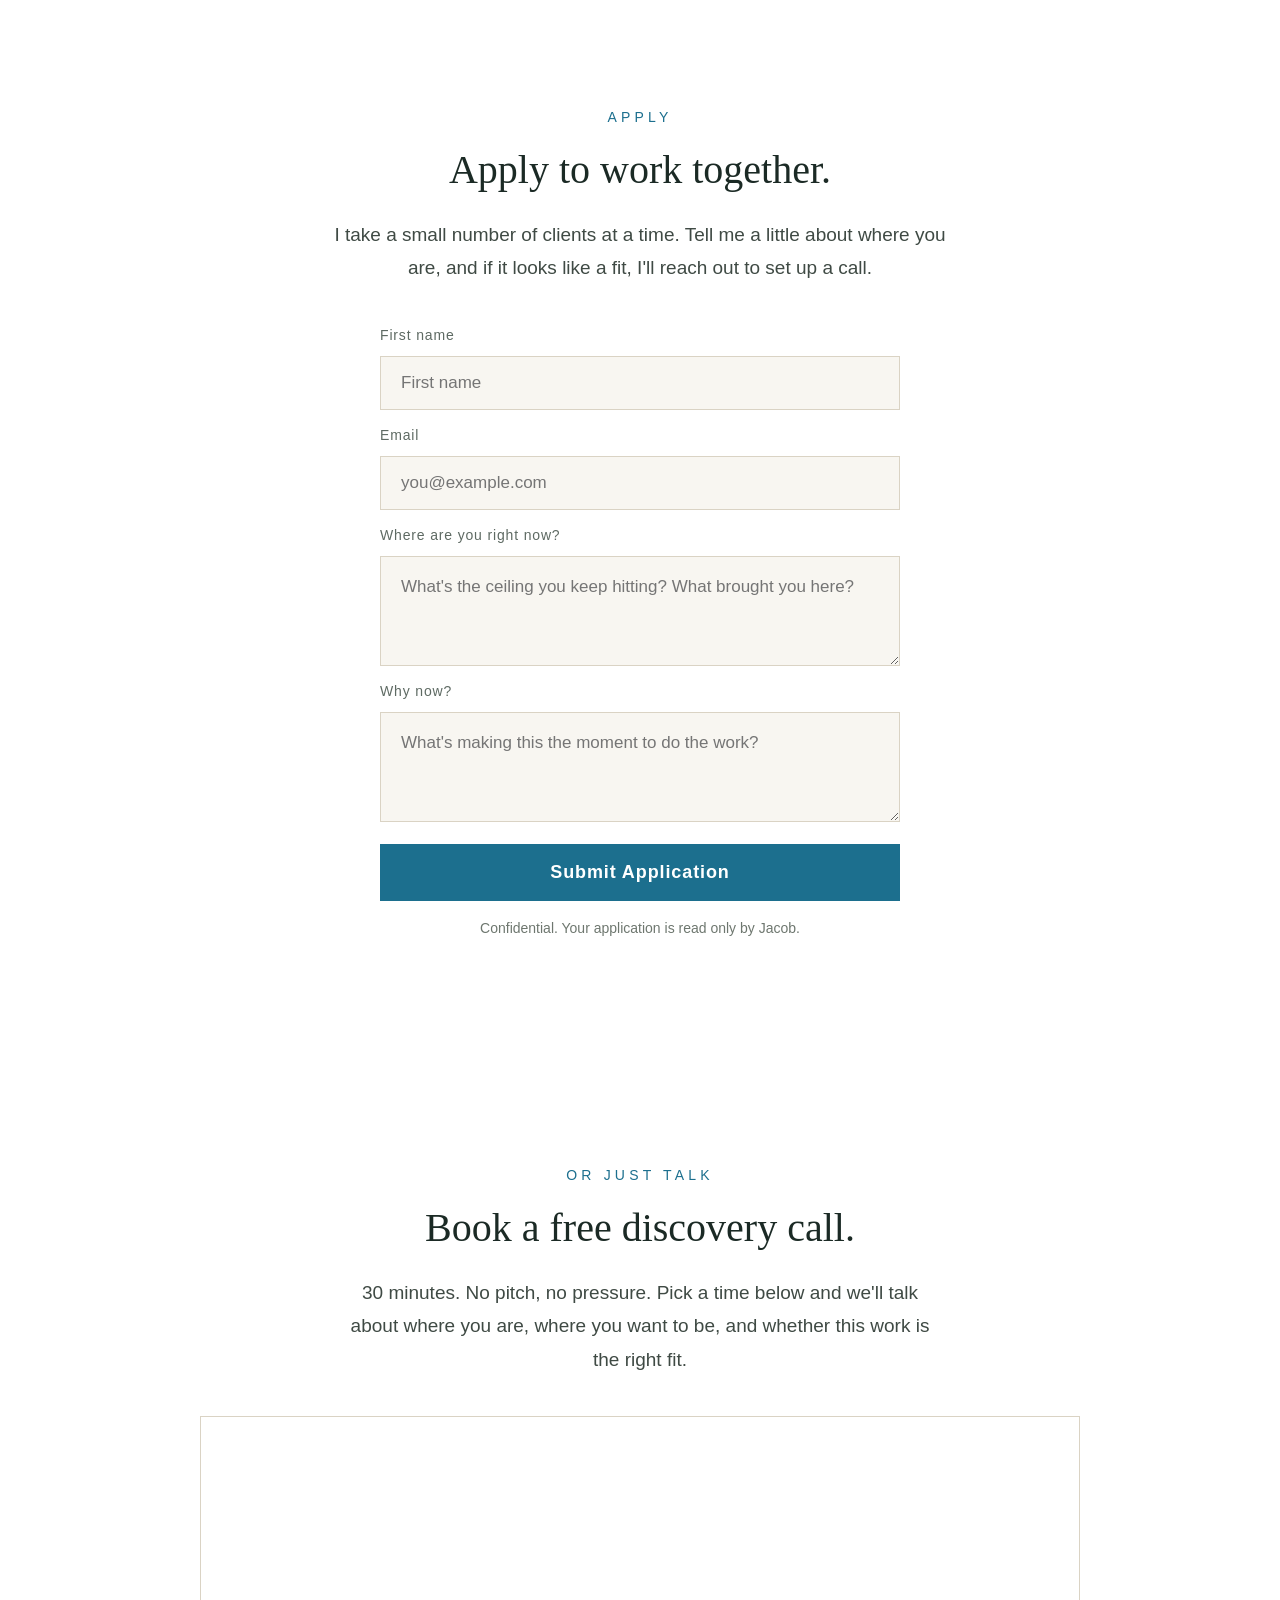
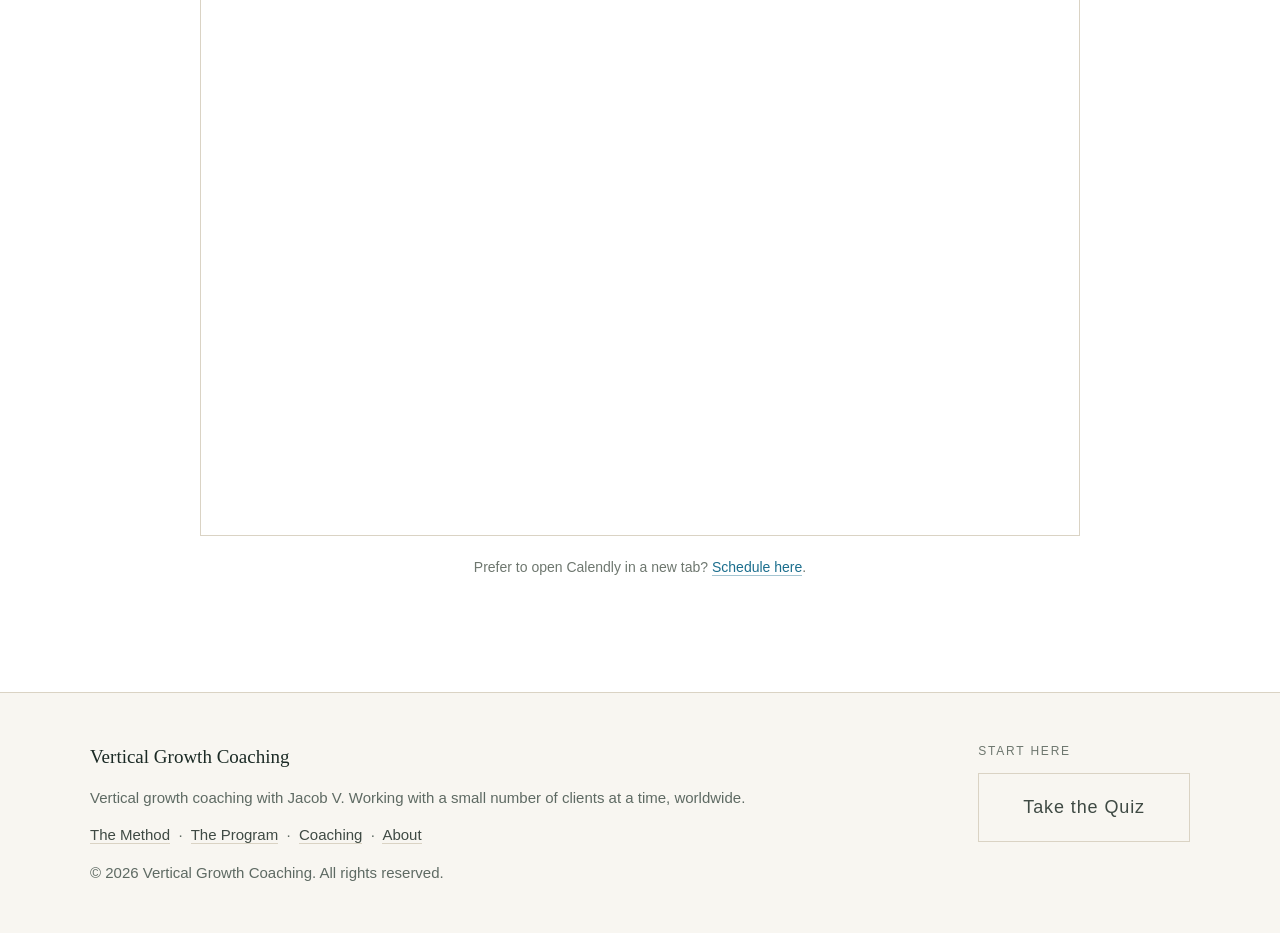
<file: coaching.html>
<!DOCTYPE html>
<html lang="en">
<head>
  <meta charset="UTF-8">
  <meta name="viewport" content="width=device-width, initial-scale=1.0">
  <title>1:1 Coaching | Vertical Growth Coaching</title>
  <meta name="description" content="Private 1:1 vertical growth coaching with Jacob V. The same method, applied to your specific life — working in the gap between your old story and your new one. By application; begins with a free discovery call.">
  <meta name="author" content="Jacob V">
  <meta name="theme-color" content="#F8F6F1">
  <link rel="canonical" href="https://verticalgrowthcoaching.com/coaching.html">
  <link rel="icon" type="image/svg+xml" href="/favicon.svg">
  <link rel="apple-touch-icon" href="/apple-touch-icon.png">
  <link rel="manifest" href="/site.webmanifest">

  <meta property="og:type" content="website">
  <meta property="og:site_name" content="Vertical Growth Coaching">
  <meta property="og:title" content="1:1 Coaching | Vertical Growth Coaching">
  <meta property="og:description" content="Private 1:1 coaching with Jacob V. The same method, applied to your specific life. By application; begins with a free discovery call.">
  <meta property="og:url" content="https://verticalgrowthcoaching.com/coaching.html">
  <meta property="og:image" content="https://verticalgrowthcoaching.com/jacob.jpg">

  <!-- Google Tag Manager -->
  <script>(function(w,d,s,l,i){w[l]=w[l]||[];w[l].push({'gtm.start':
  new Date().getTime(),event:'gtm.js'});var f=d.getElementsByTagName(s)[0],
  j=d.createElement(s),dl=l!='dataLayer'?'&l='+l:'';j.async=true;j.src=
  'https://www.googletagmanager.com/gtm.js?id='+i+dl;f.parentNode.insertBefore(j,f);
  })(window,document,'script','dataLayer','GTM-MJ2HJQQ3');</script>
  <!-- End Google Tag Manager -->

  <link rel="stylesheet" href="/styles.css">
</head>
<body>

<!-- Google Tag Manager (noscript) -->
<noscript><iframe src="https://www.googletagmanager.com/ns.html?id=GTM-MJ2HJQQ3"
height="0" width="0" style="display:none;visibility:hidden"></iframe></noscript>

<a class="skip-link" href="#main">Skip to main content</a>

<!-- NAV -->
<header>
  <nav aria-label="Primary">
    <a class="nav-logo" href="/">Vertical Growth Coaching</a>
    <button class="nav-toggle" type="button" aria-label="Open menu" aria-expanded="false" aria-controls="navLinks">
      <span></span><span></span><span></span>
    </button>
    <div class="nav-links" id="navLinks">
      <a href="/method.html">The Method</a>
      <a href="/program.html">The Program</a>
      <a href="/coaching.html" class="active">Coaching</a>
      <a href="/about.html">About</a>
      <a href="/#quiz" class="nav-cta">Take the Quiz</a>
    </div>
  </nav>
</header>

<main id="main">

<!-- PAGE HERO -->
<section class="page-hero media-hero bg-forest-path">
  <div class="page-hero-inner">
    <div class="section-label">1:1 Coaching</div>
    <h1>The work, applied to <em>your</em> life.</h1>
    <p class="page-hero-lead">
      Private coaching with Jacob for those ready to move through the ceiling fast and go deep. The same method as the program — but pointed at your specific beliefs, your specific life, in conversation. A small number of clients at a time.
    </p>
    <div class="cta-group">
      <a href="#book" class="btn-primary">Book a Free Call</a>
      <a href="#apply" class="btn-ghost">Apply to work together</a>
    </div>
  </div>
</section>

<!-- THE GAP -->
<section id="glass-ceiling" class="split">
  <div class="split-media bg-sky-ridge"></div>
  <div class="split-body">
    <div class="section-label">The Mechanism</div>
    <h2 class="section-title">We work in the gap.</h2>
    <p class="section-body" style="margin:0 0 20px;">
      There's a gap between the story you've been living and the one that's trying to emerge. Most people stand at the edge of it for years. Coaching is the bridge — structured, honest, and built for your specific crossing.
    </p>
    <p class="ceiling-note" style="margin-top:20px;">A program teaches you the map. <strong>Coaching walks the territory with you</strong> — naming the belief, holding the discomfort, and keeping you moving when the old pattern pulls back.</p>
  </div>
</section>

<!-- ENGAGEMENT -->
<section id="process">
  <div class="process-inner">
    <div class="process-header">
      <div class="section-label">How We Work</div>
      <h2 class="section-title">Three phases. No shortcuts.</h2>
      <p class="section-body">An engagement unfolds over a multi-month arc, at the pace your life can metabolize.</p>
    </div>
    <div class="steps">
      <div class="step">
        <div class="step-num">01</div>
        <h3 class="step-title">Excavation</h3>
        <p class="step-body">We map the layers — the beliefs, roles, and narratives that aren't actually yours. We find where the ceiling formed and what it has cost you.</p>
      </div>
      <div class="step">
        <div class="step-num">02</div>
        <h3 class="step-title">Reorientation</h3>
        <p class="step-body">We work in the gap between the old story and the new one. This is where the shift happens — not a rebrand, a return to the self that was always there.</p>
      </div>
      <div class="step">
        <div class="step-num">03</div>
        <h3 class="step-title">Integration</h3>
        <p class="step-body">The new orientation flows into your seven life domains — work, body, relationships, time, spirit, money, contribution — as an expression of who you actually are.</p>
      </div>
    </div>
  </div>
</section>

<!-- WHO IT'S FOR -->
<section id="pillars">
  <div class="pillars-inner">
    <div class="pillars-header">
      <div class="section-label">Who It's For</div>
      <h2 class="section-title">Is this the right fit?</h2>
    </div>
    <div class="pillars-grid">
      <div class="pillar"><div class="pillar-num">→</div><h3>You're ready to move now</h3><p>You don't want to wait. You want a guide and a pace that matches your urgency.</p></div>
      <div class="pillar"><div class="pillar-num">→</div><h3>You value privacy and depth</h3><p>Some of this work is best done one-on-one, not in a group. You want a confidential space.</p></div>
      <div class="pillar"><div class="pillar-num">→</div><h3>You're stable, not in crisis</h3><p>This is growth work, not emergency care. If you're in active crisis, therapy comes first.</p></div>
      <div class="pillar"><div class="pillar-num">→</div><h3>You're willing to be honest</h3><p>The work only goes as deep as your willingness to look. You're ready to look.</p></div>
    </div>
  </div>
</section>

<!-- APPLICATION -->
<section id="apply">
  <div class="form-inner">
    <div class="section-label">Apply</div>
    <h2 class="section-title">Apply to work together.</h2>
    <p class="section-body">I take a small number of clients at a time. Tell me a little about where you are, and if it looks like a fit, I'll reach out to set up a call.</p>
    <form class="stack-form" name="coaching-application" method="POST" data-netlify="true" netlify-honeypot="bot-field">
      <input type="hidden" name="form-name" value="coaching-application">
      <p hidden><label>Don't fill this out: <input name="bot-field"></label></p>
      <label for="appName">First name</label>
      <input id="appName" type="text" name="name" placeholder="First name" required>
      <label for="appEmail">Email</label>
      <input id="appEmail" type="email" name="email" placeholder="you@example.com" required>
      <label for="appWhere">Where are you right now?</label>
      <textarea id="appWhere" name="situation" placeholder="What's the ceiling you keep hitting? What brought you here?" required></textarea>
      <label for="appWhy">Why now?</label>
      <textarea id="appWhy" name="why_now" placeholder="What's making this the moment to do the work?"></textarea>
      <button type="submit" class="btn-primary">Submit Application</button>
    </form>
    <p class="form-privacy">Confidential. Your application is read only by Jacob.</p>
  </div>
</section>

<!-- BOOK A CALL -->
<section id="book">
  <div class="book-inner">
    <div class="section-label">Or Just Talk</div>
    <h2 class="section-title">Book a free discovery call.</h2>
    <p class="section-body">
      30 minutes. No pitch, no pressure. Pick a time below and we'll talk about where you are, where you want to be, and whether this work is the right fit.
    </p>
    <div class="calendly-inline-widget"
         data-url="https://calendly.com/hello-verticalgrowthcoaching/30min?background_color=FFFFFF&text_color=1B2A25&primary_color=1C6F8E&hide_gdpr_banner=1"
         aria-label="Book a 30-minute discovery call with Jacob V"></div>
    <noscript>
      <p class="calendly-fallback">
        Scheduling requires JavaScript. You can also
        <a href="https://calendly.com/hello-verticalgrowthcoaching/30min" target="_blank" rel="noopener">open my Calendly directly</a>.
      </p>
    </noscript>
    <p class="calendly-fallback">
      Prefer to open Calendly in a new tab?
      <a href="https://calendly.com/hello-verticalgrowthcoaching/30min" target="_blank" rel="noopener">Schedule here</a>.
    </p>
    <script type="text/javascript" src="https://assets.calendly.com/assets/external/widget.js" async></script>
  </div>
</section>

</main>

<!-- Netlify form schema detection -->
<form name="calendly-booking" data-netlify="true" netlify-honeypot="bot-field" hidden>
  <input type="text" name="tag">
  <input type="text" name="event_uri">
  <input type="text" name="invitee_uri">
  <input type="text" name="timestamp">
</form>

<!-- FOOTER -->
<footer>
  <div class="footer-inner">
    <div class="footer-left">
      <div class="logo">Vertical Growth Coaching</div>
      <p class="copy" style="margin-bottom:12px;">Vertical growth coaching with Jacob V. Working with a small number of clients at a time, worldwide.</p>
      <p class="copy" style="margin-bottom:12px;">
        <a href="/method.html" style="color:var(--text-2);text-decoration:none;border-bottom:1px solid var(--border);">The Method</a>
        &nbsp;·&nbsp;
        <a href="/program.html" style="color:var(--text-2);text-decoration:none;border-bottom:1px solid var(--border);">The Program</a>
        &nbsp;·&nbsp;
        <a href="/coaching.html" style="color:var(--text-2);text-decoration:none;border-bottom:1px solid var(--border);">Coaching</a>
        &nbsp;·&nbsp;
        <a href="/about.html" style="color:var(--text-2);text-decoration:none;border-bottom:1px solid var(--border);">About</a>
      </p>
      <p class="copy">&copy; 2026 Vertical Growth Coaching. All rights reserved.</p>
    </div>
    <div class="footer-right">
      <p class="footer-right-label">Start Here</p>
      <a href="/#quiz" class="btn-secondary">Take the Quiz</a>
    </div>
  </div>
</footer>

<!-- Calendly booking conversion tracking -->
<script>
  window.dataLayer = window.dataLayer || [];
  window.addEventListener('message', function (e) {
    if (!e.data || typeof e.data.event !== 'string') return;
    if (e.data.event !== 'calendly.event_scheduled') return;
    window.dataLayer.push({ event: 'booked_a_call', source: 'calendly', page: 'coaching' });
  });
</script>
<script src="/site.js" defer></script>
</body>
</html>
</file>
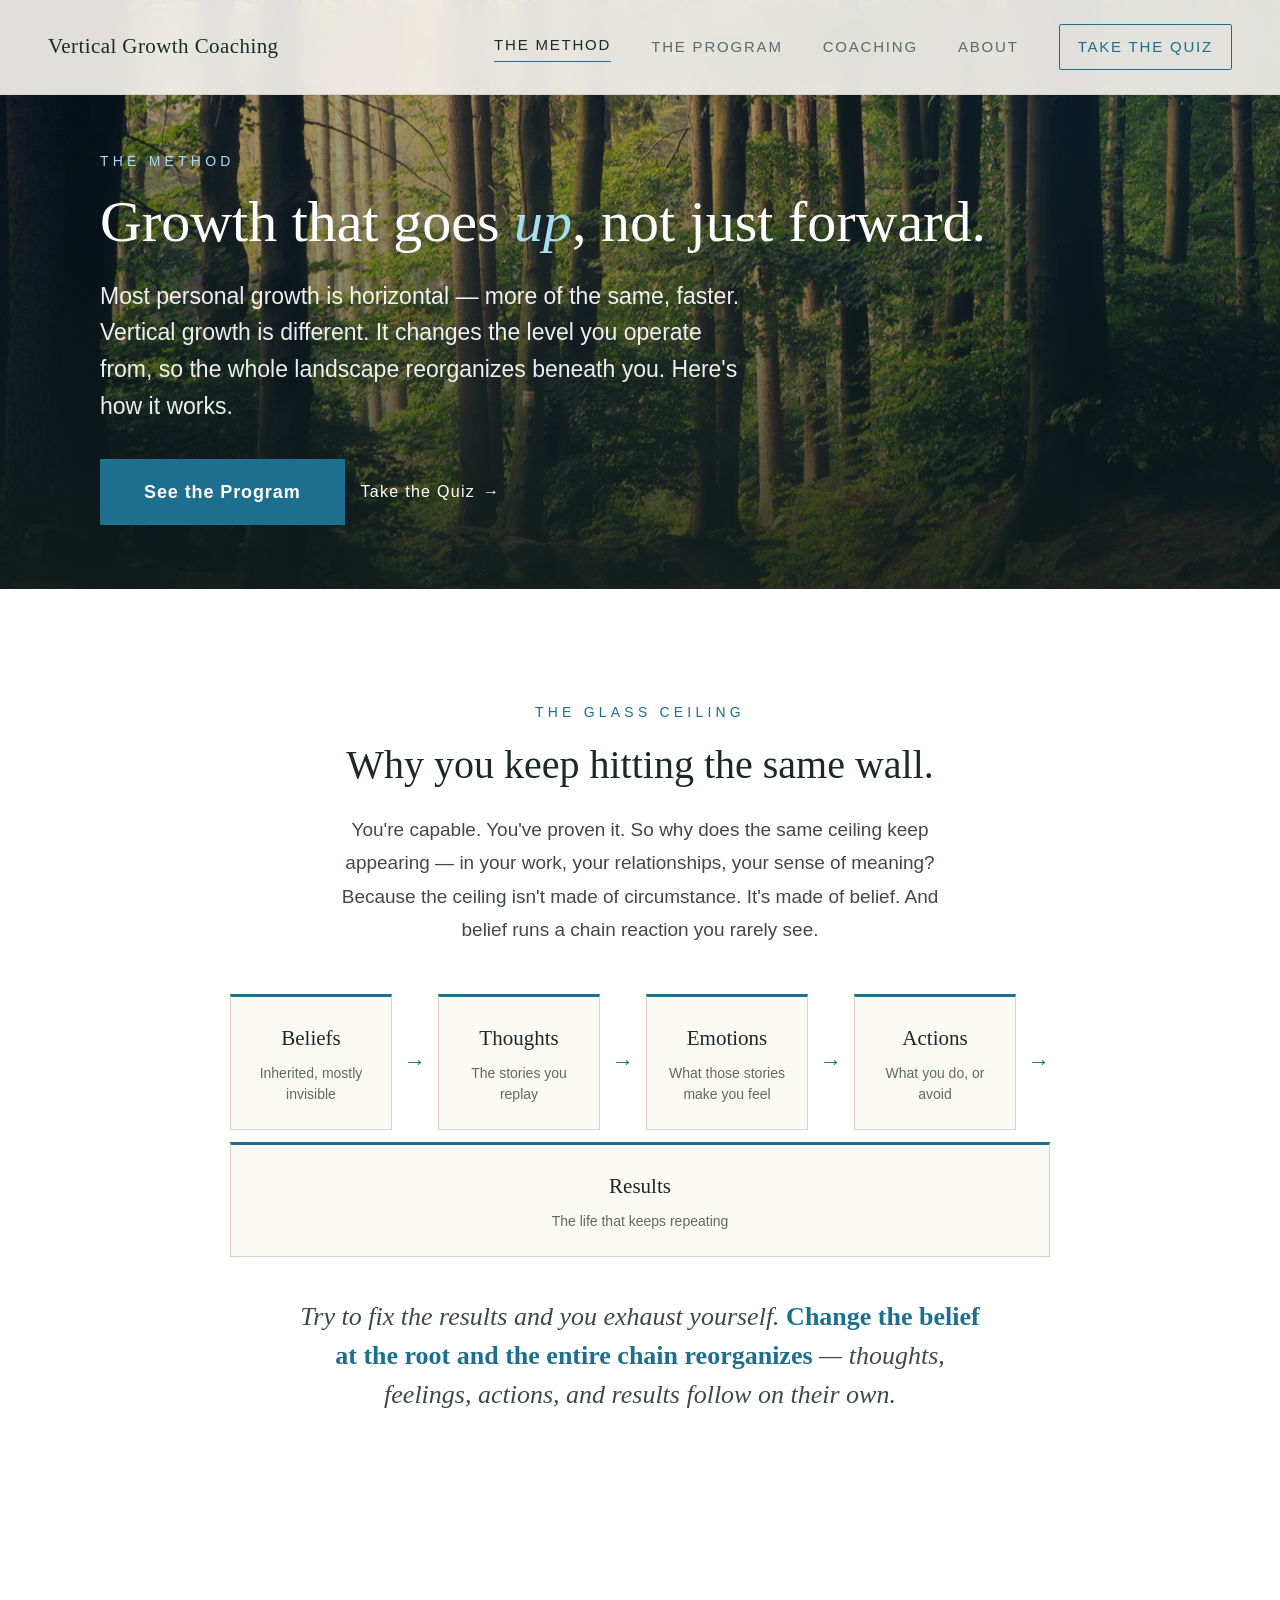
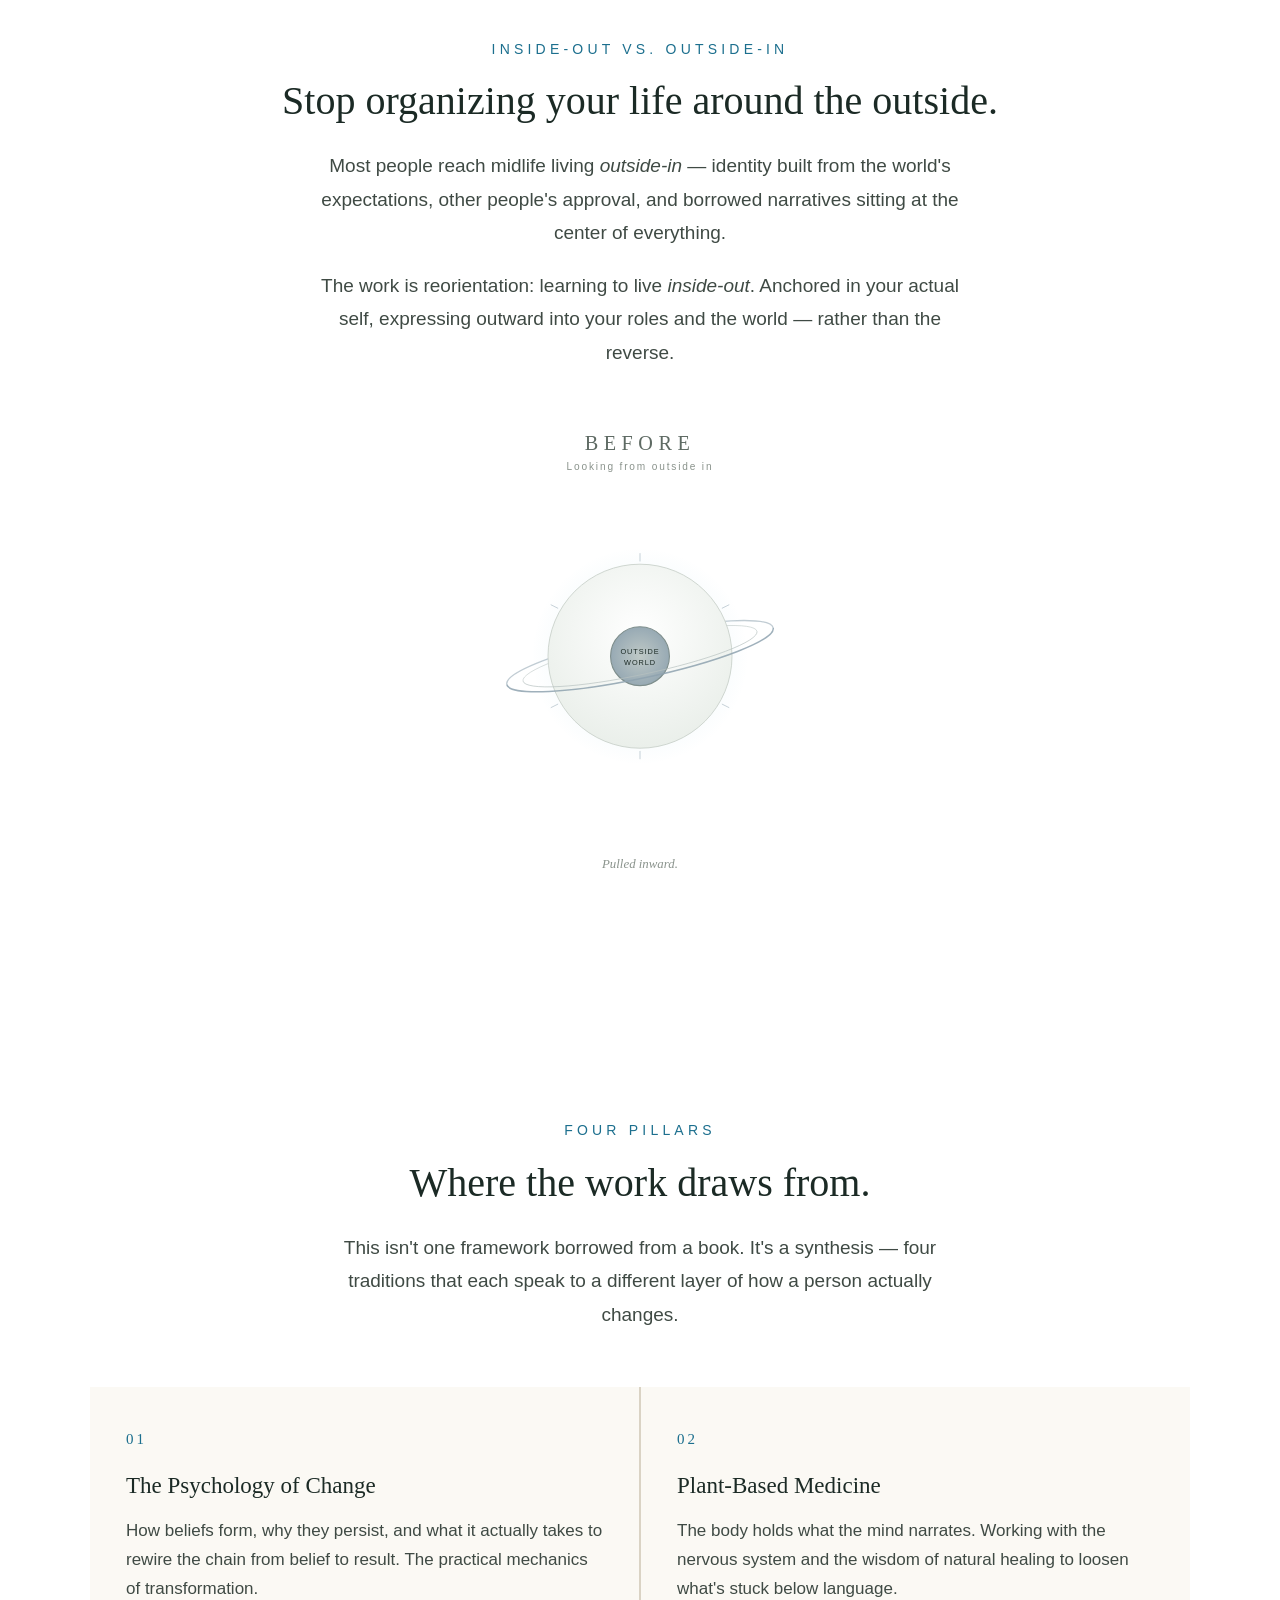
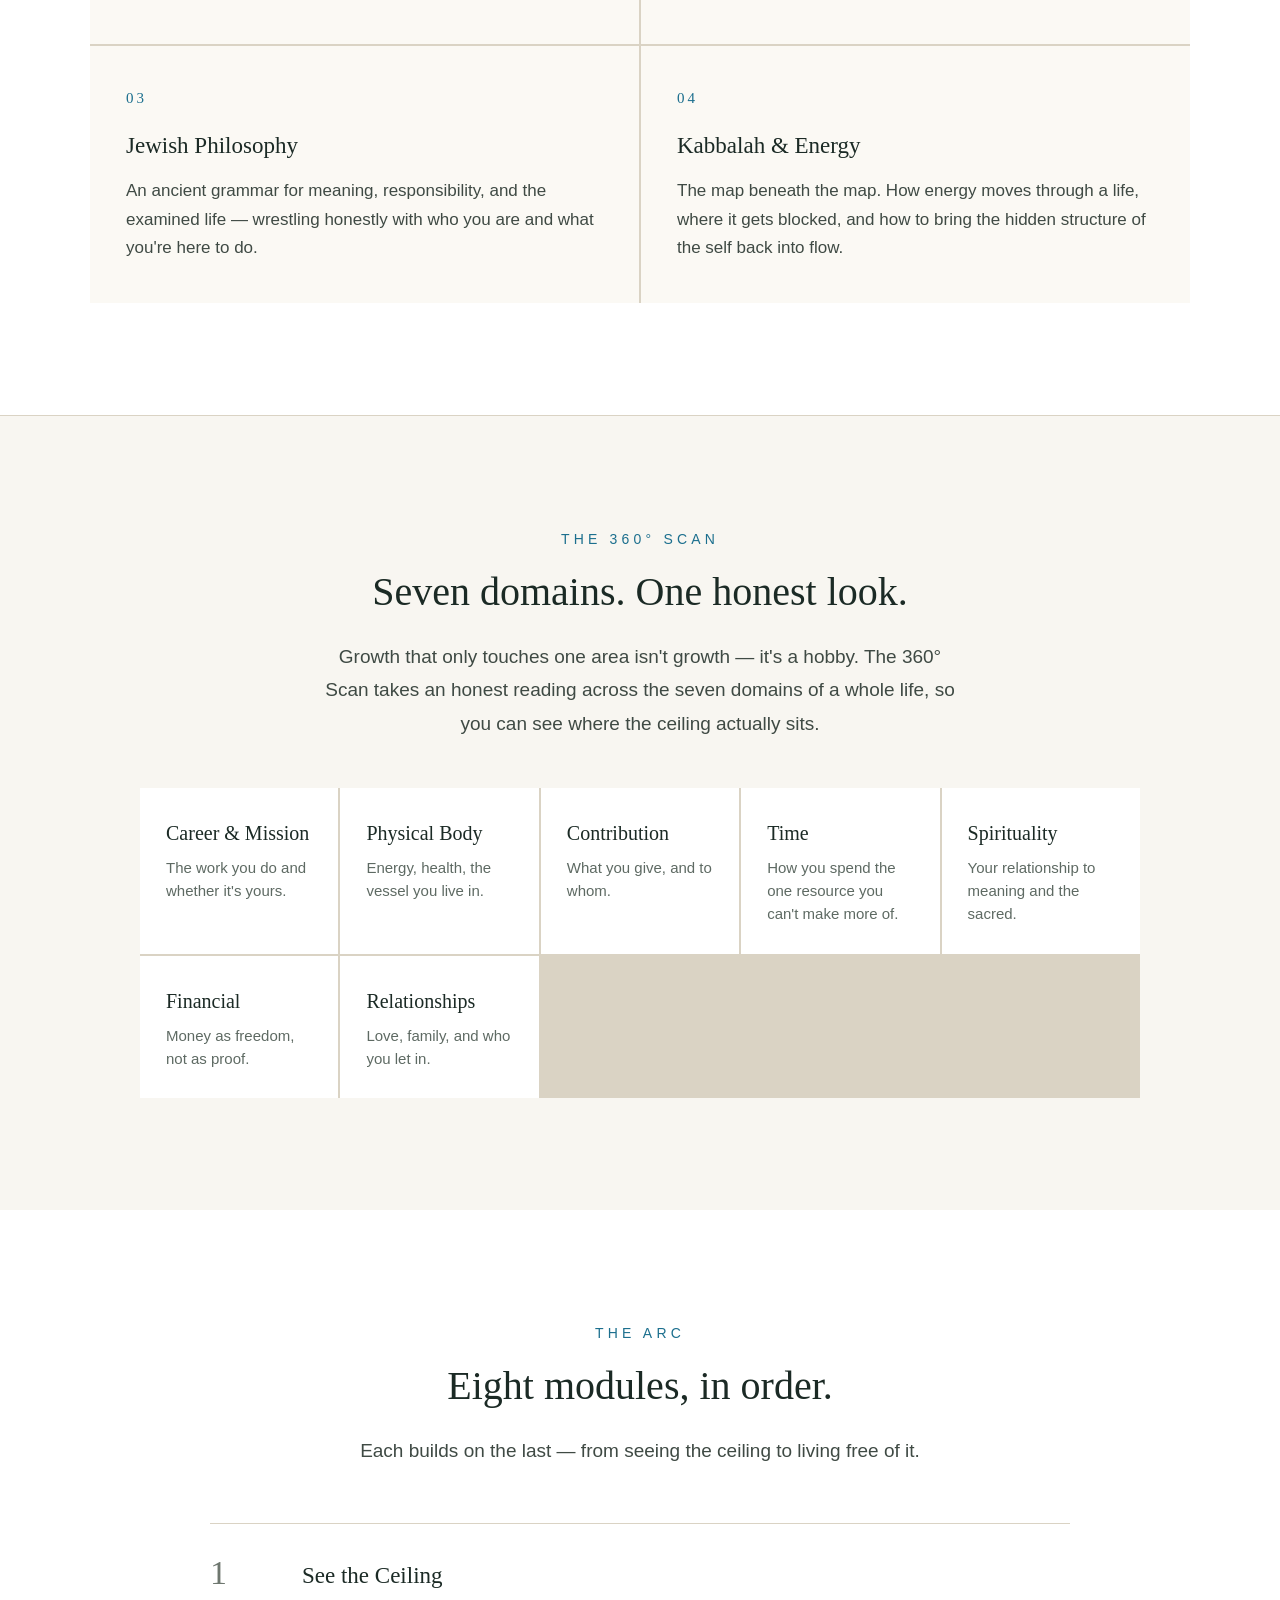
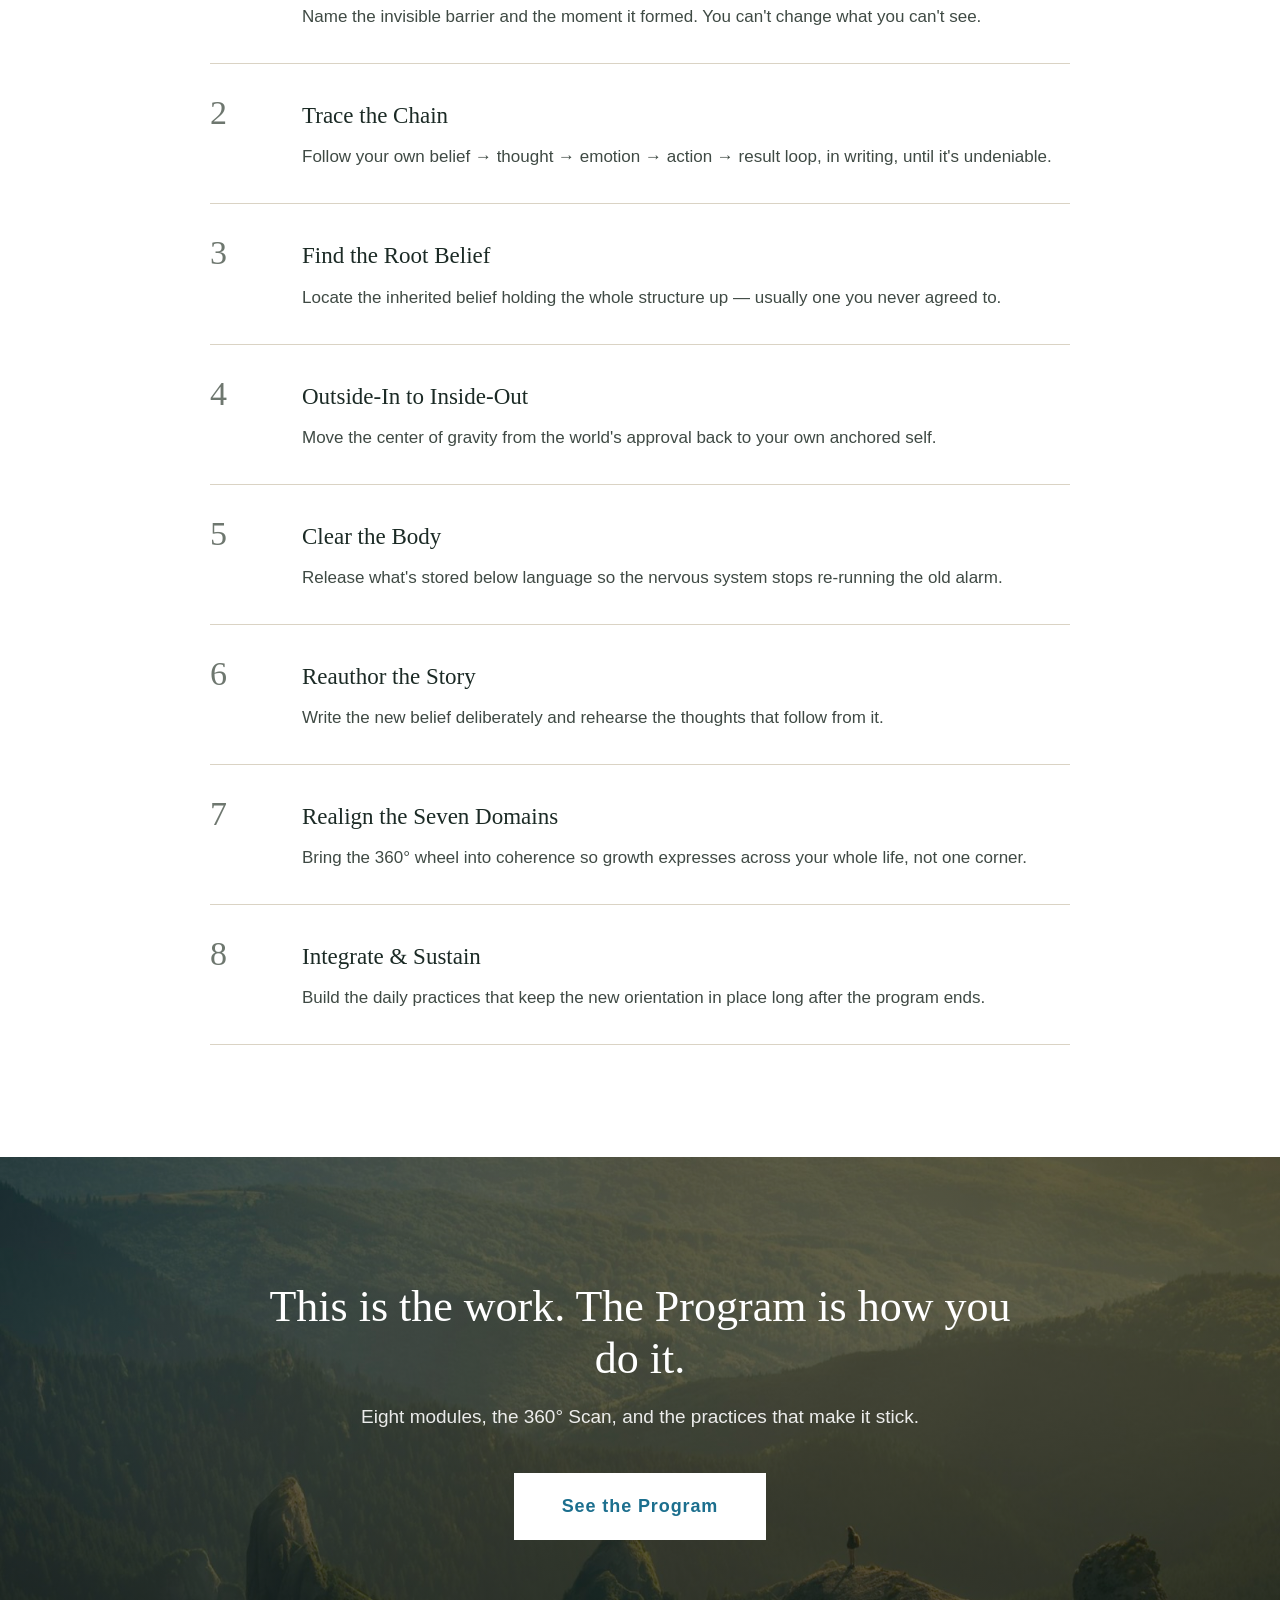
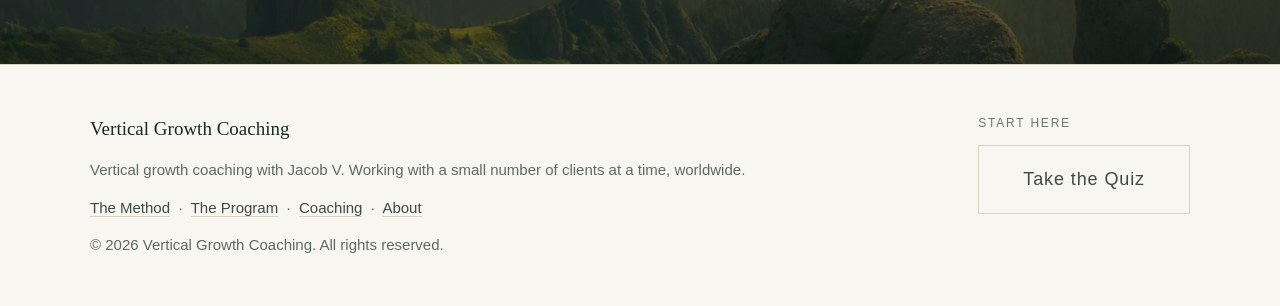
<file: method.html>
<!DOCTYPE html>
<html lang="en">
<head>
  <meta charset="UTF-8">
  <meta name="viewport" content="width=device-width, initial-scale=1.0">
  <title>The Method | Vertical Growth Coaching</title>
  <meta name="description" content="The Vertical Growth Method: how the glass ceiling of inherited belief keeps you stuck, why inside-out beats outside-in, and the four pillars and 360° framework that move you through it.">
  <meta name="author" content="Jacob V">
  <meta name="theme-color" content="#F8F6F1">
  <link rel="canonical" href="https://verticalgrowthcoaching.com/method.html">
  <link rel="icon" type="image/svg+xml" href="/favicon.svg">
  <link rel="apple-touch-icon" href="/apple-touch-icon.png">
  <link rel="manifest" href="/site.webmanifest">

  <meta property="og:type" content="article">
  <meta property="og:site_name" content="Vertical Growth Coaching">
  <meta property="og:title" content="The Method | Vertical Growth Coaching">
  <meta property="og:description" content="How the glass ceiling of inherited belief keeps you stuck — and the framework that moves you through it.">
  <meta property="og:url" content="https://verticalgrowthcoaching.com/method.html">
  <meta property="og:image" content="https://verticalgrowthcoaching.com/jacob.jpg">

  <!-- Google Tag Manager -->
  <script>(function(w,d,s,l,i){w[l]=w[l]||[];w[l].push({'gtm.start':
  new Date().getTime(),event:'gtm.js'});var f=d.getElementsByTagName(s)[0],
  j=d.createElement(s),dl=l!='dataLayer'?'&l='+l:'';j.async=true;j.src=
  'https://www.googletagmanager.com/gtm.js?id='+i+dl;f.parentNode.insertBefore(j,f);
  })(window,document,'script','dataLayer','GTM-MJ2HJQQ3');</script>
  <!-- End Google Tag Manager -->

  <link rel="stylesheet" href="/styles.css">
</head>
<body>

<!-- Google Tag Manager (noscript) -->
<noscript><iframe src="https://www.googletagmanager.com/ns.html?id=GTM-MJ2HJQQ3"
height="0" width="0" style="display:none;visibility:hidden"></iframe></noscript>

<a class="skip-link" href="#main">Skip to main content</a>

<!-- NAV -->
<header>
  <nav aria-label="Primary">
    <a class="nav-logo" href="/">Vertical Growth Coaching</a>
    <button class="nav-toggle" type="button" aria-label="Open menu" aria-expanded="false" aria-controls="navLinks">
      <span></span><span></span><span></span>
    </button>
    <div class="nav-links" id="navLinks">
      <a href="/method.html" class="active">The Method</a>
      <a href="/program.html">The Program</a>
      <a href="/coaching.html">Coaching</a>
      <a href="/about.html">About</a>
      <a href="/#quiz" class="nav-cta">Take the Quiz</a>
    </div>
  </nav>
</header>

<main id="main">

<!-- PAGE HERO -->
<section class="page-hero media-hero bg-forest-light">
  <div class="page-hero-inner">
    <div class="section-label">The Method</div>
    <h1>Growth that goes <em>up</em>, not just forward.</h1>
    <p class="page-hero-lead">
      Most personal growth is horizontal — more of the same, faster. Vertical growth is different. It changes the level you operate from, so the whole landscape reorganizes beneath you. Here's how it works.
    </p>
    <div class="cta-group">
      <a href="/program.html" class="btn-primary">See the Program</a>
      <a href="/#quiz" class="btn-ghost">Take the Quiz</a>
    </div>
  </div>
</section>

<!-- GLASS CEILING -->
<section id="glass-ceiling">
  <div class="ceiling-inner">
    <div class="section-label">The Glass Ceiling</div>
    <h2 class="section-title">Why you keep hitting the same wall.</h2>
    <p class="section-body">
      You're capable. You've proven it. So why does the same ceiling keep appearing — in your work, your relationships, your sense of meaning? Because the ceiling isn't made of circumstance. It's made of belief. And belief runs a chain reaction you rarely see.
    </p>
    <div class="chain">
      <div class="chain-node"><div class="chain-label">Beliefs</div><div class="chain-sub">Inherited, mostly invisible</div></div>
      <span class="chain-arrow">→</span>
      <div class="chain-node"><div class="chain-label">Thoughts</div><div class="chain-sub">The stories you replay</div></div>
      <span class="chain-arrow">→</span>
      <div class="chain-node"><div class="chain-label">Emotions</div><div class="chain-sub">What those stories make you feel</div></div>
      <span class="chain-arrow">→</span>
      <div class="chain-node"><div class="chain-label">Actions</div><div class="chain-sub">What you do, or avoid</div></div>
      <span class="chain-arrow">→</span>
      <div class="chain-node"><div class="chain-label">Results</div><div class="chain-sub">The life that keeps repeating</div></div>
    </div>
    <p class="ceiling-note">Try to fix the results and you exhaust yourself. <strong>Change the belief at the root and the entire chain reorganizes</strong> — thoughts, feelings, actions, and results follow on their own.</p>
  </div>
</section>

<!-- ORIENTATION -->
<section id="framework">
  <div class="framework-inner">
    <div class="framework-text" style="text-align:center;">
      <div class="section-label">Inside-Out vs. Outside-In</div>
      <h2 class="section-title">Stop organizing your life around the outside.</h2>
      <p class="section-body" style="margin:0 auto 20px;">
        Most people reach midlife living <em>outside-in</em> — identity built from the world's expectations, other people's approval, and borrowed narratives sitting at the center of everything.
      </p>
      <p class="section-body" style="margin:0 auto 20px;">
        The work is reorientation: learning to live <em>inside-out</em>. Anchored in your actual self, expressing outward into your roles and the world — rather than the reverse.
      </p>
    </div>
    <div class="circles-diagram" style="margin-top:48px;">
      <svg class="circles-svg" viewBox="0 0 500 520" fill="none" xmlns="http://www.w3.org/2000/svg" role="img" aria-labelledby="orientationTitle orientationDesc" style="max-width:460px;">
        <title id="orientationTitle">Inside-Out vs. Outside-In Orientation</title>
        <desc id="orientationDesc">An animated diagram that loops between two states. In the "Before" state, the outside world sits at the center of life and six domains organize around it. In the "After" state, the self is at the center, the outside world becomes a peripheral orbit, and the domains brighten as they express outward from a self-anchored core.</desc>
        <defs>
          <radialGradient id="planet" cx="50%" cy="38%" r="62%">
            <stop offset="0%" stop-color="#FFFFFF"/>
            <stop offset="100%" stop-color="#EAEFEA"/>
          </radialGradient>
          <radialGradient id="coreWorld" cx="50%" cy="50%" r="60%">
            <stop offset="0%" stop-color="#BFC9C6"/>
            <stop offset="100%" stop-color="#8FA3B0"/>
          </radialGradient>
          <radialGradient id="coreSelf" cx="50%" cy="45%" r="55%">
            <stop offset="0%" stop-color="#BFE6F4"/>
            <stop offset="55%" stop-color="#2E9CC4"/>
            <stop offset="100%" stop-color="#1C6F8E"/>
          </radialGradient>
          <radialGradient id="emberHalo" cx="50%" cy="50%" r="50%">
            <stop offset="0%" stop-color="#2E9CC4" stop-opacity="0.30"/>
            <stop offset="60%" stop-color="#2E9CC4" stop-opacity="0.10"/>
            <stop offset="100%" stop-color="#2E9CC4" stop-opacity="0"/>
          </radialGradient>
        </defs>
        <g class="anim-before">
          <text x="250" y="36" text-anchor="middle" font-family="Georgia, serif" font-size="22" fill="#5E6A63" letter-spacing="6">BEFORE</text>
          <text x="250" y="58" text-anchor="middle" font-family="-apple-system, sans-serif" font-size="11" fill="#8A938C" letter-spacing="2">Looking from outside in</text>
        </g>
        <g class="anim-after">
          <text x="250" y="36" text-anchor="middle" font-family="Georgia, serif" font-size="22" fill="#1C6F8E" letter-spacing="6">AFTER</text>
          <text x="250" y="58" text-anchor="middle" font-family="-apple-system, sans-serif" font-size="11" fill="#5E6A63" letter-spacing="2">Looking from inside out</text>
        </g>
        <g transform="translate(250 260)">
          <circle class="anim-before" r="118" fill="url(#emberHalo)" opacity="0.55"/>
          <g class="anim-after">
            <circle class="self-halo" r="150" fill="url(#emberHalo)"/>
          </g>
          <g transform="rotate(-12)">
            <g class="anim-before">
              <path d="M -148 0 A 148 24 0 0 1 148 0" stroke="#8FA3B0" stroke-width="1.5" fill="none" opacity="0.55"/>
              <path d="M -130 0 A 130 20 0 0 1 130 0" stroke="#B8C2C0" stroke-width="1" fill="none" opacity="0.55"/>
            </g>
            <g class="anim-after">
              <path d="M -162 0 A 162 28 0 0 1 162 0" stroke="#2E9CC4" stroke-width="1.2" fill="none" opacity="0.6"/>
              <path d="M -142 0 A 142 22 0 0 1 142 0" stroke="#8FA3B0" stroke-width="1" fill="none" opacity="0.5"/>
            </g>
          </g>
          <text class="anim-after" x="0" y="-34" text-anchor="middle" font-family="-apple-system, sans-serif" font-size="9" fill="#5E6A63" letter-spacing="3">OUTSIDE WORLD</text>
          <circle r="100" fill="url(#planet)" stroke="#CBD3CC" stroke-width="1"/>
          <g class="wedge-lines">
            <line x1="32"   y1="0"     x2="100"  y2="0"/>
            <line x1="16"   y1="27.7"  x2="50"   y2="86.6"/>
            <line x1="-16"  y1="27.7"  x2="-50"  y2="86.6"/>
            <line x1="-32"  y1="0"     x2="-100" y2="0"/>
            <line x1="-16"  y1="-27.7" x2="-50"  y2="-86.6"/>
            <line x1="16"   y1="-27.7" x2="50"   y2="-86.6"/>
          </g>
          <g class="domain-labels" font-family="-apple-system, sans-serif" font-size="10" letter-spacing="1.4" text-anchor="middle">
            <text x="0"   y="-62">PURPOSE</text>
            <text x="54"  y="-30">WORK</text>
            <text x="54"  y="36">FAMILY</text>
            <text x="0"   y="68">LOVE</text>
            <text x="-54" y="36">SPIRIT</text>
            <text x="-54" y="-30">HEALTH</text>
          </g>
          <g class="anim-before" stroke="#8FA3B0" stroke-width="0.9" fill="none" opacity="0.6">
            <path d="M 0 -112 L 0 -103"/>
            <path d="M 97 -56 L 89 -52"/>
            <path d="M 97 56 L 89 52"/>
            <path d="M 0 112 L 0 103"/>
            <path d="M -97 56 L -89 52"/>
            <path d="M -97 -56 L -89 -52"/>
          </g>
          <g class="anim-after" stroke="#2E9CC4" stroke-width="1" fill="none" opacity="0.8">
            <path d="M 0 -103 L 0 -114"/>
            <path d="M 89 -52 L 98 -57"/>
            <path d="M 89 52 L 98 57"/>
            <path d="M 0 103 L 0 114"/>
            <path d="M -89 52 L -98 57"/>
            <path d="M -89 -52 L -98 -57"/>
          </g>
          <g class="anim-before">
            <circle r="32" fill="url(#coreWorld)" stroke="#7E8E8C" stroke-width="1.2"/>
            <text y="-2" text-anchor="middle" font-family="-apple-system, sans-serif" font-size="8" fill="#1B2A25" letter-spacing="1">OUTSIDE</text>
            <text y="10" text-anchor="middle" font-family="-apple-system, sans-serif" font-size="8" fill="#1B2A25" letter-spacing="1">WORLD</text>
          </g>
          <g class="anim-after">
            <circle r="32" fill="url(#coreSelf)" stroke="#BFE6F4" stroke-width="1.2"/>
            <text y="11" text-anchor="middle" font-family="Georgia, serif" font-size="34" font-style="italic" font-weight="bold" fill="#FFF6E8">I</text>
          </g>
          <g transform="rotate(-12)">
            <g class="anim-before">
              <path d="M -148 0 A 148 24 0 0 0 148 0" stroke="#8FA3B0" stroke-width="1.6" fill="none" opacity="0.85"/>
              <path d="M -130 0 A 130 20 0 0 0 130 0" stroke="#B8C2C0" stroke-width="1" fill="none" opacity="0.7"/>
            </g>
            <g class="anim-after">
              <path d="M -162 0 A 162 28 0 0 0 162 0" stroke="#2E9CC4" stroke-width="1.4" fill="none" opacity="0.8"/>
              <path d="M -142 0 A 142 22 0 0 0 142 0" stroke="#8FA3B0" stroke-width="1" fill="none" opacity="0.55"/>
            </g>
          </g>
        </g>
        <text class="anim-before" x="250" y="490" text-anchor="middle" font-family="Georgia, serif" font-size="14" fill="#8A938C" font-style="italic">Pulled inward.</text>
        <text class="anim-after"  x="250" y="490" text-anchor="middle" font-family="Georgia, serif" font-size="14" fill="#1F3D34" font-style="italic">Radiating outward.</text>
      </svg>
    </div>
  </div>
</section>

<!-- FOUR PILLARS -->
<section id="pillars">
  <div class="pillars-inner">
    <div class="pillars-header">
      <div class="section-label">Four Pillars</div>
      <h2 class="section-title">Where the work draws from.</h2>
      <p class="section-body">This isn't one framework borrowed from a book. It's a synthesis — four traditions that each speak to a different layer of how a person actually changes.</p>
    </div>
    <div class="pillars-grid">
      <div class="pillar">
        <div class="pillar-num">01</div>
        <h3>The Psychology of Change</h3>
        <p>How beliefs form, why they persist, and what it actually takes to rewire the chain from belief to result. The practical mechanics of transformation.</p>
      </div>
      <div class="pillar">
        <div class="pillar-num">02</div>
        <h3>Plant-Based Medicine</h3>
        <p>The body holds what the mind narrates. Working with the nervous system and the wisdom of natural healing to loosen what's stuck below language.</p>
      </div>
      <div class="pillar">
        <div class="pillar-num">03</div>
        <h3>Jewish Philosophy</h3>
        <p>An ancient grammar for meaning, responsibility, and the examined life — wrestling honestly with who you are and what you're here to do.</p>
      </div>
      <div class="pillar">
        <div class="pillar-num">04</div>
        <h3>Kabbalah &amp; Energy</h3>
        <p>The map beneath the map. How energy moves through a life, where it gets blocked, and how to bring the hidden structure of the self back into flow.</p>
      </div>
    </div>
  </div>
</section>

<!-- 360 WHEEL -->
<section id="wheel">
  <div class="wheel-inner">
    <div class="section-label">The 360° Scan</div>
    <h2 class="section-title">Seven domains. One honest look.</h2>
    <p class="section-body">Growth that only touches one area isn't growth — it's a hobby. The 360° Scan takes an honest reading across the seven domains of a whole life, so you can see where the ceiling actually sits.</p>
    <div class="domain-grid">
      <div class="domain-cell"><div class="domain-name">Career &amp; Mission</div><div class="domain-desc">The work you do and whether it's yours.</div></div>
      <div class="domain-cell"><div class="domain-name">Physical Body</div><div class="domain-desc">Energy, health, the vessel you live in.</div></div>
      <div class="domain-cell"><div class="domain-name">Contribution</div><div class="domain-desc">What you give, and to whom.</div></div>
      <div class="domain-cell"><div class="domain-name">Time</div><div class="domain-desc">How you spend the one resource you can't make more of.</div></div>
      <div class="domain-cell"><div class="domain-name">Spirituality</div><div class="domain-desc">Your relationship to meaning and the sacred.</div></div>
      <div class="domain-cell"><div class="domain-name">Financial</div><div class="domain-desc">Money as freedom, not as proof.</div></div>
      <div class="domain-cell"><div class="domain-name">Relationships</div><div class="domain-desc">Love, family, and who you let in.</div></div>
    </div>
  </div>
</section>

<!-- 8 MODULES -->
<section id="modules">
  <div class="modules-inner">
    <div class="modules-header">
      <div class="section-label">The Arc</div>
      <h2 class="section-title">Eight modules, in order.</h2>
      <p class="section-body" style="margin:0 auto;">Each builds on the last — from seeing the ceiling to living free of it.</p>
    </div>
    <div class="module-list">
      <div class="module-row"><div class="module-num">1</div><div><h3>See the Ceiling</h3><p>Name the invisible barrier and the moment it formed. You can't change what you can't see.</p></div></div>
      <div class="module-row"><div class="module-num">2</div><div><h3>Trace the Chain</h3><p>Follow your own belief → thought → emotion → action → result loop, in writing, until it's undeniable.</p></div></div>
      <div class="module-row"><div class="module-num">3</div><div><h3>Find the Root Belief</h3><p>Locate the inherited belief holding the whole structure up — usually one you never agreed to.</p></div></div>
      <div class="module-row"><div class="module-num">4</div><div><h3>Outside-In to Inside-Out</h3><p>Move the center of gravity from the world's approval back to your own anchored self.</p></div></div>
      <div class="module-row"><div class="module-num">5</div><div><h3>Clear the Body</h3><p>Release what's stored below language so the nervous system stops re-running the old alarm.</p></div></div>
      <div class="module-row"><div class="module-num">6</div><div><h3>Reauthor the Story</h3><p>Write the new belief deliberately and rehearse the thoughts that follow from it.</p></div></div>
      <div class="module-row"><div class="module-num">7</div><div><h3>Realign the Seven Domains</h3><p>Bring the 360° wheel into coherence so growth expresses across your whole life, not one corner.</p></div></div>
      <div class="module-row"><div class="module-num">8</div><div><h3>Integrate &amp; Sustain</h3><p>Build the daily practices that keep the new orientation in place long after the program ends.</p></div></div>
    </div>
  </div>
</section>

<!-- CTA BAND -->
<div class="photo-band bg-sky-ridge">
  <h2>This is the work. The Program is how you do it.</h2>
  <p>Eight modules, the 360° Scan, and the practices that make it stick.</p>
  <a href="/program.html" class="btn-white">See the Program</a>
</div>

</main>

<!-- FOOTER -->
<footer>
  <div class="footer-inner">
    <div class="footer-left">
      <div class="logo">Vertical Growth Coaching</div>
      <p class="copy" style="margin-bottom:12px;">Vertical growth coaching with Jacob V. Working with a small number of clients at a time, worldwide.</p>
      <p class="copy" style="margin-bottom:12px;">
        <a href="/method.html" style="color:var(--text-2);text-decoration:none;border-bottom:1px solid var(--border);">The Method</a>
        &nbsp;·&nbsp;
        <a href="/program.html" style="color:var(--text-2);text-decoration:none;border-bottom:1px solid var(--border);">The Program</a>
        &nbsp;·&nbsp;
        <a href="/coaching.html" style="color:var(--text-2);text-decoration:none;border-bottom:1px solid var(--border);">Coaching</a>
        &nbsp;·&nbsp;
        <a href="/about.html" style="color:var(--text-2);text-decoration:none;border-bottom:1px solid var(--border);">About</a>
      </p>
      <p class="copy">&copy; 2026 Vertical Growth Coaching. All rights reserved.</p>
    </div>
    <div class="footer-right">
      <p class="footer-right-label">Start Here</p>
      <a href="/#quiz" class="btn-secondary">Take the Quiz</a>
    </div>
  </div>
</footer>

<script src="/site.js" defer></script>
</body>
</html>
</file>
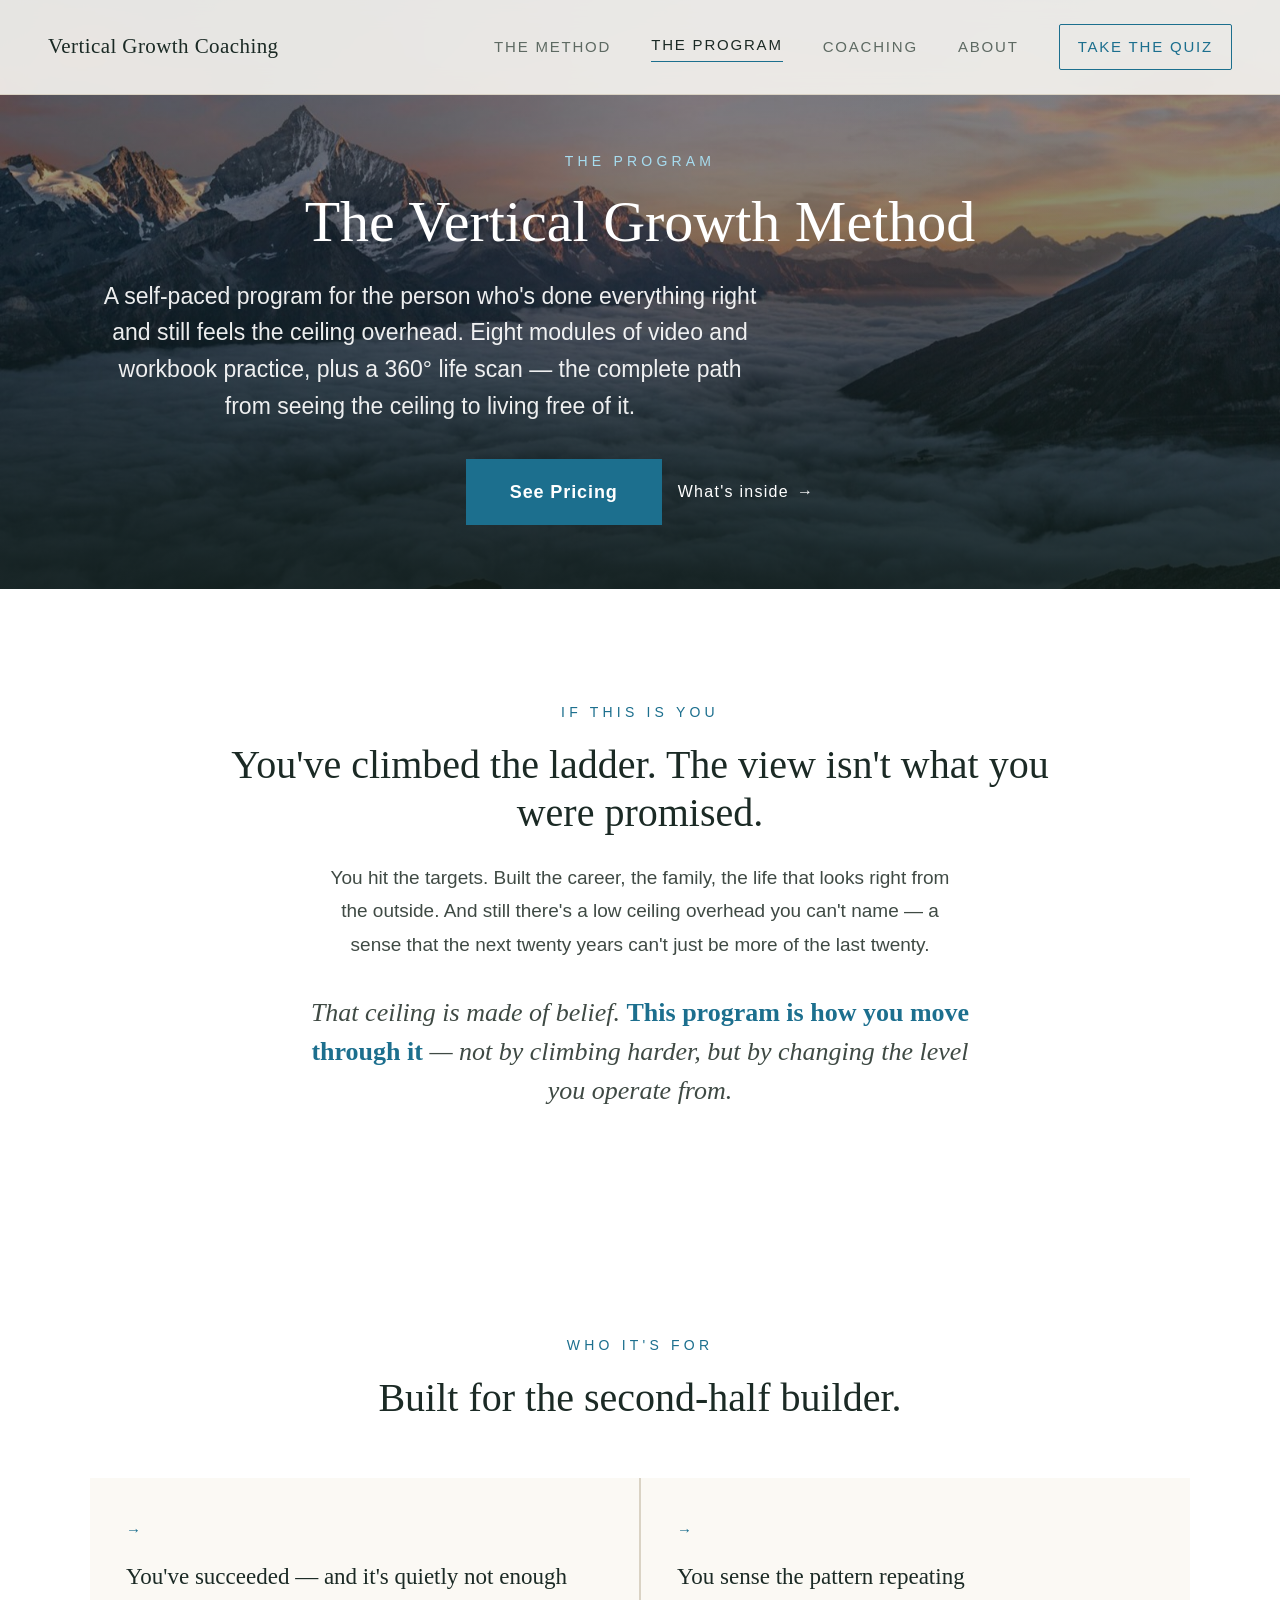
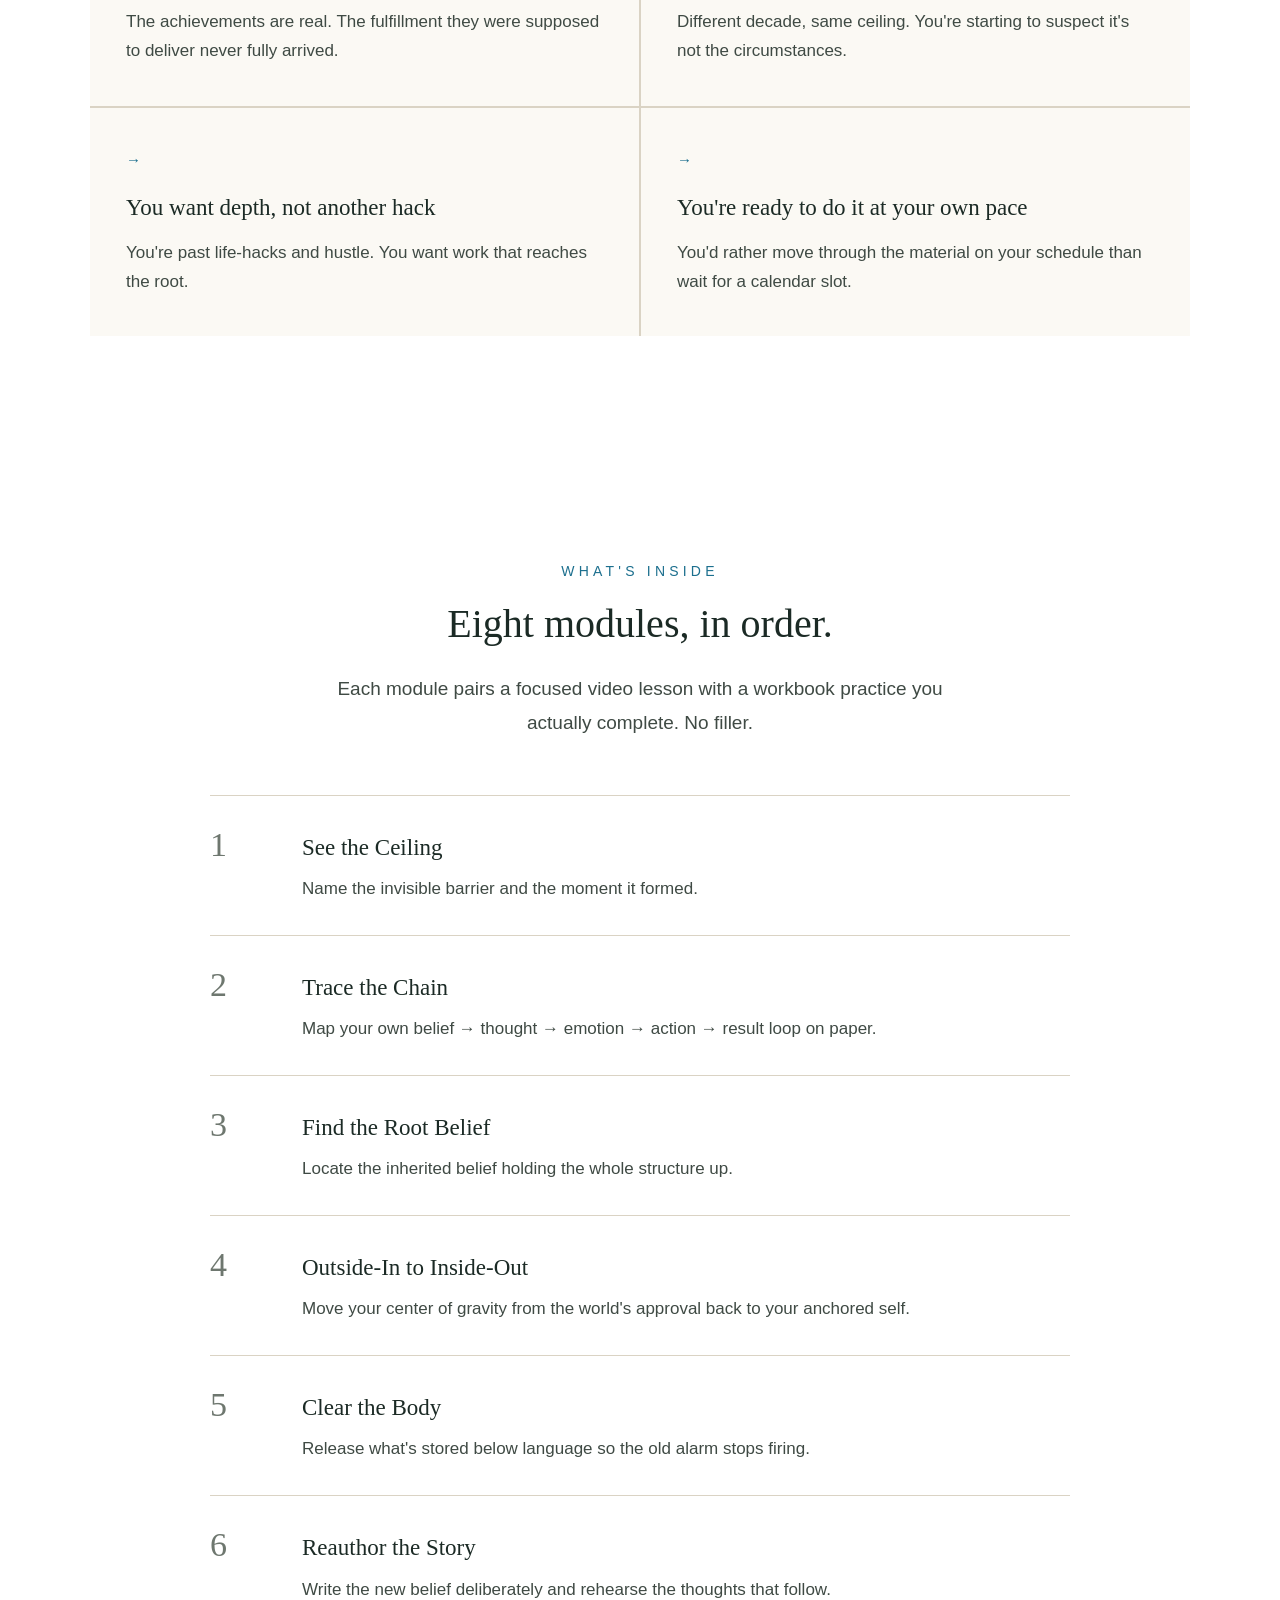
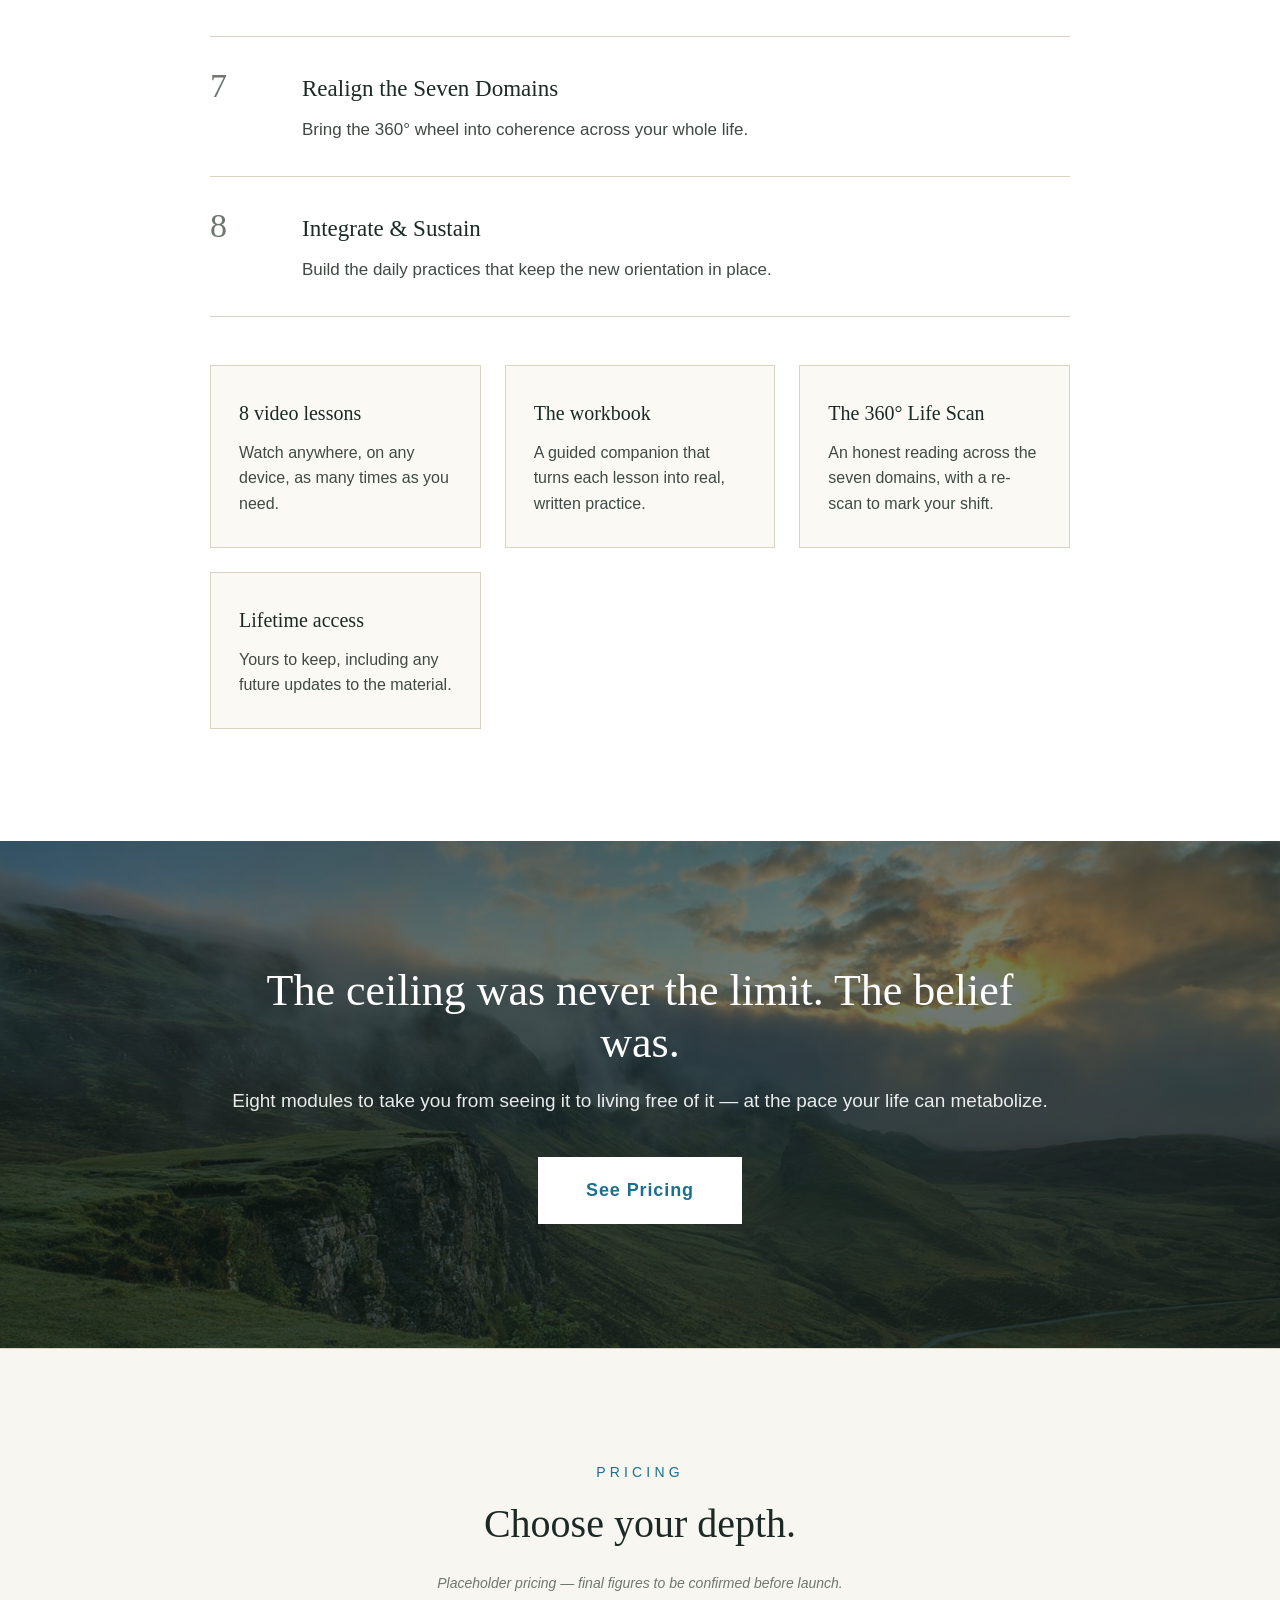
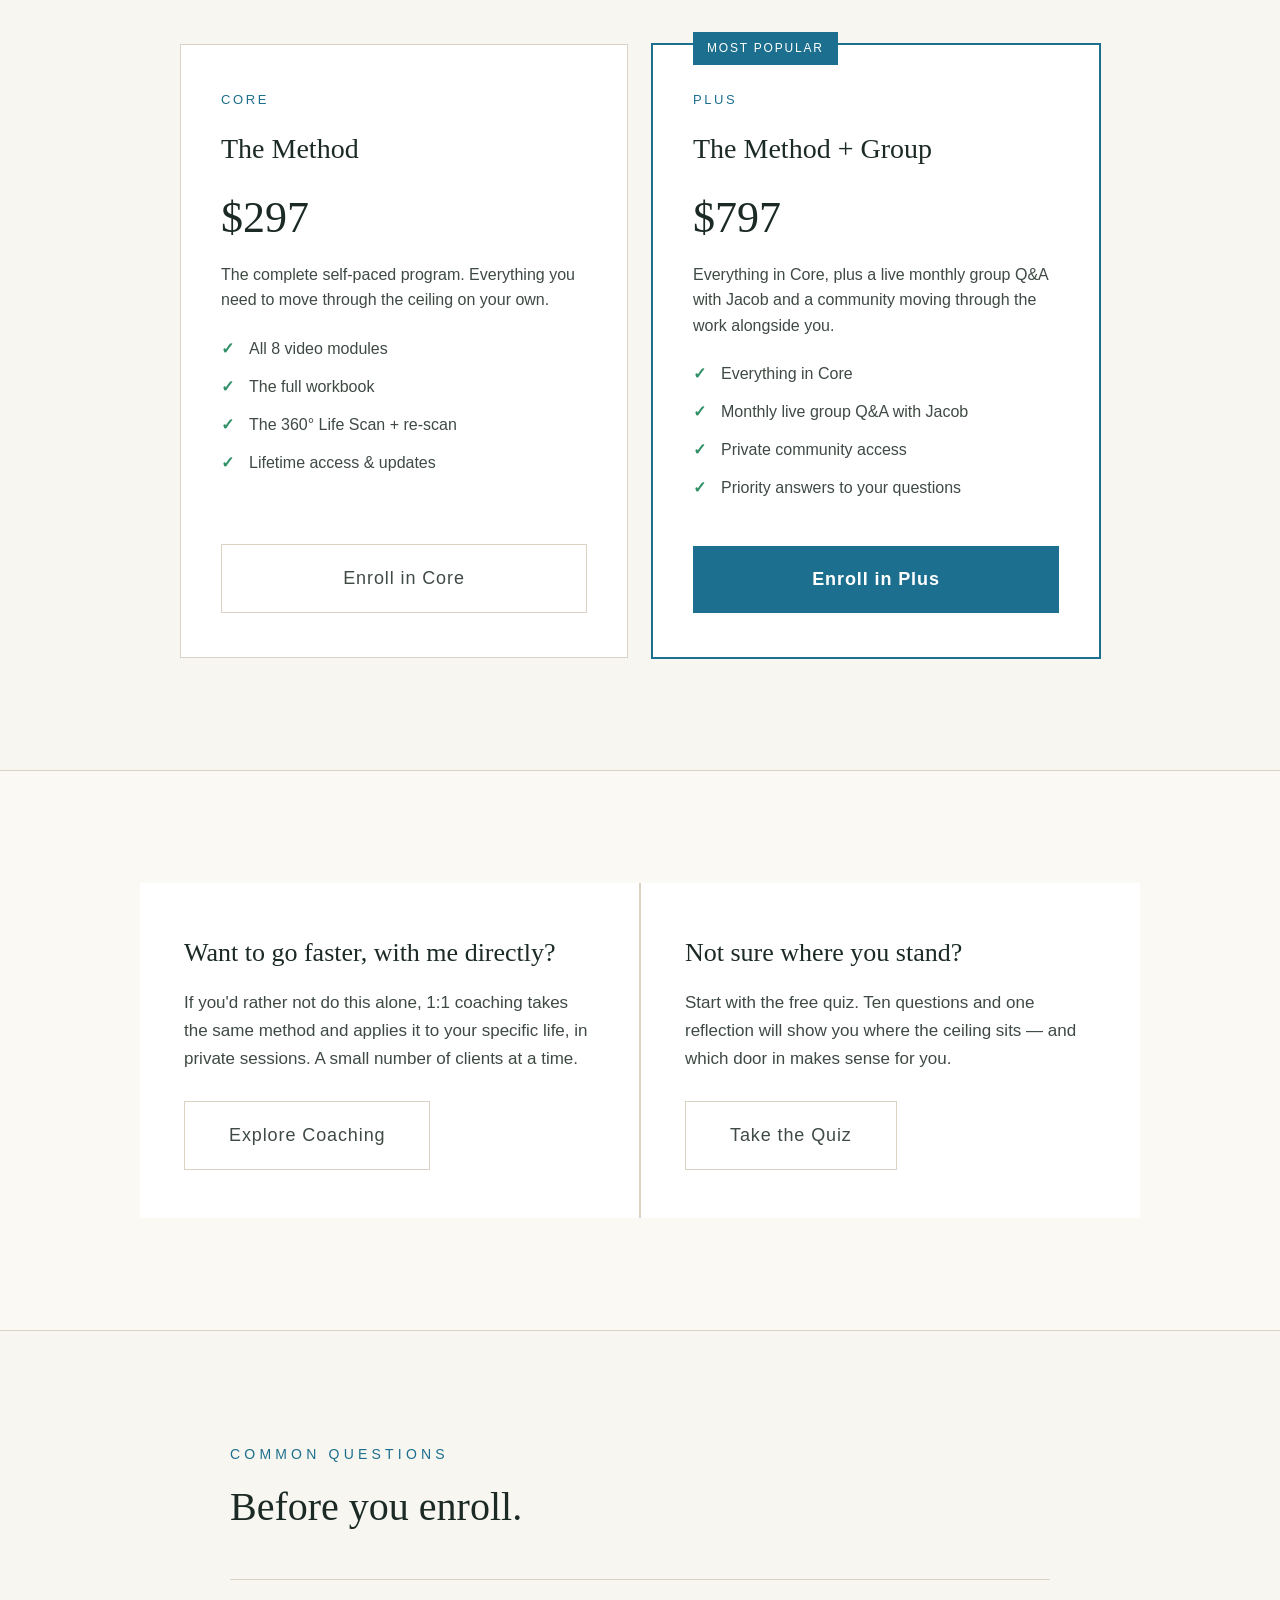
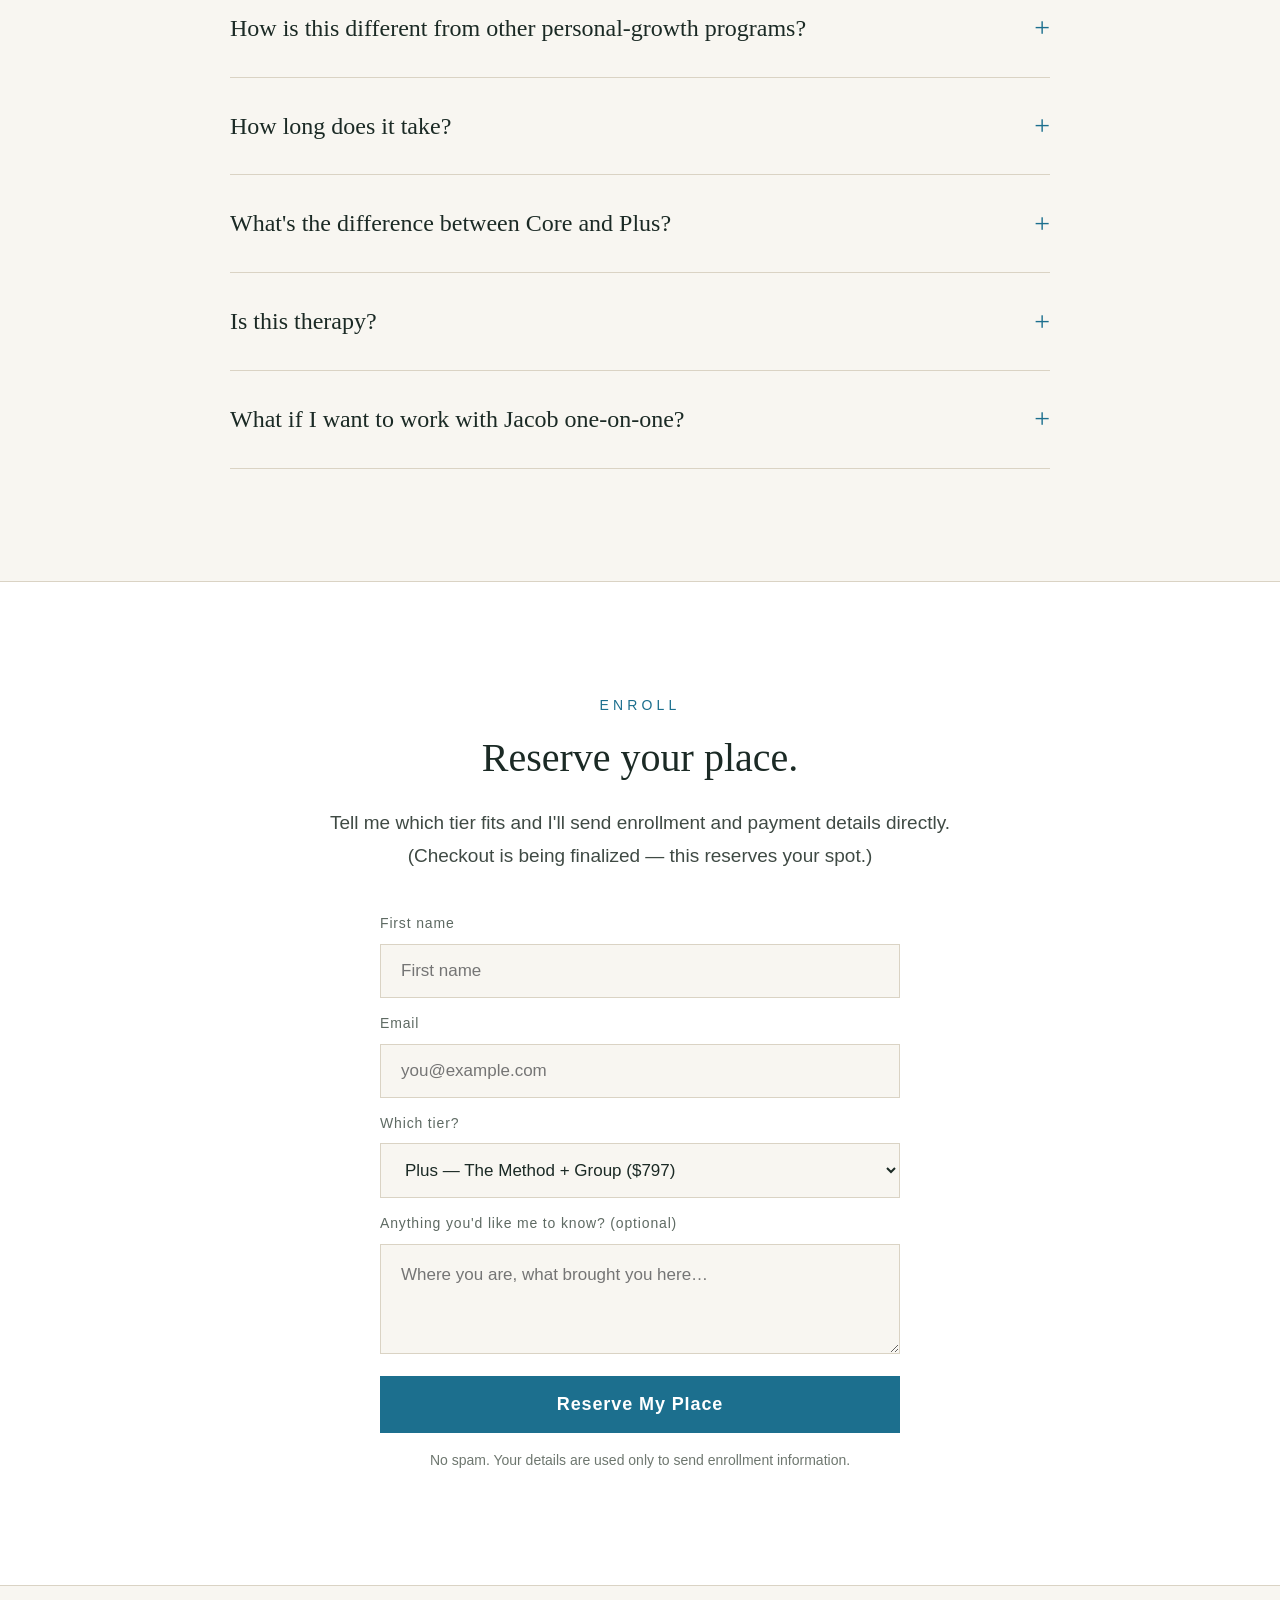
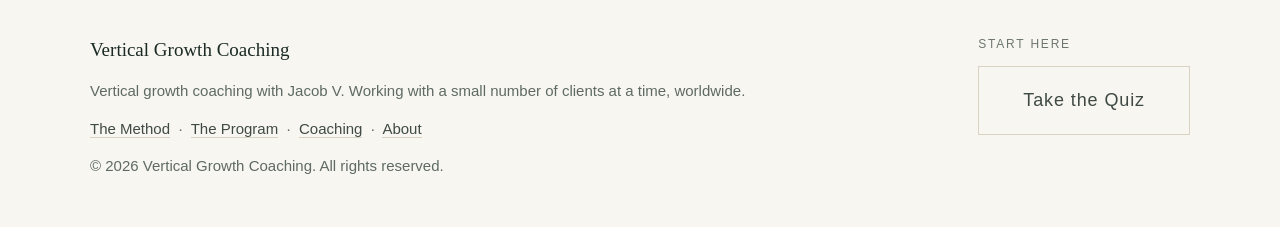
<file: program.html>
<!DOCTYPE html>
<html lang="en">
<head>
  <meta charset="UTF-8">
  <meta name="viewport" content="width=device-width, initial-scale=1.0">
  <title>The Vertical Growth Method (Program) | Vertical Growth Coaching</title>
  <meta name="description" content="The Vertical Growth Method is a self-paced program — eight modules of video and workbook practice plus a 360° life scan — that moves you through the glass ceiling of inherited belief. Core and Plus options.">
  <meta name="author" content="Jacob V">
  <meta name="theme-color" content="#F8F6F1">
  <link rel="canonical" href="https://verticalgrowthcoaching.com/program.html">
  <link rel="icon" type="image/svg+xml" href="/favicon.svg">
  <link rel="apple-touch-icon" href="/apple-touch-icon.png">
  <link rel="manifest" href="/site.webmanifest">

  <meta property="og:type" content="product">
  <meta property="og:site_name" content="Vertical Growth Coaching">
  <meta property="og:title" content="The Vertical Growth Method (Program)">
  <meta property="og:description" content="A self-paced program that moves you through the glass ceiling of inherited belief. Eight modules, video + workbook, and a 360° life scan.">
  <meta property="og:url" content="https://verticalgrowthcoaching.com/program.html">
  <meta property="og:image" content="https://verticalgrowthcoaching.com/jacob.jpg">

  <!-- Google Tag Manager -->
  <script>(function(w,d,s,l,i){w[l]=w[l]||[];w[l].push({'gtm.start':
  new Date().getTime(),event:'gtm.js'});var f=d.getElementsByTagName(s)[0],
  j=d.createElement(s),dl=l!='dataLayer'?'&l='+l:'';j.async=true;j.src=
  'https://www.googletagmanager.com/gtm.js?id='+i+dl;f.parentNode.insertBefore(j,f);
  })(window,document,'script','dataLayer','GTM-MJ2HJQQ3');</script>
  <!-- End Google Tag Manager -->

  <link rel="stylesheet" href="/styles.css">
</head>
<body>

<!-- Google Tag Manager (noscript) -->
<noscript><iframe src="https://www.googletagmanager.com/ns.html?id=GTM-MJ2HJQQ3"
height="0" width="0" style="display:none;visibility:hidden"></iframe></noscript>

<a class="skip-link" href="#main">Skip to main content</a>

<!-- NAV -->
<header>
  <nav aria-label="Primary">
    <a class="nav-logo" href="/">Vertical Growth Coaching</a>
    <button class="nav-toggle" type="button" aria-label="Open menu" aria-expanded="false" aria-controls="navLinks">
      <span></span><span></span><span></span>
    </button>
    <div class="nav-links" id="navLinks">
      <a href="/method.html">The Method</a>
      <a href="/program.html" class="active">The Program</a>
      <a href="/coaching.html">Coaching</a>
      <a href="/about.html">About</a>
      <a href="/#quiz" class="nav-cta">Take the Quiz</a>
    </div>
  </nav>
</header>

<main id="main">

<!-- PAGE HERO -->
<section class="page-hero media-hero center bg-lake">
  <div class="page-hero-inner">
    <div class="section-label">The Program</div>
    <h1>The Vertical Growth Method</h1>
    <p class="page-hero-lead">
      A self-paced program for the person who's done everything right and still feels the ceiling overhead. Eight modules of video and workbook practice, plus a 360° life scan — the complete path from seeing the ceiling to living free of it.
    </p>
    <div class="cta-group">
      <a href="#pricing" class="btn-primary">See Pricing</a>
      <a href="#modules" class="btn-ghost">What's inside</a>
    </div>
  </div>
</section>

<!-- THE HOOK / PROBLEM -->
<section id="glass-ceiling">
  <div class="ceiling-inner">
    <div class="section-label">If This Is You</div>
    <h2 class="section-title">You've climbed the ladder. The view isn't what you were promised.</h2>
    <p class="section-body" style="margin:0 auto 20px;">
      You hit the targets. Built the career, the family, the life that looks right from the outside. And still there's a low ceiling overhead you can't name — a sense that the next twenty years can't just be more of the last twenty.
    </p>
    <p class="ceiling-note" style="margin-top:32px;">That ceiling is made of belief. <strong>This program is how you move through it</strong> — not by climbing harder, but by changing the level you operate from.</p>
  </div>
</section>

<!-- WHO IT'S FOR -->
<section id="pillars">
  <div class="pillars-inner">
    <div class="pillars-header">
      <div class="section-label">Who It's For</div>
      <h2 class="section-title">Built for the second-half builder.</h2>
    </div>
    <div class="pillars-grid">
      <div class="pillar"><div class="pillar-num">→</div><h3>You've succeeded — and it's quietly not enough</h3><p>The achievements are real. The fulfillment they were supposed to deliver never fully arrived.</p></div>
      <div class="pillar"><div class="pillar-num">→</div><h3>You sense the pattern repeating</h3><p>Different decade, same ceiling. You're starting to suspect it's not the circumstances.</p></div>
      <div class="pillar"><div class="pillar-num">→</div><h3>You want depth, not another hack</h3><p>You're past life-hacks and hustle. You want work that reaches the root.</p></div>
      <div class="pillar"><div class="pillar-num">→</div><h3>You're ready to do it at your own pace</h3><p>You'd rather move through the material on your schedule than wait for a calendar slot.</p></div>
    </div>
  </div>
</section>

<!-- 8 MODULES -->
<section id="modules">
  <div class="modules-inner">
    <div class="modules-header">
      <div class="section-label">What's Inside</div>
      <h2 class="section-title">Eight modules, in order.</h2>
      <p class="section-body" style="margin:0 auto;">Each module pairs a focused video lesson with a workbook practice you actually complete. No filler.</p>
    </div>
    <div class="module-list">
      <div class="module-row"><div class="module-num">1</div><div><h3>See the Ceiling</h3><p>Name the invisible barrier and the moment it formed.</p></div></div>
      <div class="module-row"><div class="module-num">2</div><div><h3>Trace the Chain</h3><p>Map your own belief → thought → emotion → action → result loop on paper.</p></div></div>
      <div class="module-row"><div class="module-num">3</div><div><h3>Find the Root Belief</h3><p>Locate the inherited belief holding the whole structure up.</p></div></div>
      <div class="module-row"><div class="module-num">4</div><div><h3>Outside-In to Inside-Out</h3><p>Move your center of gravity from the world's approval back to your anchored self.</p></div></div>
      <div class="module-row"><div class="module-num">5</div><div><h3>Clear the Body</h3><p>Release what's stored below language so the old alarm stops firing.</p></div></div>
      <div class="module-row"><div class="module-num">6</div><div><h3>Reauthor the Story</h3><p>Write the new belief deliberately and rehearse the thoughts that follow.</p></div></div>
      <div class="module-row"><div class="module-num">7</div><div><h3>Realign the Seven Domains</h3><p>Bring the 360° wheel into coherence across your whole life.</p></div></div>
      <div class="module-row"><div class="module-num">8</div><div><h3>Integrate &amp; Sustain</h3><p>Build the daily practices that keep the new orientation in place.</p></div></div>
    </div>
    <div class="included-grid">
      <div class="included-item"><h3>8 video lessons</h3><p>Watch anywhere, on any device, as many times as you need.</p></div>
      <div class="included-item"><h3>The workbook</h3><p>A guided companion that turns each lesson into real, written practice.</p></div>
      <div class="included-item"><h3>The 360° Life Scan</h3><p>An honest reading across the seven domains, with a re-scan to mark your shift.</p></div>
      <div class="included-item"><h3>Lifetime access</h3><p>Yours to keep, including any future updates to the material.</p></div>
    </div>
  </div>
</section>

<!-- PHOTO BAND -->
<div class="photo-band bg-fog">
  <h2>The ceiling was never the limit. The belief was.</h2>
  <p>Eight modules to take you from seeing it to living free of it — at the pace your life can metabolize.</p>
  <a href="#pricing" class="btn-white">See Pricing</a>
</div>

<!-- PRICING -->
<section id="pricing">
  <div class="pricing-inner">
    <div class="section-label">Pricing</div>
    <h2 class="section-title">Choose your depth.</h2>
    <p class="price-disclaimer">Placeholder pricing — final figures to be confirmed before launch.</p>
    <div class="price-grid">
      <div class="price-card">
        <div class="price-tier">Core</div>
        <h3>The Method</h3>
        <div class="price-amount">$297</div>
        <p>The complete self-paced program. Everything you need to move through the ceiling on your own.</p>
        <ul class="price-features">
          <li>All 8 video modules</li>
          <li>The full workbook</li>
          <li>The 360° Life Scan + re-scan</li>
          <li>Lifetime access &amp; updates</li>
        </ul>
        <a href="#enroll" class="btn-secondary" data-tier="core">Enroll in Core</a>
      </div>
      <div class="price-card popular">
        <span class="price-badge">Most popular</span>
        <div class="price-tier">Plus</div>
        <h3>The Method + Group</h3>
        <div class="price-amount">$797</div>
        <p>Everything in Core, plus a live monthly group Q&amp;A with Jacob and a community moving through the work alongside you.</p>
        <ul class="price-features">
          <li>Everything in Core</li>
          <li>Monthly live group Q&amp;A with Jacob</li>
          <li>Private community access</li>
          <li>Priority answers to your questions</li>
        </ul>
        <a href="#enroll" class="btn-primary" data-tier="plus">Enroll in Plus</a>
      </div>
    </div>
  </div>
</section>

<!-- BRIDGE TO COACHING -->
<section class="bridge">
  <div class="bridge-inner">
    <div class="bridge-col">
      <h3>Want to go faster, with me directly?</h3>
      <p>If you'd rather not do this alone, 1:1 coaching takes the same method and applies it to your specific life, in private sessions. A small number of clients at a time.</p>
      <a href="/coaching.html" class="btn-secondary">Explore Coaching</a>
    </div>
    <div class="bridge-col">
      <h3>Not sure where you stand?</h3>
      <p>Start with the free quiz. Ten questions and one reflection will show you where the ceiling sits — and which door in makes sense for you.</p>
      <a href="/#quiz" class="btn-secondary">Take the Quiz</a>
    </div>
  </div>
</section>

<!-- FAQ -->
<section id="faq">
  <div class="faq-inner">
    <div class="section-label">Common Questions</div>
    <h2 class="section-title">Before you enroll.</h2>
    <div class="faq-list">
      <details class="faq-item">
        <summary>How is this different from other personal-growth programs?</summary>
        <p>Most programs work on results — habits, productivity, mindset tweaks. This one works at the root: the inherited belief that holds the whole chain in place. Change that, and thoughts, emotions, actions, and results reorganize on their own. It draws on four pillars — the psychology of change, plant-based medicine, Jewish philosophy, and Kabbalah &amp; energy.</p>
      </details>
      <details class="faq-item">
        <summary>How long does it take?</summary>
        <p>It's self-paced. Most people move through the eight modules over six to ten weeks, but the material is yours for life — you can go faster, slower, or revisit any module whenever you need it.</p>
      </details>
      <details class="faq-item">
        <summary>What's the difference between Core and Plus?</summary>
        <p>Core is the complete self-paced program. Plus adds a live monthly group Q&amp;A with Jacob and a private community, so you're moving through the work alongside others and can get your specific questions answered.</p>
      </details>
      <details class="faq-item">
        <summary>Is this therapy?</summary>
        <p>No. Therapy works with what's wounded; this works with what's next. If you're in active crisis, start with a therapist. If you're stable but stuck against a ceiling you can't name, this is the right tool.</p>
      </details>
      <details class="faq-item">
        <summary>What if I want to work with Jacob one-on-one?</summary>
        <p>That's the <a href="/coaching.html" style="color:var(--ember);">1:1 Coaching</a> path. It begins with a free discovery call and is offered by application to a small number of clients.</p>
      </details>
    </div>
  </div>
</section>

<!-- ENROLL -->
<section id="enroll">
  <div class="form-inner">
    <div class="section-label">Enroll</div>
    <h2 class="section-title">Reserve your place.</h2>
    <p class="section-body">Tell me which tier fits and I'll send enrollment and payment details directly. (Checkout is being finalized — this reserves your spot.)</p>
    <form class="stack-form" name="program-enroll" method="POST" data-netlify="true" netlify-honeypot="bot-field">
      <input type="hidden" name="form-name" value="program-enroll">
      <p hidden><label>Don't fill this out: <input name="bot-field"></label></p>
      <label for="enrollName">First name</label>
      <input id="enrollName" type="text" name="name" placeholder="First name" required>
      <label for="enrollEmail">Email</label>
      <input id="enrollEmail" type="email" name="email" placeholder="you@example.com" required>
      <label for="enrollTier">Which tier?</label>
      <select id="enrollTier" name="tier">
        <option value="plus">Plus — The Method + Group ($797)</option>
        <option value="core">Core — The Method ($297)</option>
        <option value="unsure">Not sure yet</option>
      </select>
      <label for="enrollNote">Anything you'd like me to know? (optional)</label>
      <textarea id="enrollNote" name="message" placeholder="Where you are, what brought you here…"></textarea>
      <button type="submit" class="btn-primary">Reserve My Place</button>
    </form>
    <p class="form-privacy">No spam. Your details are used only to send enrollment information.</p>
  </div>
</section>

</main>

<!-- FOOTER -->
<footer>
  <div class="footer-inner">
    <div class="footer-left">
      <div class="logo">Vertical Growth Coaching</div>
      <p class="copy" style="margin-bottom:12px;">Vertical growth coaching with Jacob V. Working with a small number of clients at a time, worldwide.</p>
      <p class="copy" style="margin-bottom:12px;">
        <a href="/method.html" style="color:var(--text-2);text-decoration:none;border-bottom:1px solid var(--border);">The Method</a>
        &nbsp;·&nbsp;
        <a href="/program.html" style="color:var(--text-2);text-decoration:none;border-bottom:1px solid var(--border);">The Program</a>
        &nbsp;·&nbsp;
        <a href="/coaching.html" style="color:var(--text-2);text-decoration:none;border-bottom:1px solid var(--border);">Coaching</a>
        &nbsp;·&nbsp;
        <a href="/about.html" style="color:var(--text-2);text-decoration:none;border-bottom:1px solid var(--border);">About</a>
      </p>
      <p class="copy">&copy; 2026 Vertical Growth Coaching. All rights reserved.</p>
    </div>
    <div class="footer-right">
      <p class="footer-right-label">Start Here</p>
      <a href="/#quiz" class="btn-secondary">Take the Quiz</a>
    </div>
  </div>
</footer>

<script src="/site.js" defer></script>
</body>
</html>
</file>
<file: styles.css>
*, *::before, *::after { box-sizing: border-box; margin: 0; padding: 0; }

    :root {
      --dark:     #F8F6F1;   /* cream base — page background */
      --surface:  #FFFFFF;   /* alternating section background */
      --elevated: #FBF9F4;   /* cards */
      --overlay:  #F1ECE1;
      --border:   #DAD3C4;   /* warm light border */
      --text-1:   #1B2A25;   /* primary text & headings */
      --text-2:   #3F4A44;   /* body copy */
      --text-3:   #5E6A63;   /* muted labels */
      --text-4:   #6E776F;   /* faint text */
      --ember:    #1C6F8E;   /* primary accent — deep sky (legible on light) */
      --gold:     #2E9CC4;   /* bright sky accent */
      --green:    #2F8F66;   /* success */
      --anchor:   #1F3D34;   /* deep evergreen */
      --font:     'Georgia', serif;
      --sans:     -apple-system, BlinkMacSystemFont, 'Segoe UI', sans-serif;
    }

    html { scroll-behavior: smooth; }

    @media (prefers-reduced-motion: reduce) {
      html { scroll-behavior: auto; }
      *, *::before, *::after {
        animation-duration: 0.01ms !important;
        animation-iteration-count: 1 !important;
        transition-duration: 0.01ms !important;
      }
    }

    .skip-link {
      position: absolute;
      top: -100px; left: 16px;
      z-index: 1000;
      padding: 12px 20px;
      background: var(--ember);
      color: #fff;
      text-decoration: none;
      font-size: 15px;
      letter-spacing: 0.05em;
      transition: top 0.15s;
    }
    .skip-link:focus { top: 12px; }

    /* ── FAQ ── */
    #faq .faq-inner { max-width: 820px; margin: 0 auto; }
    .faq-list { margin-top: 48px; }
    .faq-item {
      border-top: 1px solid var(--border);
      padding: 28px 0;
    }
    .faq-item:last-child { border-bottom: 1px solid var(--border); }
    .faq-item summary {
      font-family: var(--font);
      font-size: 24px;
      color: var(--text-1);
      cursor: pointer;
      list-style: none;
      display: flex;
      justify-content: space-between;
      align-items: center;
      gap: 16px;
    }
    .faq-item summary::-webkit-details-marker { display: none; }
    .faq-item summary::after {
      content: '+';
      color: var(--ember);
      font-size: 28px;
      line-height: 1;
      transition: transform 0.2s;
    }
    .faq-item[open] summary::after { transform: rotate(45deg); }
    .faq-item p {
      margin-top: 16px;
      color: var(--text-2);
      font-size: 19px;
      line-height: 1.7;
    }

    body {
      background: var(--dark);
      color: var(--text-1);
      font-family: var(--sans);
      line-height: 1.7;
      font-size: 19px;
      -webkit-text-size-adjust: 100%;
    }

    /* ── NAV ── */
    nav {
      position: fixed;
      top: 0; left: 0; right: 0;
      z-index: 100;
      display: flex;
      justify-content: space-between;
      align-items: center;
      padding: 24px 48px;
      background: rgba(248,246,241,0.9);
      backdrop-filter: blur(12px);
      border-bottom: 1px solid var(--border);
    }
    .nav-logo {
      font-family: var(--font);
      font-size: 21px;
      color: var(--text-1);
      letter-spacing: 0.02em;
      text-decoration: none;
    }
    .nav-links { display: flex; gap: 40px; align-items: center; }
    .nav-links a {
      color: var(--text-3);
      text-decoration: none;
      font-size: 15px;
      letter-spacing: 0.12em;
      text-transform: uppercase;
      transition: color 0.2s;
    }
    .nav-links a:hover { color: var(--text-1); }

    /* ── BUTTONS ── */
    .btn-primary {
      background: var(--ember);
      color: #fff;
      border: none;
      padding: 18px 44px;
      font-size: 18px;
      font-weight: 600;
      letter-spacing: 0.05em;
      cursor: pointer;
      text-decoration: none;
      display: inline-block;
      transition: all 0.2s;
      font-family: var(--sans);
    }
    .btn-primary:hover { opacity: 0.88; transform: translateY(-1px); }
    .btn-secondary {
      background: transparent;
      color: var(--text-2);
      border: 1px solid var(--border);
      padding: 18px 44px;
      font-size: 18px;
      letter-spacing: 0.05em;
      cursor: pointer;
      text-decoration: none;
      display: inline-block;
      transition: all 0.2s;
      font-family: var(--sans);
    }
    .btn-secondary:hover { border-color: var(--text-3); color: var(--text-1); }
    .btn-ghost {
      color: var(--text-2);
      text-decoration: none;
      font-size: 16px;
      letter-spacing: 0.08em;
      display: inline-flex;
      align-items: center;
      gap: 8px;
      transition: color 0.2s;
    }
    .btn-ghost:hover { color: var(--text-1); }
    .btn-ghost::after { content: '→'; }

    /* ── HERO ── */
    .hero {
      min-height: 100vh;
      display: flex;
      align-items: center;
      padding: 120px 48px 80px;
      position: relative;
      overflow: hidden;
    }
    .hero::before {
      content: '';
      position: absolute;
      top: -200px; right: -200px;
      width: 700px; height: 700px;
      background: radial-gradient(circle, rgba(46,156,196,0.14) 0%, transparent 70%);
      pointer-events: none;
    }
    .hero-inner {
      width: 100%;
      max-width: 1200px;
      margin: 0 auto;
      display: grid;
      grid-template-columns: minmax(0, 1.05fr) minmax(0, 1fr);
      grid-template-areas:
        "top    diagram"
        "bottom diagram";
      column-gap: 56px;
      row-gap: 24px;
      align-items: center;
    }
    .hero-text-top    { grid-area: top;     align-self: end;    max-width: 580px; }
    .hero-text-bottom { grid-area: bottom;  align-self: start;  max-width: 580px; }
    .hero-diagram     { grid-area: diagram; justify-self: center; align-self: center; width: 100%; }
    .hero-diagram .circles-svg { max-width: 460px; margin: 0 auto; display: block; }
    .hero h1 {
      font-family: var(--font);
      font-size: clamp(20px, 2.6vw, 28px);
      line-height: 1.2;
      letter-spacing: 0.14em;
      text-transform: uppercase;
      color: var(--ember);
      margin-bottom: 20px;
      font-weight: normal;
    }
    .hero-tagline {
      font-family: var(--font);
      font-size: clamp(36px, 5.2vw, 58px);
      line-height: 1.08;
      color: var(--text-1);
      margin-bottom: 0;
      font-weight: normal;
    }
    .hero-tagline em { font-style: italic; color: var(--text-2); }
    .hero-body {
      font-size: clamp(19px, 1.8vw, 22px);
      color: var(--text-2);
      max-width: 580px;
      line-height: 1.6;
      margin-bottom: 28px;
    }
    .cta-group { display: flex; gap: 16px; flex-wrap: wrap; align-items: center; }

    /* ── SECTIONS ── */
    section { padding: 112px 48px; }
    .section-label {
      font-size: 14px;
      letter-spacing: 0.3em;
      text-transform: uppercase;
      color: var(--ember);
      margin-bottom: 16px;
    }
    .section-title {
      font-family: var(--font);
      font-size: clamp(28px, 4vw, 40px);
      font-weight: normal;
      color: var(--text-1);
      margin-bottom: 24px;
      line-height: 1.2;
    }
    .section-body {
      font-size: 19px;
      color: var(--text-2);
      line-height: 1.75;
      max-width: 640px;
    }

    /* ── PROBLEM SECTION ── */
    #problem { background: var(--surface); }
    .problem-inner {
      max-width: 800px;
      margin: 0 auto;
      text-align: center;
    }
    .problem-inner .section-body { margin: 0 auto 48px; max-width: 620px; }
    .pain-points {
      display: grid;
      grid-template-columns: 1fr 1fr;
      gap: 2px;
      background: var(--border);
      text-align: left;
      margin-bottom: 48px;
    }
    .pain-point {
      background: var(--elevated);
      padding: 32px;
      font-size: 19px;
      color: var(--text-2);
      display: flex;
      gap: 16px;
      align-items: flex-start;
    }
    .pain-check {
      color: var(--text-4);
      font-size: 14px;
      margin-top: 3px;
      flex-shrink: 0;
    }

    /* ── QUIZ SECTION ── */
    #quiz {
      background: var(--dark);
      border-top: 1px solid var(--border);
      border-bottom: 1px solid var(--border);
    }
    .quiz-container {
      max-width: 680px;
      margin: 0 auto;
      text-align: center;
    }
    .quiz-container .section-body { margin: 0 auto 48px; }

    /* Quiz Steps */
    .quiz-step { display: none; }
    .quiz-step.active { display: block; }
    .quiz-question {
      font-family: var(--font);
      font-size: 26px;
      color: var(--text-1);
      margin-bottom: 32px;
      line-height: 1.4;
    }
    .quiz-options { display: flex; flex-direction: column; gap: 12px; max-width: 480px; margin: 0 auto; }
    .quiz-option {
      background: var(--surface);
      border: 1px solid var(--border);
      padding: 20px 24px;
      color: var(--text-2);
      font-size: 18px;
      text-align: left;
      cursor: pointer;
      transition: all 0.2s;
      font-family: var(--sans);
    }
    .quiz-option:hover { border-color: var(--ember); color: var(--text-1); }
    .quiz-option.selected { border-color: var(--ember); background: rgba(28,111,142,0.10); color: var(--text-1); }
    .quiz-progress {
      display: flex;
      justify-content: center;
      gap: 8px;
      margin: 0 auto 40px;
      max-width: 320px;
      flex-wrap: wrap;
    }
    .quiz-dot {
      width: 8px; height: 8px;
      border-radius: 50%;
      background: var(--border);
      transition: background 0.3s;
    }
    .quiz-dot.filled { background: var(--ember); }

    /* Quiz subtext (under question) */
    .quiz-subtext {
      color: var(--text-3);
      font-size: 18px;
      text-align: center;
      margin: -16px auto 24px;
      max-width: 560px;
      line-height: 1.55;
    }

    /* Multi-select buttons (life context) */
    .quiz-options-multi {
      display: flex;
      flex-direction: column;
      gap: 12px;
      max-width: 540px;
      margin: 0 auto 16px;
    }
    .quiz-option-multi {
      position: relative;
      padding: 16px 20px 16px 52px;
      background: var(--elevated);
      border: 1px solid var(--border);
      color: var(--text-2);
      font-size: 18px;
      text-align: left;
      cursor: pointer;
      transition: all 0.15s;
      font-family: var(--sans);
    }
    .quiz-option-multi::before {
      content: '';
      position: absolute;
      left: 18px;
      top: 50%;
      transform: translateY(-50%);
      width: 18px; height: 18px;
      border: 1.5px solid var(--text-4);
      background: transparent;
      transition: all 0.15s;
    }
    .quiz-option-multi:hover { border-color: var(--ember); color: var(--text-1); }
    .quiz-option-multi.selected {
      border-color: var(--ember);
      color: var(--text-1);
      background: rgba(28,111,142,0.10);
    }
    .quiz-option-multi.selected::before {
      background: var(--ember);
      border-color: var(--ember);
    }
    .quiz-option-multi.selected::after {
      content: '';
      position: absolute;
      left: 22px; top: 50%;
      transform: translateY(-65%) rotate(-45deg);
      width: 10px; height: 5px;
      border-left: 2px solid #fff;
      border-bottom: 2px solid #fff;
    }

    /* Textareas (life context "other", aspiration) */
    .quiz-textarea,
    .quiz-textarea-small {
      width: 100%;
      max-width: 540px;
      display: block;
      margin: 0 auto 16px;
      padding: 16px 20px;
      background: var(--surface);
      border: 1px solid var(--border);
      color: var(--text-1);
      font-size: 17px;
      font-family: var(--sans);
      line-height: 1.6;
      resize: vertical;
      outline: none;
      transition: border-color 0.2s;
    }
    .quiz-textarea:focus,
    .quiz-textarea-small:focus { border-color: var(--ember); }
    .quiz-textarea::placeholder,
    .quiz-textarea-small::placeholder { color: var(--text-4); }
    .quiz-textarea-small { font-size: 15px; min-height: 56px; }

    .quiz-continue-btn {
      display: block;
      margin: 8px auto 0;
      min-width: 200px;
    }
    .quiz-continue-btn:disabled {
      opacity: 0.35;
      cursor: not-allowed;
      transform: none !important;
    }
    .quiz-aspiration-actions {
      display: flex;
      flex-direction: column;
      gap: 14px;
      align-items: center;
      margin-top: 4px;
    }
    .quiz-aspiration-actions .btn-primary { min-width: 200px; }
    .quiz-aspiration-actions .btn-ghost {
      color: var(--text-3);
      text-decoration: none;
      font-size: 14px;
      letter-spacing: 0.05em;
      background: transparent;
      border: none;
      cursor: pointer;
      font-family: var(--sans);
      padding: 8px 16px;
    }
    .quiz-aspiration-actions .btn-ghost:hover { color: var(--text-1); }

    /* Interlude */
    .quiz-interlude {
      max-width: 560px;
      margin: 0 auto;
      text-align: center;
      padding: 32px 0 16px;
    }
    .quiz-interlude-headline {
      font-family: var(--font);
      font-size: clamp(28px, 4vw, 36px);
      color: var(--text-1);
      margin-bottom: 20px;
    }
    .quiz-interlude-body {
      font-size: 18px;
      color: var(--text-2);
      line-height: 1.65;
      margin-bottom: 36px;
    }

    /* Age band fieldset (in email gate) */
    .age-band-fieldset {
      border: 1px solid var(--border);
      padding: 12px 16px 16px;
      margin-bottom: 16px;
      transition: border-color 0.2s;
    }
    .age-band-fieldset legend {
      padding: 0 8px;
      color: var(--text-3);
      font-size: 12px;
      letter-spacing: 0.14em;
      text-transform: uppercase;
    }
    .age-band-fieldset.age-band-error { border-color: #D44040; }
    .age-band-options {
      display: flex;
      gap: 6px;
      flex-wrap: wrap;
    }
    .age-band-options label {
      flex: 1 1 auto;
      min-width: 56px;
      position: relative;
      cursor: pointer;
    }
    .age-band-options input { position: absolute; opacity: 0; pointer-events: none; }
    .age-band-options span {
      display: block;
      padding: 10px 12px;
      border: 1px solid var(--border);
      background: var(--surface);
      text-align: center;
      font-size: 15px;
      color: var(--text-2);
      transition: all 0.15s;
    }
    .age-band-options input:checked + span {
      border-color: var(--ember);
      background: rgba(28,111,142,0.10);
      color: var(--text-1);
    }
    .age-band-options label:hover span { border-color: var(--text-3); }

    /* Marketing consent row */
    .consent-row {
      display: flex;
      gap: 10px;
      align-items: flex-start;
      font-size: 14px;
      color: var(--text-3);
      margin-bottom: 16px;
      cursor: pointer;
      line-height: 1.5;
    }
    .consent-row input[type="checkbox"] {
      margin-top: 3px;
      accent-color: var(--ember);
      flex-shrink: 0;
    }

    /* Results greeting */
    .result-greeting {
      font-family: var(--font);
      font-size: clamp(22px, 3vw, 28px);
      color: var(--text-1);
      text-align: center;
      margin-bottom: 24px;
      font-style: italic;
      line-height: 1.3;
    }

    /* Quiz Email Gate */
    .quiz-email-gate {
      max-width: 420px;
      margin: 0 auto;
    }
    .quiz-email-gate input {
      width: 100%;
      padding: 18px 24px;
      background: var(--surface);
      border: 1px solid var(--border);
      color: var(--text-1);
      font-size: 17px;
      font-family: var(--sans);
      margin-bottom: 12px;
      outline: none;
      transition: border-color 0.2s;
    }
    .quiz-email-gate input:focus { border-color: var(--ember); }
    .quiz-email-gate input::placeholder { color: var(--text-4); }
    .quiz-email-gate .btn-primary { width: 100%; text-align: center; }
    .quiz-email-gate .privacy-note {
      font-size: 15px;
      color: var(--text-3);
      margin-top: 12px;
    }

    /* Quiz Results */
    .quiz-results { text-align: left; max-width: 520px; margin: 0 auto; }
    .result-score {
      font-family: var(--font);
      font-size: 56px;
      color: var(--ember);
      margin-bottom: 8px;
      text-align: center;
    }
    .result-label {
      font-size: 21px;
      color: var(--text-1);
      text-align: center;
      margin-bottom: 32px;
    }
    .result-breakdown { margin-bottom: 40px; }
    .result-bar-group { margin-bottom: 20px; }
    .result-bar-label {
      display: flex;
      justify-content: space-between;
      font-size: 14px;
      color: var(--text-3);
      text-transform: uppercase;
      letter-spacing: 0.1em;
      margin-bottom: 8px;
    }
    .result-bar {
      height: 6px;
      background: var(--elevated);
      overflow: hidden;
    }
    .result-bar-fill {
      height: 100%;
      background: var(--ember);
      transition: width 1s ease;
    }

    /* ── FRAMEWORK ── */
    #framework { background: var(--surface); }
    .framework-inner {
      max-width: 720px;
      margin: 0 auto;
    }
    .framework-text p + p { margin-top: 20px; }
    .circles-diagram { width: 100%; display: flex; justify-content: center; align-items: center; }
    .circles-svg { width: 100%; height: auto; }

    /* ── Orientation morph (Before → After loop) ── */
    @keyframes orientationBefore {
      0%, 28%   { opacity: 1; }
      44%, 78%  { opacity: 0; }
      94%, 100% { opacity: 1; }
    }
    @keyframes orientationAfter {
      0%, 28%   { opacity: 0; }
      44%, 78%  { opacity: 1; }
      94%, 100% { opacity: 0; }
    }
    @keyframes orientationDomain {
      0%, 28%   { fill: #8A938C; }
      44%, 78%  { fill: #1B2A25; }
      94%, 100% { fill: #8A938C; }
    }
    @keyframes orientationWedge {
      0%, 28%   { stroke: #D7DED7; }
      44%, 78%  { stroke: #8FA3B0; }
      94%, 100% { stroke: #D7DED7; }
    }
    @keyframes selfPulse {
      0%, 100% { opacity: 0.55; }
      50%      { opacity: 1; }
    }
    .circles-svg .anim-before        { animation: orientationBefore 14s ease-in-out infinite; }
    .circles-svg .anim-after         { animation: orientationAfter  14s ease-in-out infinite; opacity: 0; }
    .circles-svg .domain-labels text { animation: orientationDomain 14s ease-in-out infinite; }
    .circles-svg .wedge-lines line   { animation: orientationWedge  14s ease-in-out infinite; }
    .circles-svg .self-halo          { animation: selfPulse 4s ease-in-out infinite; }

    @media (prefers-reduced-motion: reduce) {
      .circles-svg .anim-before,
      .circles-svg .anim-after,
      .circles-svg .domain-labels text,
      .circles-svg .wedge-lines line,
      .circles-svg .self-halo { animation: none; }
      .circles-svg .anim-before        { opacity: 0; }
      .circles-svg .anim-after         { opacity: 1; }
      .circles-svg .domain-labels text { fill: #1B2A25; }
      .circles-svg .wedge-lines line   { stroke: #8FA3B0; }
      .circles-svg .self-halo          { opacity: 0.85; }
    }

    /* ── TRANSFORMATION ── */
    .transformation-inner { max-width: 1100px; margin: 0 auto; }
    .transformation-header {
      display: grid;
      grid-template-columns: 1fr 1fr;
      gap: 80px;
      margin-bottom: 80px;
    }
    .shift-grid {
      display: grid;
      grid-template-columns: 1fr 1fr;
      gap: 2px;
      background: var(--border);
    }
    .shift-card {
      background: var(--surface);
      padding: 40px;
    }
    .shift-card.before .shift-label { color: var(--text-4); }
    .shift-card.after .shift-label { color: var(--ember); }
    .shift-label {
      font-size: 11px;
      letter-spacing: 0.3em;
      text-transform: uppercase;
      margin-bottom: 24px;
    }
    .shift-item {
      display: flex;
      align-items: flex-start;
      gap: 16px;
      margin-bottom: 20px;
      color: var(--text-2);
      font-size: 16px;
    }

    /* ── LEAD MAGNET ── */
    #lead-magnet {
      background: var(--elevated);
      border-top: 1px solid var(--border);
      border-bottom: 1px solid var(--border);
    }
    .lead-magnet-inner {
      max-width: 700px;
      margin: 0 auto;
      text-align: center;
    }
    .lead-magnet-inner .section-body { margin: 0 auto 40px; }
    .lead-magnet-form {
      display: flex;
      gap: 12px;
      max-width: 500px;
      margin: 0 auto;
    }
    .lead-magnet-form input {
      flex: 1;
      padding: 18px 24px;
      background: var(--surface);
      border: 1px solid var(--border);
      color: var(--text-1);
      font-size: 17px;
      font-family: var(--sans);
      outline: none;
    }
    .lead-magnet-form input:focus { border-color: var(--ember); }
    .lead-magnet-form input::placeholder { color: var(--text-4); }
    .lead-magnet-privacy {
      font-size: 15px;
      color: var(--text-3);
      margin-top: 16px;
    }

    /* ── ABOUT ── */
    .about-inner {
      max-width: 1100px;
      margin: 0 auto;
      display: grid;
      grid-template-columns: 380px 1fr;
      gap: 80px;
      align-items: start;
    }
    .about-portrait {
      aspect-ratio: 3/4;
      overflow: hidden;
      background: var(--surface);
    }
    .about-text blockquote {
      font-family: var(--font);
      font-size: 24px;
      font-style: italic;
      color: var(--text-2);
      border-left: 2px solid var(--ember);
      padding-left: 24px;
      margin-bottom: 32px;
      line-height: 1.5;
    }
    .about-text p {
      font-size: 19px;
      color: var(--text-2);
      line-height: 1.75;
      margin-bottom: 20px;
    }

    /* ── PROCESS ── */
    #process { background: var(--surface); }
    .process-inner { max-width: 1100px; margin: 0 auto; }
    .process-header { margin-bottom: 64px; }
    .steps {
      display: grid;
      grid-template-columns: repeat(3, 1fr);
      gap: 2px;
      background: var(--border);
    }
    .step {
      background: var(--elevated);
      padding: 48px 40px;
    }
    .step-num {
      font-family: var(--font);
      font-size: 40px;
      color: var(--text-4);
      margin-bottom: 24px;
    }
    .step-title {
      font-family: var(--font);
      font-size: 24px;
      font-weight: normal;
      color: var(--text-1);
      margin-bottom: 16px;
    }
    .step-body {
      font-size: 18px;
      color: var(--text-2);
      line-height: 1.7;
    }

    /* ── TESTIMONIALS ── */
    #testimonials {
      border-top: 1px solid var(--border);
    }
    .testimonials-inner {
      max-width: 900px;
      margin: 0 auto;
      text-align: center;
    }
    .testimonial-grid {
      display: grid;
      grid-template-columns: 1fr 1fr;
      gap: 32px;
      text-align: left;
      margin-top: 48px;
    }
    .testimonial-card {
      background: var(--surface);
      border: 1px solid var(--border);
      padding: 40px;
    }
    .testimonial-quote {
      font-family: var(--font);
      font-size: 19px;
      font-style: italic;
      color: var(--text-2);
      line-height: 1.7;
      margin-bottom: 24px;
    }
    .testimonial-author {
      font-size: 14px;
      color: var(--text-4);
      letter-spacing: 0.1em;
      text-transform: uppercase;
    }
    .testimonial-placeholder {
      font-size: 15px;
      color: var(--text-3);
      font-style: italic;
    }

    /* ── BOOK A CALL (HIGH INTENT) ── */
    #book { background: var(--surface); }
    .book-inner {
      max-width: 880px;
      margin: 0 auto;
      text-align: center;
    }
    .book-inner .section-body { margin: 0 auto 40px; max-width: 600px; }
    .calendly-inline-widget {
      width: 100%;
      min-width: 320px;
      height: 720px;
      margin: 0 auto;
      border: 1px solid var(--border);
      background: var(--surface);
    }
    .calendly-fallback {
      margin-top: 20px;
      font-size: 14px;
      color: var(--text-4);
    }
    .calendly-fallback a { color: var(--ember); text-decoration: none; border-bottom: 1px solid rgba(28,111,142,0.4); }
    .calendly-fallback a:hover { color: var(--text-1); }
    @media (max-width: 720px) {
      .calendly-inline-widget { height: 1080px; }
    }

    /* ── STICKY BOTTOM BAR ── */
    .sticky-bar {
      position: fixed;
      bottom: 0; left: 0; right: 0;
      z-index: 99;
      background: rgba(248,246,241,0.96);
      backdrop-filter: blur(12px);
      border-top: 1px solid var(--border);
      padding: 16px 48px;
      display: flex;
      justify-content: center;
      align-items: center;
      gap: 24px;
      transform: translateY(100%);
      transition: transform 0.3s ease;
    }
    .sticky-bar.visible { transform: translateY(0); }
    .sticky-bar-text {
      font-size: 15px;
      color: var(--text-2);
    }
    .sticky-bar .btn-primary {
      padding: 12px 32px;
      font-size: 15px;
    }

    /* ── CTA BAND ── */
    .cta-band {
      background: var(--ember);
      padding: 80px 48px;
      text-align: center;
    }
    .cta-band h2 {
      font-family: var(--font);
      font-size: clamp(28px, 4vw, 40px);
      font-weight: normal;
      color: #fff;
      margin-bottom: 16px;
    }
    .cta-band p {
      font-size: 19px;
      color: rgba(255,255,255,0.9);
      margin-bottom: 40px;
    }
    .btn-white {
      background: #fff;
      color: var(--ember);
      padding: 18px 48px;
      font-size: 18px;
      font-weight: 600;
      letter-spacing: 0.05em;
      text-decoration: none;
      display: inline-block;
      transition: opacity 0.2s;
      font-family: var(--sans);
    }
    .btn-white:hover { opacity: 0.9; }

    /* ── FOOTER ── */
    footer {
      background: var(--dark);
      border-top: 1px solid var(--border);
      padding: 48px;
    }
    .footer-inner {
      max-width: 1100px;
      margin: 0 auto;
      display: flex;
      justify-content: space-between;
      align-items: flex-start;
    }
    .footer-left .logo {
      font-family: var(--font);
      font-size: 19px;
      color: var(--text-1);
      margin-bottom: 12px;
    }
    .footer-left .copy { font-size: 15px; color: var(--text-3); }
    .footer-email-form { display: flex; gap: 8px; }
    .footer-email-form input {
      padding: 12px 16px;
      background: var(--surface);
      border: 1px solid var(--border);
      color: var(--text-1);
      font-size: 16px;
      font-family: var(--sans);
      outline: none;
      width: 240px;
    }
    .footer-email-form button {
      padding: 12px 24px;
      background: var(--ember);
      color: #fff;
      border: none;
      font-size: 15px;
      font-weight: 600;
      cursor: pointer;
      font-family: var(--sans);
    }
    .footer-right-label {
      font-size: 12px;
      letter-spacing: 0.15em;
      text-transform: uppercase;
      color: var(--text-4);
      margin-bottom: 12px;
    }

    /* ── SUCCESS MESSAGES ── */
    .success-msg {
      display: none;
      padding: 20px;
      background: rgba(61,168,116,0.1);
      border: 1px solid rgba(61,168,116,0.3);
      color: var(--green);
      font-size: 17px;
      text-align: center;
      margin-top: 16px;
    }
    .success-msg.show { display: block; }

    /* ── RESPONSIVE ── */
    @media (max-width: 900px) {
      nav { padding: 20px 24px; }
      .nav-links { display: none; }
      .hero { padding: 92px 20px 56px; min-height: 0; }
      .hero-inner {
        grid-template-columns: 1fr;
        grid-template-areas:
          "top"
          "diagram"
          "bottom";
        column-gap: 0;
        row-gap: 20px;
        align-items: stretch;
      }
      .hero-text-top,
      .hero-text-bottom { align-self: stretch; max-width: 100%; }
      .hero-diagram .circles-svg { max-width: 340px; }
      section { padding: 80px 24px; }
      .about-inner,
      .transformation-header { grid-template-columns: 1fr; gap: 48px; }
      .shift-grid { grid-template-columns: 1fr; }
      .steps { grid-template-columns: 1fr; }
      .pain-points { grid-template-columns: 1fr; }
      .testimonial-grid { grid-template-columns: 1fr; }
      .lead-magnet-form { flex-direction: column; }
      .sticky-bar { padding: 12px 24px; }
      .sticky-bar-text { display: none; }
      .footer-inner { flex-direction: column; gap: 32px; }
      .footer-email-form { flex-direction: column; }
      .footer-email-form input { width: 100%; }

      /* Larger, full-width tap targets for easy reading & tapping on mobile */
      .cta-group { flex-direction: column; align-items: stretch; }
      .cta-group .btn-primary,
      .cta-group .btn-secondary { width: 100%; text-align: center; }
      .btn-primary, .btn-secondary, .btn-white { padding: 20px 32px; font-size: 19px; }
      .hero-tagline { font-size: clamp(38px, 11vw, 52px); }
      .quiz-question { font-size: 24px; }
      .quiz-options { max-width: 100%; }
      .quiz-option { padding: 22px 20px; }
    }

    /* ════════════════════════════════════════════ */
    /* MULTIPAGE COMPONENTS                          */
    /* ════════════════════════════════════════════ */

    /* ── NAV (multipage) ── */
    .nav-links a.active { color: var(--text-1); }
    .nav-links a.active::after {
      content: '';
      display: block;
      height: 1px;
      background: var(--ember);
      margin-top: 4px;
    }
    .nav-cta {
      color: var(--ember) !important;
      border: 1px solid var(--ember);
      padding: 9px 18px;
      border-radius: 2px;
    }
    .nav-cta:hover { background: var(--ember); color: #fff !important; }
    .nav-cta.active::after { display: none; }

    /* Hamburger toggle (hidden on desktop) */
    .nav-toggle {
      display: none;
      flex-direction: column;
      justify-content: center;
      gap: 5px;
      width: 44px; height: 44px;
      background: transparent;
      border: none;
      cursor: pointer;
      padding: 0;
    }
    .nav-toggle span {
      display: block;
      width: 26px; height: 2px;
      background: var(--text-1);
      transition: transform 0.25s, opacity 0.25s;
    }
    .nav-toggle[aria-expanded="true"] span:nth-child(1) { transform: translateY(7px) rotate(45deg); }
    .nav-toggle[aria-expanded="true"] span:nth-child(2) { opacity: 0; }
    .nav-toggle[aria-expanded="true"] span:nth-child(3) { transform: translateY(-7px) rotate(-45deg); }

    /* ── PAGE HERO (subpage banner) ── */
    .page-hero {
      padding: 150px 48px 72px;
      text-align: center;
      border-bottom: 1px solid var(--border);
      position: relative;
      overflow: hidden;
    }
    .page-hero::before {
      content: '';
      position: absolute;
      top: -240px; right: -180px;
      width: 640px; height: 640px;
      background: radial-gradient(circle, rgba(46,156,196,0.12) 0%, transparent 70%);
      pointer-events: none;
    }
    .page-hero-inner { max-width: 860px; margin: 0 auto; position: relative; }
    .page-hero h1 {
      font-family: var(--font);
      font-size: clamp(34px, 5.4vw, 58px);
      line-height: 1.1;
      font-weight: normal;
      color: var(--text-1);
      margin-bottom: 24px;
    }
    .page-hero h1 em { font-style: italic; color: var(--ember); }
    .page-hero-lead {
      font-size: clamp(19px, 2vw, 23px);
      color: var(--text-2);
      line-height: 1.6;
      max-width: 660px;
      margin: 0 auto 36px;
    }
    .page-hero .cta-group { justify-content: center; }

    /* ── BREADCRUMB / EYEBROW LINK ── */
    .back-link {
      display: inline-flex;
      align-items: center;
      gap: 8px;
      color: var(--text-3);
      text-decoration: none;
      font-size: 15px;
      letter-spacing: 0.04em;
      margin-bottom: 24px;
      transition: color 0.2s;
    }
    .back-link:hover { color: var(--ember); }
    .back-link::before { content: '←'; }

    /* ── GLASS CEILING CHAIN ── */
    #glass-ceiling { background: var(--surface); }
    .ceiling-inner { max-width: 900px; margin: 0 auto; text-align: center; }
    .ceiling-inner .section-body { margin: 0 auto 12px; }
    .chain {
      display: flex;
      flex-wrap: wrap;
      justify-content: center;
      align-items: stretch;
      gap: 12px;
      margin: 48px auto 40px;
      max-width: 820px;
    }
    .chain-node {
      flex: 1 1 130px;
      background: var(--elevated);
      border: 1px solid var(--border);
      border-top: 3px solid var(--ember);
      padding: 24px 18px;
      text-align: center;
    }
    .chain-node .chain-label {
      font-family: var(--font);
      font-size: 21px;
      color: var(--text-1);
      margin-bottom: 6px;
    }
    .chain-node .chain-sub {
      font-size: 14px;
      color: var(--text-3);
      line-height: 1.5;
    }
    .chain-arrow {
      align-self: center;
      color: var(--ember);
      font-size: 22px;
      flex: 0 0 auto;
    }
    .ceiling-note {
      font-family: var(--font);
      font-style: italic;
      font-size: clamp(20px, 2.6vw, 26px);
      color: var(--text-2);
      line-height: 1.5;
      max-width: 680px;
      margin: 0 auto;
    }
    .ceiling-note strong { color: var(--ember); font-style: normal; }

    /* ── VALUE LADDER (three ways to start) ── */
    #value-ladder { background: var(--dark); border-top: 1px solid var(--border); }
    .ladder-inner { max-width: 1100px; margin: 0 auto; text-align: center; }
    .ladder-inner > .section-body { margin: 0 auto 56px; }
    .ladder-grid {
      display: grid;
      grid-template-columns: repeat(3, 1fr);
      gap: 24px;
      text-align: left;
    }
    .ladder-card {
      background: var(--surface);
      border: 1px solid var(--border);
      padding: 40px 32px;
      display: flex;
      flex-direction: column;
    }
    .ladder-card.featured { border-color: var(--ember); box-shadow: 0 0 0 1px var(--ember); }
    .ladder-step {
      font-size: 13px;
      letter-spacing: 0.2em;
      text-transform: uppercase;
      color: var(--ember);
      margin-bottom: 16px;
    }
    .ladder-card h3 {
      font-family: var(--font);
      font-size: 26px;
      font-weight: normal;
      color: var(--text-1);
      margin-bottom: 14px;
      line-height: 1.25;
    }
    .ladder-card p {
      font-size: 17px;
      color: var(--text-2);
      line-height: 1.65;
      margin-bottom: 28px;
      flex-grow: 1;
    }
    .ladder-card .ladder-price {
      font-size: 15px;
      color: var(--text-3);
      margin-bottom: 20px;
    }
    .ladder-card .btn-primary,
    .ladder-card .btn-secondary { text-align: center; }

    /* ── FOUR PILLARS ── */
    #pillars { background: var(--surface); }
    .pillars-inner { max-width: 1100px; margin: 0 auto; }
    .pillars-header { text-align: center; margin-bottom: 56px; }
    .pillars-header .section-body { margin: 0 auto; }
    .pillars-grid {
      display: grid;
      grid-template-columns: repeat(2, 1fr);
      gap: 2px;
      background: var(--border);
    }
    .pillar {
      background: var(--elevated);
      padding: 40px 36px;
    }
    .pillar-num {
      font-family: var(--font);
      font-size: 15px;
      letter-spacing: 0.2em;
      color: var(--ember);
      margin-bottom: 14px;
    }
    .pillar h3 {
      font-family: var(--font);
      font-size: 23px;
      font-weight: normal;
      color: var(--text-1);
      margin-bottom: 12px;
    }
    .pillar p {
      font-size: 17px;
      color: var(--text-2);
      line-height: 1.7;
    }

    /* ── 360 WHEEL (domains) ── */
    #wheel { background: var(--dark); border-top: 1px solid var(--border); }
    .wheel-inner { max-width: 1000px; margin: 0 auto; text-align: center; }
    .wheel-inner .section-body { margin: 0 auto 48px; }
    .domain-grid {
      display: grid;
      grid-template-columns: repeat(auto-fit, minmax(180px, 1fr));
      gap: 2px;
      background: var(--border);
      text-align: left;
    }
    .domain-cell {
      background: var(--surface);
      padding: 28px 26px;
    }
    .domain-cell .domain-name {
      font-family: var(--font);
      font-size: 20px;
      color: var(--text-1);
      margin-bottom: 6px;
    }
    .domain-cell .domain-desc {
      font-size: 15px;
      color: var(--text-3);
      line-height: 1.55;
    }

    /* ── MODULES (8-module arc) ── */
    #modules { background: var(--surface); }
    .modules-inner { max-width: 860px; margin: 0 auto; }
    .modules-header { text-align: center; margin-bottom: 56px; }
    .module-list { display: flex; flex-direction: column; }
    .module-row {
      display: grid;
      grid-template-columns: 64px 1fr;
      gap: 28px;
      padding: 32px 0;
      border-top: 1px solid var(--border);
      align-items: start;
    }
    .module-row:last-child { border-bottom: 1px solid var(--border); }
    .module-num {
      font-family: var(--font);
      font-size: 34px;
      color: var(--text-4);
      line-height: 1;
    }
    .module-row h3 {
      font-family: var(--font);
      font-size: 23px;
      font-weight: normal;
      color: var(--text-1);
      margin-bottom: 8px;
    }
    .module-row p {
      font-size: 17px;
      color: var(--text-2);
      line-height: 1.65;
    }

    /* ── WHAT'S INCLUDED ── */
    .included-grid {
      display: grid;
      grid-template-columns: repeat(auto-fit, minmax(220px, 1fr));
      gap: 24px;
      margin-top: 48px;
    }
    .included-item {
      background: var(--elevated);
      border: 1px solid var(--border);
      padding: 30px 28px;
    }
    .included-item h3 {
      font-family: var(--font);
      font-size: 20px;
      font-weight: normal;
      color: var(--text-1);
      margin-bottom: 10px;
    }
    .included-item p { font-size: 16px; color: var(--text-2); line-height: 1.6; }

    /* ── PRICING TIERS ── */
    #pricing { background: var(--dark); border-top: 1px solid var(--border); }
    .pricing-inner { max-width: 920px; margin: 0 auto; text-align: center; }
    .pricing-inner > .section-body { margin: 0 auto 16px; }
    .price-disclaimer {
      font-size: 14px;
      color: var(--text-4);
      font-style: italic;
      margin-bottom: 48px;
    }
    .price-grid {
      display: grid;
      grid-template-columns: 1fr 1fr;
      gap: 24px;
      text-align: left;
    }
    .price-card {
      background: var(--surface);
      border: 1px solid var(--border);
      padding: 44px 40px;
      display: flex;
      flex-direction: column;
      position: relative;
    }
    .price-card.popular { border-color: var(--ember); box-shadow: 0 0 0 1px var(--ember); }
    .price-badge {
      position: absolute;
      top: -13px; left: 40px;
      background: var(--ember);
      color: #fff;
      font-size: 12px;
      letter-spacing: 0.15em;
      text-transform: uppercase;
      padding: 6px 14px;
    }
    .price-tier {
      font-size: 13px;
      letter-spacing: 0.2em;
      text-transform: uppercase;
      color: var(--ember);
      margin-bottom: 14px;
    }
    .price-card h3 {
      font-family: var(--font);
      font-size: 28px;
      font-weight: normal;
      color: var(--text-1);
      margin-bottom: 8px;
    }
    .price-amount {
      font-family: var(--font);
      font-size: 44px;
      color: var(--text-1);
      margin-bottom: 6px;
    }
    .price-amount .price-cadence { font-size: 16px; color: var(--text-3); }
    .price-card > p {
      font-size: 16px;
      color: var(--text-2);
      line-height: 1.6;
      margin-bottom: 24px;
    }
    .price-features { list-style: none; margin-bottom: 32px; flex-grow: 1; }
    .price-features li {
      position: relative;
      padding-left: 28px;
      margin-bottom: 14px;
      font-size: 16px;
      color: var(--text-2);
      line-height: 1.5;
    }
    .price-features li::before {
      content: '✓';
      position: absolute;
      left: 0; top: 0;
      color: var(--green);
      font-weight: 700;
    }
    .price-card .btn-primary,
    .price-card .btn-secondary { text-align: center; }

    /* ── ENROLL / APPLICATION FORM ── */
    #enroll, #apply { background: var(--surface); border-top: 1px solid var(--border); }
    .form-inner { max-width: 620px; margin: 0 auto; text-align: center; }
    .form-inner .section-body { margin: 0 auto 40px; }
    .stack-form {
      display: flex;
      flex-direction: column;
      gap: 14px;
      max-width: 520px;
      margin: 0 auto;
      text-align: left;
    }
    .stack-form label {
      font-size: 14px;
      letter-spacing: 0.06em;
      color: var(--text-3);
      margin-bottom: -6px;
    }
    .stack-form input,
    .stack-form select,
    .stack-form textarea {
      width: 100%;
      padding: 16px 20px;
      background: var(--dark);
      border: 1px solid var(--border);
      color: var(--text-1);
      font-size: 17px;
      font-family: var(--sans);
      outline: none;
      transition: border-color 0.2s;
    }
    .stack-form input:focus,
    .stack-form select:focus,
    .stack-form textarea:focus { border-color: var(--ember); }
    .stack-form textarea { resize: vertical; min-height: 110px; line-height: 1.6; }
    .stack-form .btn-primary { width: 100%; text-align: center; margin-top: 8px; }
    .form-privacy { font-size: 14px; color: var(--text-4); margin-top: 16px; }

    /* ── BRIDGE / SPLIT CTA ── */
    .bridge { background: var(--elevated); border-top: 1px solid var(--border); border-bottom: 1px solid var(--border); }
    .bridge-inner {
      max-width: 1000px;
      margin: 0 auto;
      display: grid;
      grid-template-columns: 1fr 1fr;
      gap: 2px;
      background: var(--border);
    }
    .bridge-col {
      background: var(--surface);
      padding: 48px 44px;
    }
    .bridge-col h3 {
      font-family: var(--font);
      font-size: 26px;
      font-weight: normal;
      color: var(--text-1);
      margin-bottom: 14px;
    }
    .bridge-col p {
      font-size: 17px;
      color: var(--text-2);
      line-height: 1.65;
      margin-bottom: 28px;
    }

    /* ── PROSE (about / narrative) ── */
    .prose-inner { max-width: 720px; margin: 0 auto; }
    .prose-inner .section-body,
    .prose-inner p {
      font-size: 19px;
      color: var(--text-2);
      line-height: 1.8;
      margin-bottom: 24px;
      max-width: none;
    }
    .prose-inner h2 {
      font-family: var(--font);
      font-size: clamp(26px, 3.6vw, 34px);
      font-weight: normal;
      color: var(--text-1);
      margin: 48px 0 20px;
      line-height: 1.2;
    }
    .prose-inner blockquote {
      font-family: var(--font);
      font-size: 25px;
      font-style: italic;
      color: var(--text-1);
      border-left: 2px solid var(--ember);
      padding-left: 28px;
      margin: 36px 0;
      line-height: 1.45;
    }

    /* ── MULTIPAGE RESPONSIVE ── */
    @media (max-width: 900px) {
      .nav-toggle { display: flex; }
      .nav-links {
        display: none;
        position: absolute;
        top: 100%; left: 0; right: 0;
        flex-direction: column;
        gap: 0;
        background: rgba(248,246,241,0.98);
        backdrop-filter: blur(12px);
        border-bottom: 1px solid var(--border);
        padding: 8px 0 16px;
      }
      .nav-links.open { display: flex; }
      .nav-links a {
        padding: 16px 24px;
        font-size: 16px;
      }
      .nav-links a.active::after { display: none; }
      .nav-cta { margin: 12px 24px 0; text-align: center; }

      .page-hero { padding: 116px 20px 56px; }
      .ladder-grid { grid-template-columns: 1fr; }
      .pillars-grid { grid-template-columns: 1fr; }
      .price-grid { grid-template-columns: 1fr; }
      .bridge-inner { grid-template-columns: 1fr; }
      .chain-arrow { transform: rotate(90deg); }
      .chain-node { flex-basis: 100%; }
      .module-row { grid-template-columns: 48px 1fr; gap: 18px; }
      .module-num { font-size: 28px; }
    }

    /* ════════════════════════════════════════════ */
    /* GRAPHIC LAYOUTS: photo heroes, bands, splits */
    /* ════════════════════════════════════════════ */

    /* ── Photographic hero ── */
    .media-hero {
      position: relative;
      min-height: 580px;
      display: flex;
      align-items: flex-end;
      padding: 150px 48px 64px;
      background-size: cover;
      background-position: center;
      color: #fff;
      overflow: hidden;
      border-bottom: none;
    }
    .media-hero::after {
      content: '';
      position: absolute; inset: 0;
      background: linear-gradient(180deg, rgba(18,30,26,0.34) 0%, rgba(18,30,26,0.52) 52%, rgba(18,30,26,0.84) 100%);
    }
    .media-hero .page-hero-inner {
      position: relative;
      z-index: 2;
      max-width: 1080px;
      width: 100%;
      margin: 0 auto;
      text-align: left;
    }
    .media-hero .section-label { color: #A7DDF0; }
    .media-hero h1 { color: #fff; }
    .media-hero h1 em { color: #A7DDF0; font-style: italic; }
    .media-hero .page-hero-lead { color: rgba(255,255,255,0.92); margin: 0 0 34px; }
    .media-hero .cta-group { justify-content: flex-start; }
    .media-hero .btn-ghost { color: #fff; }
    .media-hero .btn-ghost:hover { color: #A7DDF0; }
    .media-hero.center { align-items: center; }
    .media-hero.center .page-hero-inner { text-align: center; }
    .media-hero.center .cta-group { justify-content: center; }

    /* ── Photographic CTA band ── */
    .photo-band {
      position: relative;
      padding: 124px 48px;
      text-align: center;
      background-size: cover;
      background-position: center;
      color: #fff;
      overflow: hidden;
    }
    .photo-band::after {
      content: '';
      position: absolute; inset: 0;
      background: linear-gradient(180deg, rgba(18,30,26,0.55) 0%, rgba(18,30,26,0.72) 100%);
    }
    .photo-band > * { position: relative; z-index: 2; }
    .photo-band h2 {
      font-family: var(--font);
      font-size: clamp(28px, 4.4vw, 44px);
      font-weight: normal;
      color: #fff;
      margin-bottom: 16px;
      line-height: 1.18;
      max-width: 760px;
      margin-left: auto; margin-right: auto;
    }
    .photo-band p {
      font-size: 19px;
      color: rgba(255,255,255,0.9);
      margin-bottom: 40px;
    }

    /* ── Split (image | text) ── */
    .split {
      display: grid;
      grid-template-columns: 1fr 1fr;
    }
    .split-media {
      min-height: 460px;
      background-size: cover;
      background-position: center;
    }
    .split-body {
      padding: 88px 72px;
      display: flex;
      flex-direction: column;
      justify-content: center;
    }
    .split-body .section-body { max-width: 520px; }
    .split.reverse .split-media { order: 2; }
    .split.dark { background: var(--anchor); }
    .split.dark .section-label { color: #A7DDF0; }
    .split.dark .section-title { color: #fff; }
    .split.dark .section-body { color: rgba(255,255,255,0.86); }

    /* ── Inset framed photo ── */
    .photo-frame {
      width: 100%;
      border-radius: 2px;
      overflow: hidden;
      border: 1px solid var(--border);
      background-size: cover;
      background-position: center;
      min-height: 320px;
    }

    /* ── Topographic SVG divider ── */
    .topo-divider { display: block; width: 100%; height: 56px; color: var(--border); }
    .topo-divider svg { width: 100%; height: 100%; }

    /* ── GRAPHIC RESPONSIVE ── */
    @media (max-width: 900px) {
      .media-hero { min-height: 460px; padding: 112px 22px 48px; align-items: flex-end; }
      .photo-band { padding: 84px 24px; }
      .split { grid-template-columns: 1fr; }
      .split.reverse .split-media { order: 0; }
      .split-media { min-height: 240px; }
      .split-body { padding: 56px 24px; }
    }

    /* ── Background images (full + mobile-optimized swap) ── */
    .bg-lake        { background-image: url('/images/lake-reflection.jpg'); }
    .bg-forest-light{ background-image: url('/images/forest-light.jpg'); }
    .bg-forest-path { background-image: url('/images/forest-path.jpg'); }
    .bg-light-rays  { background-image: url('/images/light-rays.jpg'); }
    .bg-fog         { background-image: url('/images/fog-forest.jpg'); }
    .bg-sky-ridge   { background-image: url('/images/sky-ridge.jpg'); }
    @media (max-width: 900px) {
      .bg-lake        { background-image: url('/images/lake-reflection-sm.jpg'); }
      .bg-forest-light{ background-image: url('/images/forest-light-sm.jpg'); }
      .bg-forest-path { background-image: url('/images/forest-path-sm.jpg'); }
      .bg-light-rays  { background-image: url('/images/light-rays-sm.jpg'); }
      .bg-fog         { background-image: url('/images/fog-forest-sm.jpg'); }
      .bg-sky-ridge   { background-image: url('/images/sky-ridge-sm.jpg'); }
    }
</file>
